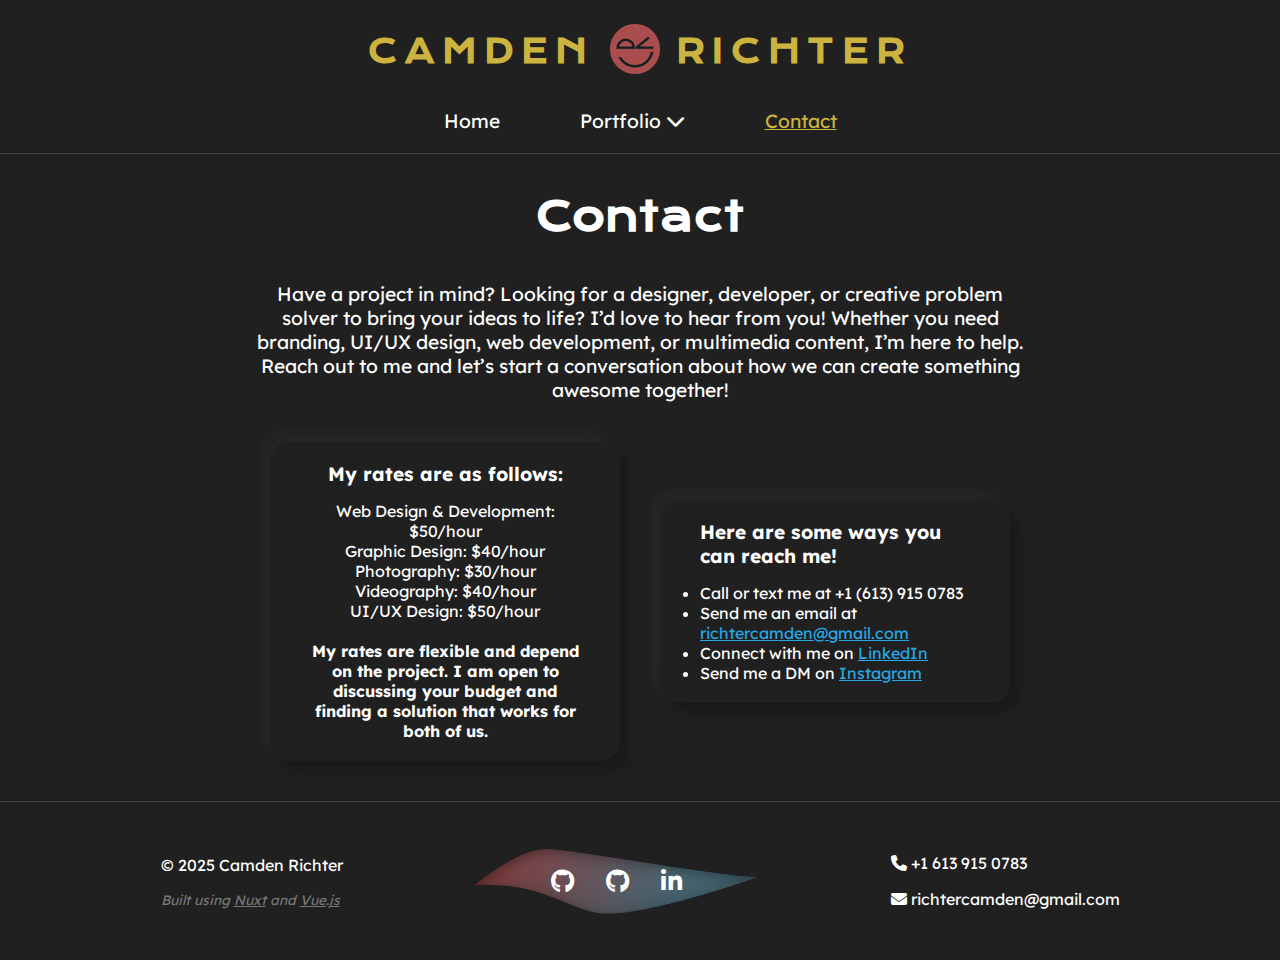
<file: contact/index.html>
<!DOCTYPE html><html  lang="en"><head><meta charset="utf-8">
<meta name="viewport" content="width=device-width, initial-scale=1">
<style id="nuxt-ui-colors">@layer base {
  :root {
  --ui-color-primary-50: var(--color-green-50, oklch(0.982 0.018 155.826));
  --ui-color-primary-100: var(--color-green-100, oklch(0.962 0.044 156.743));
  --ui-color-primary-200: var(--color-green-200, oklch(0.925 0.084 155.995));
  --ui-color-primary-300: var(--color-green-300, oklch(0.871 0.15 154.449));
  --ui-color-primary-400: var(--color-green-400, oklch(0.792 0.209 151.711));
  --ui-color-primary-500: var(--color-green-500, oklch(0.723 0.219 149.579));
  --ui-color-primary-600: var(--color-green-600, oklch(0.627 0.194 149.214));
  --ui-color-primary-700: var(--color-green-700, oklch(0.527 0.154 150.069));
  --ui-color-primary-800: var(--color-green-800, oklch(0.448 0.119 151.328));
  --ui-color-primary-900: var(--color-green-900, oklch(0.393 0.095 152.535));
  --ui-color-primary-950: var(--color-green-950, oklch(0.266 0.065 152.934));
  --ui-color-secondary-50: var(--color-blue-50, oklch(0.97 0.014 254.604));
  --ui-color-secondary-100: var(--color-blue-100, oklch(0.932 0.032 255.585));
  --ui-color-secondary-200: var(--color-blue-200, oklch(0.882 0.059 254.128));
  --ui-color-secondary-300: var(--color-blue-300, oklch(0.809 0.105 251.813));
  --ui-color-secondary-400: var(--color-blue-400, oklch(0.707 0.165 254.624));
  --ui-color-secondary-500: var(--color-blue-500, oklch(0.623 0.214 259.815));
  --ui-color-secondary-600: var(--color-blue-600, oklch(0.546 0.245 262.881));
  --ui-color-secondary-700: var(--color-blue-700, oklch(0.488 0.243 264.376));
  --ui-color-secondary-800: var(--color-blue-800, oklch(0.424 0.199 265.638));
  --ui-color-secondary-900: var(--color-blue-900, oklch(0.379 0.146 265.522));
  --ui-color-secondary-950: var(--color-blue-950, oklch(0.282 0.091 267.935));
  --ui-color-success-50: var(--color-green-50, oklch(0.982 0.018 155.826));
  --ui-color-success-100: var(--color-green-100, oklch(0.962 0.044 156.743));
  --ui-color-success-200: var(--color-green-200, oklch(0.925 0.084 155.995));
  --ui-color-success-300: var(--color-green-300, oklch(0.871 0.15 154.449));
  --ui-color-success-400: var(--color-green-400, oklch(0.792 0.209 151.711));
  --ui-color-success-500: var(--color-green-500, oklch(0.723 0.219 149.579));
  --ui-color-success-600: var(--color-green-600, oklch(0.627 0.194 149.214));
  --ui-color-success-700: var(--color-green-700, oklch(0.527 0.154 150.069));
  --ui-color-success-800: var(--color-green-800, oklch(0.448 0.119 151.328));
  --ui-color-success-900: var(--color-green-900, oklch(0.393 0.095 152.535));
  --ui-color-success-950: var(--color-green-950, oklch(0.266 0.065 152.934));
  --ui-color-info-50: var(--color-blue-50, oklch(0.97 0.014 254.604));
  --ui-color-info-100: var(--color-blue-100, oklch(0.932 0.032 255.585));
  --ui-color-info-200: var(--color-blue-200, oklch(0.882 0.059 254.128));
  --ui-color-info-300: var(--color-blue-300, oklch(0.809 0.105 251.813));
  --ui-color-info-400: var(--color-blue-400, oklch(0.707 0.165 254.624));
  --ui-color-info-500: var(--color-blue-500, oklch(0.623 0.214 259.815));
  --ui-color-info-600: var(--color-blue-600, oklch(0.546 0.245 262.881));
  --ui-color-info-700: var(--color-blue-700, oklch(0.488 0.243 264.376));
  --ui-color-info-800: var(--color-blue-800, oklch(0.424 0.199 265.638));
  --ui-color-info-900: var(--color-blue-900, oklch(0.379 0.146 265.522));
  --ui-color-info-950: var(--color-blue-950, oklch(0.282 0.091 267.935));
  --ui-color-warning-50: var(--color-yellow-50, oklch(0.987 0.026 102.212));
  --ui-color-warning-100: var(--color-yellow-100, oklch(0.973 0.071 103.193));
  --ui-color-warning-200: var(--color-yellow-200, oklch(0.945 0.129 101.54));
  --ui-color-warning-300: var(--color-yellow-300, oklch(0.905 0.182 98.111));
  --ui-color-warning-400: var(--color-yellow-400, oklch(0.852 0.199 91.936));
  --ui-color-warning-500: var(--color-yellow-500, oklch(0.795 0.184 86.047));
  --ui-color-warning-600: var(--color-yellow-600, oklch(0.681 0.162 75.834));
  --ui-color-warning-700: var(--color-yellow-700, oklch(0.554 0.135 66.442));
  --ui-color-warning-800: var(--color-yellow-800, oklch(0.476 0.114 61.907));
  --ui-color-warning-900: var(--color-yellow-900, oklch(0.421 0.095 57.708));
  --ui-color-warning-950: var(--color-yellow-950, oklch(0.286 0.066 53.813));
  --ui-color-error-50: var(--color-red-50, oklch(0.971 0.013 17.38));
  --ui-color-error-100: var(--color-red-100, oklch(0.936 0.032 17.717));
  --ui-color-error-200: var(--color-red-200, oklch(0.885 0.062 18.334));
  --ui-color-error-300: var(--color-red-300, oklch(0.808 0.114 19.571));
  --ui-color-error-400: var(--color-red-400, oklch(0.704 0.191 22.216));
  --ui-color-error-500: var(--color-red-500, oklch(0.637 0.237 25.331));
  --ui-color-error-600: var(--color-red-600, oklch(0.577 0.245 27.325));
  --ui-color-error-700: var(--color-red-700, oklch(0.505 0.213 27.518));
  --ui-color-error-800: var(--color-red-800, oklch(0.444 0.177 26.899));
  --ui-color-error-900: var(--color-red-900, oklch(0.396 0.141 25.723));
  --ui-color-error-950: var(--color-red-950, oklch(0.258 0.092 26.042));
  --ui-color-neutral-50: var(--color-slate-50, oklch(0.984 0.003 247.858));
  --ui-color-neutral-100: var(--color-slate-100, oklch(0.968 0.007 247.896));
  --ui-color-neutral-200: var(--color-slate-200, oklch(0.929 0.013 255.508));
  --ui-color-neutral-300: var(--color-slate-300, oklch(0.869 0.022 252.894));
  --ui-color-neutral-400: var(--color-slate-400, oklch(0.704 0.04 256.788));
  --ui-color-neutral-500: var(--color-slate-500, oklch(0.554 0.046 257.417));
  --ui-color-neutral-600: var(--color-slate-600, oklch(0.446 0.043 257.281));
  --ui-color-neutral-700: var(--color-slate-700, oklch(0.372 0.044 257.287));
  --ui-color-neutral-800: var(--color-slate-800, oklch(0.279 0.041 260.031));
  --ui-color-neutral-900: var(--color-slate-900, oklch(0.208 0.042 265.755));
  --ui-color-neutral-950: var(--color-slate-950, oklch(0.129 0.042 264.695));
  }
  :root, .light {
  --ui-primary: var(--ui-color-primary-500);
  --ui-secondary: var(--ui-color-secondary-500);
  --ui-success: var(--ui-color-success-500);
  --ui-info: var(--ui-color-info-500);
  --ui-warning: var(--ui-color-warning-500);
  --ui-error: var(--ui-color-error-500);
  }
  .dark {
  --ui-primary: var(--ui-color-primary-400);
  --ui-secondary: var(--ui-color-secondary-400);
  --ui-success: var(--ui-color-success-400);
  --ui-info: var(--ui-color-info-400);
  --ui-warning: var(--ui-color-warning-400);
  --ui-error: var(--ui-color-error-400);
  }
}</style>
<title>Camden Richter - Contact</title>
<link rel="stylesheet" href="https://cdnjs.cloudflare.com/ajax/libs/font-awesome/6.7.2/css/all.min.css">
<style>@font-face{font-family:Lexend Deca;src:local("Lexend Deca Variable"),url(/_fonts/K2F1fZFYk-dHSE0UPPuwQ5qoJy_YZ2ONtuQ-Sca8urTKUcfJ1VxnVzXxcrx3h1pV9FcgvU4VwcO5Iig.woff2) format(woff2);font-display:swap;unicode-range:U+0102-0103,U+0110-0111,U+0128-0129,U+0168-0169,U+01A0-01A1,U+01AF-01B0,U+0300-0301,U+0303-0304,U+0308-0309,U+0323,U+0329,U+1EA0-1EF9,U+20AB;font-weight:100 900;font-style:normal}@font-face{font-family:"Lexend Deca Fallback: Arial";src:local("Arial");size-adjust:109.9146%;ascent-override:90.9798%;descent-override:22.7449%;line-gap-override:0%}@font-face{font-family:Lexend Deca;src:local("Lexend Deca Variable"),url(/_fonts/K2F1fZFYk-dHSE0UPPuwQ5qpJy_YZ2ONtuQ-t9PwTYDpVpzAl16Cyi78MMOzFDD8niYTJZS4q0_kBBo.woff2) format(woff2);font-display:swap;unicode-range:U+0100-02BA,U+02BD-02C5,U+02C7-02CC,U+02CE-02D7,U+02DD-02FF,U+0304,U+0308,U+0329,U+1D00-1DBF,U+1E00-1E9F,U+1EF2-1EFF,U+2020,U+20A0-20AB,U+20AD-20C0,U+2113,U+2C60-2C7F,U+A720-A7FF;font-weight:100 900;font-style:normal}@font-face{font-family:Lexend Deca;src:local("Lexend Deca Variable"),url(/_fonts/K2F1fZFYk-dHSE0UPPuwQ5qnJy_YZ2ON-A5rIVigY4wxh_fRrNJ-whcWX6oP398w0TR4IaCZx0zA.woff2) format(woff2);font-display:swap;unicode-range:U+0000-00FF,U+0131,U+0152-0153,U+02BB-02BC,U+02C6,U+02DA,U+02DC,U+0304,U+0308,U+0329,U+2000-206F,U+20AC,U+2122,U+2191,U+2193,U+2212,U+2215,U+FEFF,U+FFFD;font-weight:100 900;font-style:normal}@font-face{font-family:Lexend Deca;src:local("Lexend Deca Thin"),url(/_fonts/K2FifZFYk-dHSE0UPPuwQ7CrD94i-NCKm-U48MxArw-8f3Lq64PoBlYJrTwQ7R89x6_h630FRcHejlRMDszPBk.woff) format(woff);font-display:swap;font-weight:100;font-style:normal}@font-face{font-family:Lexend Deca;src:local("Lexend Deca ExtraLight"),url(/_fonts/K2FifZFYk-dHSE0UPPuwQ7CrD94i-NCKm-U4cM1Arw-oZoUn5BwXxC8ZfX1RbC8VWR4QjVYsSo6tVS9p7_ZgEs.woff) format(woff);font-display:swap;font-weight:200;font-style:normal}@font-face{font-family:Lexend Deca;src:local("Lexend Deca Light"),url(/_fonts/K2FifZFYk-dHSE0UPPuwQ7CrD94i-NCKm-U4rs1Arw-h2R3vfEiuSx5456QkcdA4WeyrKy7Q0bOUcCz9f_tz30.woff) format(woff);font-display:swap;font-weight:300;font-style:normal}@font-face{font-family:Lexend Deca;src:local("Lexend Deca Regular"),local("Lexend Deca"),url(/_fonts/K2FifZFYk-dHSE0UPPuwQ7CrD94i-NCKm-U48M1Arw-e95l117CcuBWDi9Y58xABNef9YC48yCeRxiQ_F1_JVk.woff) format(woff);font-display:swap;font-weight:400;font-style:normal}@font-face{font-family:Lexend Deca;src:local("Lexend Deca Medium"),url(/_fonts/K2FifZFYk-dHSE0UPPuwQ7CrD94i-NCKm-U4ws1Arw-vmiGXE9vbBRLCjgH0S1YQ_HGEHWX3hKnretio3bFWlE.woff) format(woff);font-display:swap;font-weight:500;font-style:normal}@font-face{font-family:Lexend Deca;src:local("Lexend Deca SemiBold"),url(/_fonts/K2FifZFYk-dHSE0UPPuwQ7CrD94i-NCKm-U4LspArw-KHaeqct9_nau_EhhVelxJfqOzjOqdo3nV4ndhZjWNY0.woff) format(woff);font-display:swap;font-weight:600;font-style:normal}@font-face{font-family:Lexend Deca;src:local("Lexend Deca Bold"),url(/_fonts/K2FifZFYk-dHSE0UPPuwQ7CrD94i-NCKm-U4F8pArw-JnkvfIMWem7jEsMoGf_9fdspw0wp3m_Xh_Rp7tiPmws.woff) format(woff);font-display:swap;font-weight:700;font-style:normal}@font-face{font-family:Lexend Deca;src:local("Lexend Deca ExtraBold"),url(/_fonts/K2FifZFYk-dHSE0UPPuwQ7CrD94i-NCKm-U4cMpArw-FV9Zd4__fdbJyAxi8d4C0F_GQ_D7Keol9x2vkjOmwFk.woff) format(woff);font-display:swap;font-weight:800;font-style:normal}@font-face{font-family:Lexend Deca;src:local("Lexend Deca Black"),url(/_fonts/K2FifZFYk-dHSE0UPPuwQ7CrD94i-NCKm-U4WcpArw-PK_z5FRCupXcaBm4ZAQrsBg_LGB2JELGW5fc3wCHgTw.woff) format(woff);font-display:swap;font-weight:900;font-style:normal}@font-face{font-family:Krona One;src:local("Krona One Regular"),local("Krona One"),url(/_fonts/jAnEgHdjHcjgfIb1ZcUyOIWg_8a0Wy2V-MfGXScc0yD_HeQBRDeb3d0CY7yVk53MvbehUaJZREVo.woff2) format(woff2);font-display:swap;unicode-range:U+0100-02BA,U+02BD-02C5,U+02C7-02CC,U+02CE-02D7,U+02DD-02FF,U+0304,U+0308,U+0329,U+1D00-1DBF,U+1E00-1E9F,U+1EF2-1EFF,U+2020,U+20A0-20AB,U+20AD-20C0,U+2113,U+2C60-2C7F,U+A720-A7FF;font-weight:400;font-style:normal}@font-face{font-family:"Krona One Fallback: Arial";src:local("Arial");size-adjust:147.8642%;ascent-override:67.0352%;descent-override:17.5018%;line-gap-override:0%}@font-face{font-family:Krona One;src:local("Krona One Regular"),local("Krona One"),url(/_fonts/jAnEgHdjHcjgfIb1ZcUyNoWg_8a0Ww-nMuCzCb3110ZMVctuFvazDNd3k7wuooRmXvrds84x0Q.woff2) format(woff2);font-display:swap;unicode-range:U+0000-00FF,U+0131,U+0152-0153,U+02BB-02BC,U+02C6,U+02DA,U+02DC,U+0304,U+0308,U+0329,U+2000-206F,U+20AC,U+2122,U+2191,U+2193,U+2212,U+2215,U+FEFF,U+FFFD;font-weight:400;font-style:normal}@font-face{font-family:Krona One;src:local("Krona One Regular"),local("Krona One"),url(/_fonts/jAnEgHdjHcjgfIb1ZcUCMg-1VlMU6valvxmJXnG1IvDAZHB5TA_xNVpfzTiY5xWALs.woff) format(woff);font-display:swap;font-weight:400;font-style:normal}body{background-color:#202020;color:#fff;font-family:Lexend Deca,"Lexend Deca Fallback: Arial",sans-serif;margin:0;padding:0}h1{font-family:Krona One,"Krona One Fallback: Arial",sans-serif}main{align-items:center;display:flex;flex-direction:column;margin:10px 250px}main h1{font-size:2.5em;margin-bottom:40px}hr{background:#444;border:0;height:1px;margin:20px 0 0}a{color:#27a8e4}a:visited{color:#27e4d4}@media (max-width:1200px){main{margin:10px 150px}}@media (max-width:768px){main{margin:10px 50px}}</style>
<style>@font-face{font-family:Krona One;src:local("Krona One Regular"),local("Krona One"),url(/_fonts/jAnEgHdjHcjgfIb1ZcUyOIWg_8a0Wy2V-MfGXScc0yD_HeQBRDeb3d0CY7yVk53MvbehUaJZREVo.woff2) format(woff2);font-display:swap;unicode-range:U+0100-02BA,U+02BD-02C5,U+02C7-02CC,U+02CE-02D7,U+02DD-02FF,U+0304,U+0308,U+0329,U+1D00-1DBF,U+1E00-1E9F,U+1EF2-1EFF,U+2020,U+20A0-20AB,U+20AD-20C0,U+2113,U+2C60-2C7F,U+A720-A7FF;font-weight:400;font-style:normal}@font-face{font-family:"Krona One Fallback: Arial";src:local("Arial");size-adjust:147.8642%;ascent-override:67.0352%;descent-override:17.5018%;line-gap-override:0%}@font-face{font-family:Krona One;src:local("Krona One Regular"),local("Krona One"),url(/_fonts/jAnEgHdjHcjgfIb1ZcUyNoWg_8a0Ww-nMuCzCb3110ZMVctuFvazDNd3k7wuooRmXvrds84x0Q.woff2) format(woff2);font-display:swap;unicode-range:U+0000-00FF,U+0131,U+0152-0153,U+02BB-02BC,U+02C6,U+02DA,U+02DC,U+0304,U+0308,U+0329,U+2000-206F,U+20AC,U+2122,U+2191,U+2193,U+2212,U+2215,U+FEFF,U+FFFD;font-weight:400;font-style:normal}@font-face{font-family:Krona One;src:local("Krona One Regular"),local("Krona One"),url(/_fonts/jAnEgHdjHcjgfIb1ZcUCMg-1VlMU6valvxmJXnG1IvDAZHB5TA_xNVpfzTiY5xWALs.woff) format(woff);font-display:swap;font-weight:400;font-style:normal}nav[data-v-1360c641]{margin-top:10px}.branding[data-v-1360c641]{align-items:center;color:#ccb33f;display:flex;flex-direction:row;font-family:Krona One,"Krona One Fallback: Arial",sans-serif;gap:1rem;justify-content:center;letter-spacing:.5em;text-decoration:none;-webkit-user-select:none;-moz-user-select:none;user-select:none}#logo[data-v-1360c641],#logo[data-v-1360c641]:hover{transition:all .3s ease 0s}#logo[data-v-1360c641]:hover{scale:1.1}#main-menu[data-v-1360c641]{display:flex;flex-direction:row;gap:5rem;justify-content:center;list-style-type:none;margin:15px 0 0;padding:0}#main-menu li a[data-v-1360c641]{color:#fff;font-size:1.2rem;text-decoration:none;transition:all .3s ease 0s}#main-menu li a[data-v-1360c641]:active,#main-menu li a[data-v-1360c641]:focus,#main-menu li a[data-v-1360c641]:hover{color:#ccb33f;transition:all .3s ease 0s}#main-menu li a.router-link-active[data-v-1360c641],#pf-link.child-active[data-v-1360c641]{color:#ccb33f;text-decoration:underline}#sub-menu[data-v-1360c641]{background-color:#202020;border-radius:20px;box-shadow:10px 10px 10px #1a1a1a,-10px -10px 10px #262626;display:none;font-size:1rem;gap:3rem;list-style-type:none;margin:15px auto;max-width:-moz-fit-content;max-width:fit-content;padding:20px}#sub-menu li a[data-v-1360c641]{color:#fff;text-decoration:none;transition:all .3s ease 0s}#sub-menu li a[data-v-1360c641]:active,#sub-menu li a[data-v-1360c641]:focus,#sub-menu li a[data-v-1360c641]:hover{color:#ccb33f;transition:all .3s ease 0s}#sub-menu li a.router-link-active[data-v-1360c641]{color:#ccb33f;text-decoration:underline}@media (max-width:500px){.branding[data-v-1360c641]{display:grid;gap:0 .8rem;grid-template-areas:"logo logo first-name" "logo logo last-name";justify-content:left;padding-left:20px}#logo[data-v-1360c641]{grid-area:logo}#logo img[data-v-1360c641]{height:60px;width:60px}#first-name[data-v-1360c641]{grid-area:first-name}#first-name[data-v-1360c641],#last-name[data-v-1360c641]{line-height:.1em;margin:.1 0}#last-name[data-v-1360c641]{grid-area:last-name}#main-menu[data-v-1360c641]{align-items:center;display:flex;flex-direction:column;gap:1rem}.fa-chevron-down[data-v-1360c641],.fa-chevron-up[data-v-1360c641]{display:none}#sub-menu[data-v-1360c641]{align-items:center;display:flex!important;flex-direction:column;gap:1rem}}@media (max-width:400px){#logo img[data-v-1360c641]{height:45px;width:45px}#first-name[data-v-1360c641],#last-name[data-v-1360c641]{font-size:1rem}}</style>
<style>.info[data-v-9a133bc9]{color:#fff;font-size:1.2em;font-weight:medium;margin:0 0 20px;padding:0;text-align:center}.blocks[data-v-9a133bc9]{display:grid;grid-template-columns:repeat(2,1fr);grid-gap:40px;align-items:center;margin:20px auto;padding:0 20px}ul[data-v-9a133bc9]{background-color:#202020;border-radius:20px;box-shadow:10px 10px 10px #1a1a1a,-10px -10px 10px #262626;height:-moz-fit-content;height:fit-content;margin:0 auto;padding:20px 40px}ul p[data-v-9a133bc9]{color:#fff;font-size:1.2em;font-weight:700;margin:0 0 15px;padding:0}.rates[data-v-9a133bc9]{list-style-type:none;text-align:center}.rate-info[data-v-9a133bc9]{color:#fff;font-size:1em;font-weight:medium;margin:0;padding:0}@media (max-width:1150px){.blocks[data-v-9a133bc9]{grid-template-columns:1fr}.blocks ul[data-v-9a133bc9]{margin:0 auto;padding:20px}}</style>
<style>footer[data-v-390ce882]{align-items:center;display:flex;justify-content:space-evenly;padding:2rem}.attribution a[data-v-390ce882]{color:#777;transition:all .3s ease 0s}.attribution a[data-v-390ce882]:active,.attribution a[data-v-390ce882]:focus,.attribution a[data-v-390ce882]:hover,.social-media a[data-v-390ce882]:active,.social-media a[data-v-390ce882]:focus,.social-media a[data-v-390ce882]:hover{color:#ccb33f;transition:all .3s ease 0s}.subtext[data-v-390ce882]{color:#777;font-size:.85rem;font-style:italic}.social-media[data-v-390ce882]{background-image:url(/img/swoosh.svg);background-position:50%;background-repeat:no-repeat;background-size:contain;display:flex;gap:2rem;padding:2rem 5rem}.social-media a[data-v-390ce882]{font-size:1.5rem;transition:all .3s ease 0s}.contact-info a[data-v-390ce882],.social-media a[data-v-390ce882]{color:#fff;text-decoration:none}@media (max-width:750px){footer[data-v-390ce882]{flex-direction:column;gap:1rem}}</style>
<link rel="stylesheet" href="/_nuxt/entry.CRsMp4qs.css" crossorigin>
<link rel="preload" as="fetch" crossorigin="anonymous" href="/contact/_payload.json?015453a6-6c24-4459-b6af-c7da86a44914">
<link rel="modulepreload" as="script" crossorigin href="/_nuxt/DekIAo6A.js">
<link rel="modulepreload" as="script" crossorigin href="/_nuxt/Bk4kWhAQ.js">
<link rel="preload" as="fetch" fetchpriority="low" crossorigin="anonymous" href="/_nuxt/builds/meta/015453a6-6c24-4459-b6af-c7da86a44914.json">
<link rel="prefetch" as="script" crossorigin href="/_nuxt/CRCmbUy5.js">
<link rel="prefetch" as="script" crossorigin href="/_nuxt/vPopPJP5.js">
<link rel="icon" type="image/x-icon" href="/favicon.ico">
<meta name="lang" content="en">
<meta property="og:title" content="Camden Richter - Contact">
<meta name="twitter:title" content="Camden Richter - Contact">
<meta name="icon" content="/img/logo.png">
<meta name="image" content="/img/logo.png">
<meta property="og:image" content="/img/logo.png">
<meta name="twitter:image" content="/img/logo.png">
<meta name="description" content="Camden Richter is a web developer and multimedia designer based in Ottawa, Ontario.">
<meta property="og:description" content="Camden Richter is a web developer and multimedia designer based in Ottawa, Ontario.">
<meta name="twitter:description" content="Camden Richter is a web developer and multimedia designer based in Ottawa, Ontario.">
<meta name="url" content="https://camdenrichter.com/contact">
<meta property="og:url" content="https://camdenrichter.com/contact">
<meta name="keywords" content="web developer, multimedia designer, Ottawa, Canada, portfolio, media design, web design, web development, multimedia, design, Camden Richter, photography, videography">
<meta name="twitter:card" content="summary_small_image">
<script type="module" src="/_nuxt/DekIAo6A.js" crossorigin></script><script>"use strict";(()=>{const t=window,e=document.documentElement,c=["dark","light"],n=getStorageValue("localStorage","nuxt-color-mode")||"system";let i=n==="system"?u():n;const r=e.getAttribute("data-color-mode-forced");r&&(i=r),l(i),t["__NUXT_COLOR_MODE__"]={preference:n,value:i,getColorScheme:u,addColorScheme:l,removeColorScheme:d};function l(o){const s=""+o+"",a="";e.classList?e.classList.add(s):e.className+=" "+s,a&&e.setAttribute("data-"+a,o)}function d(o){const s=""+o+"",a="";e.classList?e.classList.remove(s):e.className=e.className.replace(new RegExp(s,"g"),""),a&&e.removeAttribute("data-"+a)}function f(o){return t.matchMedia("(prefers-color-scheme"+o+")")}function u(){if(t.matchMedia&&f("").media!=="not all"){for(const o of c)if(f(":"+o).matches)return o}return"light"}})();function getStorageValue(t,e){switch(t){case"localStorage":return window.localStorage.getItem(e);case"sessionStorage":return window.sessionStorage.getItem(e);case"cookie":return getCookie(e);default:return null}}function getCookie(t){const c=("; "+window.document.cookie).split("; "+t+"=");if(c.length===2)return c.pop()?.split(";").shift()}</script></head><body><div id="__nuxt" class="isolate"><!--[--><!--[--><nav data-v-1360c641><div class="branding" data-v-1360c641><h1 id="first-name" data-v-1360c641>CAMDEN</h1><a href="/" class="" id="logo" data-v-1360c641><img src="/_ipx/q_85&amp;s_50x50/img/logo.png" onerror="this.setAttribute(&#39;data-error&#39;, 1)" width="50" height="50" alt="Logo" data-nuxt-img srcset="/_ipx/q_85&amp;s_50x50/img/logo.png 1x, /_ipx/q_85&amp;s_100x100/img/logo.png 2x" data-v-1360c641></a><h1 id="last-name" data-v-1360c641>RICHTER</h1></div><ul id="main-menu" data-v-1360c641><li data-v-1360c641><a href="/" class="" data-v-1360c641>Home</a></li><li data-v-1360c641><a href="/portfolio" class="" id="pf-link" data-v-1360c641>Portfolio <i class="fa-solid fa-chevron-down" data-v-1360c641></i><!----></a></li><li data-v-1360c641><a aria-current="page" href="/contact" class="router-link-active router-link-exact-active" data-v-1360c641>Contact</a></li></ul><ul id="sub-menu" data-v-1360c641><li data-v-1360c641><a href="/web" class="" data-v-1360c641>Web Design &amp; Development</a></li><li data-v-1360c641><a href="/graphics" class="" data-v-1360c641>Graphic Design</a></li><li data-v-1360c641><a href="/photo" class="" data-v-1360c641>Photo</a></li><li data-v-1360c641><a href="/video" class="" data-v-1360c641>Video</a></li></ul></nav><hr data-v-1360c641><!--]--><main data-v-9a133bc9><h1 data-v-9a133bc9>Contact</h1><p class="info" data-v-9a133bc9>Have a project in mind? Looking for a designer, developer, or creative problem solver to bring your ideas to life? I’d love to hear from you! Whether you need branding, UI/UX design, web development, or multimedia content, I’m here to help. <br data-v-9a133bc9> Reach out to me and let’s start a conversation about how we can create something awesome together! </p><div class="blocks" data-v-9a133bc9><ul class="rates" data-v-9a133bc9><p data-v-9a133bc9>My rates are as follows:</p><li data-v-9a133bc9>Web Design &amp; Development: $50/hour</li><li data-v-9a133bc9>Graphic Design: $40/hour</li><li data-v-9a133bc9>Photography: $30/hour</li><li data-v-9a133bc9>Videography: $40/hour</li><li data-v-9a133bc9>UI/UX Design: $50/hour</li><br data-v-9a133bc9><p class="rate-info" data-v-9a133bc9>My rates are flexible and depend on the project. I am open to discussing your budget and finding a solution that works for both of us.</p></ul><ul data-v-9a133bc9><p data-v-9a133bc9>Here are some ways you can reach me!</p><li data-v-9a133bc9>Call or text me at +1 (613) 915 0783</li><li data-v-9a133bc9>Send me an email at <a href="mailto: richtercamden@gmail.com" target="_blank" rel="noopener noreferrer" data-v-9a133bc9>richtercamden@gmail.com</a></li><li data-v-9a133bc9>Connect with me on <a href="https://www.linkedin.com/in/camdenrichter/" target="_blank" rel="noopener noreferrer" data-v-9a133bc9>LinkedIn</a></li><li data-v-9a133bc9>Send me a DM on <a href="https://www.instagram.com/irlac_design/" data-v-9a133bc9>Instagram</a></li></ul></div></main><!--[--><hr data-v-390ce882><footer data-v-390ce882><div class="attribution" data-v-390ce882><p data-v-390ce882>© 2025 Camden Richter</p><p class="subtext" data-v-390ce882>Built using <a href="https://nuxt.com/" data-v-390ce882>Nuxt</a> and <a href="https://vuejs.org/" data-v-390ce882>Vue.js</a></p></div><div class="social-media" data-v-390ce882><a href="https://github.com/irlac" target="_blank" rel="noopener noreferrer" data-v-390ce882><i class="fa-brands fa-github" data-v-390ce882></i></a><a href="https://github.com/rich0896" target="_blank" rel="noopener noreferrer" data-v-390ce882><i class="fa-brands fa-github" data-v-390ce882></i></a><a href="https://www.linkedin.com/in/camdenrichter/" target="_blank" rel="noopener noreferrer" data-v-390ce882><i class="fa-brands fa-linkedin-in" data-v-390ce882></i></a></div><div class="contact-info" data-v-390ce882><p data-v-390ce882><i class="fa-solid fa-phone" data-v-390ce882></i> +1 613 915 0783</p><p data-v-390ce882><a href="mailto:richtercamden@gmail.com" target="_blank" rel="noopener noreferrer" data-v-390ce882><i class="fa-solid fa-envelope" data-v-390ce882></i> richtercamden@gmail.com</a></p></div></footer><!--]--><!--]--></div><div id="teleports"></div><script type="application/json" data-nuxt-data="nuxt-app" data-ssr="true" id="__NUXT_DATA__" data-src="/contact/_payload.json?015453a6-6c24-4459-b6af-c7da86a44914">[{"state":1,"once":7,"_errors":8,"serverRendered":5,"path":10,"prerenderedAt":11},["Reactive",2],{"$scolor-mode":3},{"preference":4,"value":4,"unknown":5,"forced":6},"system",true,false,["Set"],["ShallowReactive",9],{},"/contact",1744004112217]</script>
<script>window.__NUXT__={};window.__NUXT__.config={public:{},app:{baseURL:"/",buildId:"015453a6-6c24-4459-b6af-c7da86a44914",buildAssetsDir:"/_nuxt/",cdnURL:""}}</script></body></html>
</file>
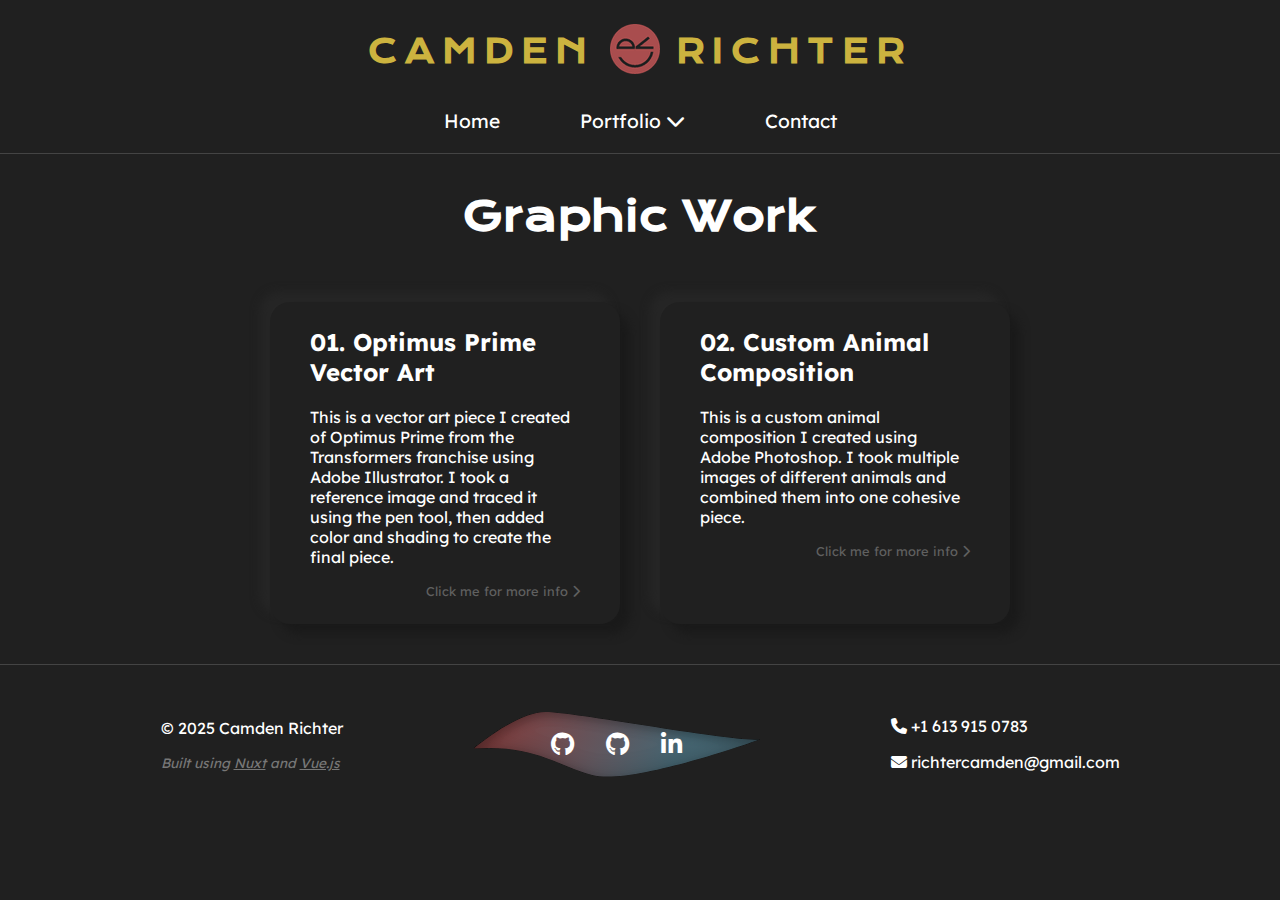
<file: graphics/index.html>
<!DOCTYPE html><html  lang="en"><head><meta charset="utf-8">
<meta name="viewport" content="width=device-width, initial-scale=1">
<style id="nuxt-ui-colors">@layer base {
  :root {
  --ui-color-primary-50: var(--color-green-50, oklch(0.982 0.018 155.826));
  --ui-color-primary-100: var(--color-green-100, oklch(0.962 0.044 156.743));
  --ui-color-primary-200: var(--color-green-200, oklch(0.925 0.084 155.995));
  --ui-color-primary-300: var(--color-green-300, oklch(0.871 0.15 154.449));
  --ui-color-primary-400: var(--color-green-400, oklch(0.792 0.209 151.711));
  --ui-color-primary-500: var(--color-green-500, oklch(0.723 0.219 149.579));
  --ui-color-primary-600: var(--color-green-600, oklch(0.627 0.194 149.214));
  --ui-color-primary-700: var(--color-green-700, oklch(0.527 0.154 150.069));
  --ui-color-primary-800: var(--color-green-800, oklch(0.448 0.119 151.328));
  --ui-color-primary-900: var(--color-green-900, oklch(0.393 0.095 152.535));
  --ui-color-primary-950: var(--color-green-950, oklch(0.266 0.065 152.934));
  --ui-color-secondary-50: var(--color-blue-50, oklch(0.97 0.014 254.604));
  --ui-color-secondary-100: var(--color-blue-100, oklch(0.932 0.032 255.585));
  --ui-color-secondary-200: var(--color-blue-200, oklch(0.882 0.059 254.128));
  --ui-color-secondary-300: var(--color-blue-300, oklch(0.809 0.105 251.813));
  --ui-color-secondary-400: var(--color-blue-400, oklch(0.707 0.165 254.624));
  --ui-color-secondary-500: var(--color-blue-500, oklch(0.623 0.214 259.815));
  --ui-color-secondary-600: var(--color-blue-600, oklch(0.546 0.245 262.881));
  --ui-color-secondary-700: var(--color-blue-700, oklch(0.488 0.243 264.376));
  --ui-color-secondary-800: var(--color-blue-800, oklch(0.424 0.199 265.638));
  --ui-color-secondary-900: var(--color-blue-900, oklch(0.379 0.146 265.522));
  --ui-color-secondary-950: var(--color-blue-950, oklch(0.282 0.091 267.935));
  --ui-color-success-50: var(--color-green-50, oklch(0.982 0.018 155.826));
  --ui-color-success-100: var(--color-green-100, oklch(0.962 0.044 156.743));
  --ui-color-success-200: var(--color-green-200, oklch(0.925 0.084 155.995));
  --ui-color-success-300: var(--color-green-300, oklch(0.871 0.15 154.449));
  --ui-color-success-400: var(--color-green-400, oklch(0.792 0.209 151.711));
  --ui-color-success-500: var(--color-green-500, oklch(0.723 0.219 149.579));
  --ui-color-success-600: var(--color-green-600, oklch(0.627 0.194 149.214));
  --ui-color-success-700: var(--color-green-700, oklch(0.527 0.154 150.069));
  --ui-color-success-800: var(--color-green-800, oklch(0.448 0.119 151.328));
  --ui-color-success-900: var(--color-green-900, oklch(0.393 0.095 152.535));
  --ui-color-success-950: var(--color-green-950, oklch(0.266 0.065 152.934));
  --ui-color-info-50: var(--color-blue-50, oklch(0.97 0.014 254.604));
  --ui-color-info-100: var(--color-blue-100, oklch(0.932 0.032 255.585));
  --ui-color-info-200: var(--color-blue-200, oklch(0.882 0.059 254.128));
  --ui-color-info-300: var(--color-blue-300, oklch(0.809 0.105 251.813));
  --ui-color-info-400: var(--color-blue-400, oklch(0.707 0.165 254.624));
  --ui-color-info-500: var(--color-blue-500, oklch(0.623 0.214 259.815));
  --ui-color-info-600: var(--color-blue-600, oklch(0.546 0.245 262.881));
  --ui-color-info-700: var(--color-blue-700, oklch(0.488 0.243 264.376));
  --ui-color-info-800: var(--color-blue-800, oklch(0.424 0.199 265.638));
  --ui-color-info-900: var(--color-blue-900, oklch(0.379 0.146 265.522));
  --ui-color-info-950: var(--color-blue-950, oklch(0.282 0.091 267.935));
  --ui-color-warning-50: var(--color-yellow-50, oklch(0.987 0.026 102.212));
  --ui-color-warning-100: var(--color-yellow-100, oklch(0.973 0.071 103.193));
  --ui-color-warning-200: var(--color-yellow-200, oklch(0.945 0.129 101.54));
  --ui-color-warning-300: var(--color-yellow-300, oklch(0.905 0.182 98.111));
  --ui-color-warning-400: var(--color-yellow-400, oklch(0.852 0.199 91.936));
  --ui-color-warning-500: var(--color-yellow-500, oklch(0.795 0.184 86.047));
  --ui-color-warning-600: var(--color-yellow-600, oklch(0.681 0.162 75.834));
  --ui-color-warning-700: var(--color-yellow-700, oklch(0.554 0.135 66.442));
  --ui-color-warning-800: var(--color-yellow-800, oklch(0.476 0.114 61.907));
  --ui-color-warning-900: var(--color-yellow-900, oklch(0.421 0.095 57.708));
  --ui-color-warning-950: var(--color-yellow-950, oklch(0.286 0.066 53.813));
  --ui-color-error-50: var(--color-red-50, oklch(0.971 0.013 17.38));
  --ui-color-error-100: var(--color-red-100, oklch(0.936 0.032 17.717));
  --ui-color-error-200: var(--color-red-200, oklch(0.885 0.062 18.334));
  --ui-color-error-300: var(--color-red-300, oklch(0.808 0.114 19.571));
  --ui-color-error-400: var(--color-red-400, oklch(0.704 0.191 22.216));
  --ui-color-error-500: var(--color-red-500, oklch(0.637 0.237 25.331));
  --ui-color-error-600: var(--color-red-600, oklch(0.577 0.245 27.325));
  --ui-color-error-700: var(--color-red-700, oklch(0.505 0.213 27.518));
  --ui-color-error-800: var(--color-red-800, oklch(0.444 0.177 26.899));
  --ui-color-error-900: var(--color-red-900, oklch(0.396 0.141 25.723));
  --ui-color-error-950: var(--color-red-950, oklch(0.258 0.092 26.042));
  --ui-color-neutral-50: var(--color-slate-50, oklch(0.984 0.003 247.858));
  --ui-color-neutral-100: var(--color-slate-100, oklch(0.968 0.007 247.896));
  --ui-color-neutral-200: var(--color-slate-200, oklch(0.929 0.013 255.508));
  --ui-color-neutral-300: var(--color-slate-300, oklch(0.869 0.022 252.894));
  --ui-color-neutral-400: var(--color-slate-400, oklch(0.704 0.04 256.788));
  --ui-color-neutral-500: var(--color-slate-500, oklch(0.554 0.046 257.417));
  --ui-color-neutral-600: var(--color-slate-600, oklch(0.446 0.043 257.281));
  --ui-color-neutral-700: var(--color-slate-700, oklch(0.372 0.044 257.287));
  --ui-color-neutral-800: var(--color-slate-800, oklch(0.279 0.041 260.031));
  --ui-color-neutral-900: var(--color-slate-900, oklch(0.208 0.042 265.755));
  --ui-color-neutral-950: var(--color-slate-950, oklch(0.129 0.042 264.695));
  }
  :root, .light {
  --ui-primary: var(--ui-color-primary-500);
  --ui-secondary: var(--ui-color-secondary-500);
  --ui-success: var(--ui-color-success-500);
  --ui-info: var(--ui-color-info-500);
  --ui-warning: var(--ui-color-warning-500);
  --ui-error: var(--ui-color-error-500);
  }
  .dark {
  --ui-primary: var(--ui-color-primary-400);
  --ui-secondary: var(--ui-color-secondary-400);
  --ui-success: var(--ui-color-success-400);
  --ui-info: var(--ui-color-info-400);
  --ui-warning: var(--ui-color-warning-400);
  --ui-error: var(--ui-color-error-400);
  }
}</style>
<title>Camden Richter - Graphics</title>
<link rel="stylesheet" href="https://cdnjs.cloudflare.com/ajax/libs/font-awesome/6.7.2/css/all.min.css">
<style>@font-face{font-family:Lexend Deca;src:local("Lexend Deca Variable"),url(/_fonts/K2F1fZFYk-dHSE0UPPuwQ5qoJy_YZ2ONtuQ-Sca8urTKUcfJ1VxnVzXxcrx3h1pV9FcgvU4VwcO5Iig.woff2) format(woff2);font-display:swap;unicode-range:U+0102-0103,U+0110-0111,U+0128-0129,U+0168-0169,U+01A0-01A1,U+01AF-01B0,U+0300-0301,U+0303-0304,U+0308-0309,U+0323,U+0329,U+1EA0-1EF9,U+20AB;font-weight:100 900;font-style:normal}@font-face{font-family:"Lexend Deca Fallback: Arial";src:local("Arial");size-adjust:109.9146%;ascent-override:90.9798%;descent-override:22.7449%;line-gap-override:0%}@font-face{font-family:Lexend Deca;src:local("Lexend Deca Variable"),url(/_fonts/K2F1fZFYk-dHSE0UPPuwQ5qpJy_YZ2ONtuQ-t9PwTYDpVpzAl16Cyi78MMOzFDD8niYTJZS4q0_kBBo.woff2) format(woff2);font-display:swap;unicode-range:U+0100-02BA,U+02BD-02C5,U+02C7-02CC,U+02CE-02D7,U+02DD-02FF,U+0304,U+0308,U+0329,U+1D00-1DBF,U+1E00-1E9F,U+1EF2-1EFF,U+2020,U+20A0-20AB,U+20AD-20C0,U+2113,U+2C60-2C7F,U+A720-A7FF;font-weight:100 900;font-style:normal}@font-face{font-family:Lexend Deca;src:local("Lexend Deca Variable"),url(/_fonts/K2F1fZFYk-dHSE0UPPuwQ5qnJy_YZ2ON-A5rIVigY4wxh_fRrNJ-whcWX6oP398w0TR4IaCZx0zA.woff2) format(woff2);font-display:swap;unicode-range:U+0000-00FF,U+0131,U+0152-0153,U+02BB-02BC,U+02C6,U+02DA,U+02DC,U+0304,U+0308,U+0329,U+2000-206F,U+20AC,U+2122,U+2191,U+2193,U+2212,U+2215,U+FEFF,U+FFFD;font-weight:100 900;font-style:normal}@font-face{font-family:Lexend Deca;src:local("Lexend Deca Thin"),url(/_fonts/K2FifZFYk-dHSE0UPPuwQ7CrD94i-NCKm-U48MxArw-8f3Lq64PoBlYJrTwQ7R89x6_h630FRcHejlRMDszPBk.woff) format(woff);font-display:swap;font-weight:100;font-style:normal}@font-face{font-family:Lexend Deca;src:local("Lexend Deca ExtraLight"),url(/_fonts/K2FifZFYk-dHSE0UPPuwQ7CrD94i-NCKm-U4cM1Arw-oZoUn5BwXxC8ZfX1RbC8VWR4QjVYsSo6tVS9p7_ZgEs.woff) format(woff);font-display:swap;font-weight:200;font-style:normal}@font-face{font-family:Lexend Deca;src:local("Lexend Deca Light"),url(/_fonts/K2FifZFYk-dHSE0UPPuwQ7CrD94i-NCKm-U4rs1Arw-h2R3vfEiuSx5456QkcdA4WeyrKy7Q0bOUcCz9f_tz30.woff) format(woff);font-display:swap;font-weight:300;font-style:normal}@font-face{font-family:Lexend Deca;src:local("Lexend Deca Regular"),local("Lexend Deca"),url(/_fonts/K2FifZFYk-dHSE0UPPuwQ7CrD94i-NCKm-U48M1Arw-e95l117CcuBWDi9Y58xABNef9YC48yCeRxiQ_F1_JVk.woff) format(woff);font-display:swap;font-weight:400;font-style:normal}@font-face{font-family:Lexend Deca;src:local("Lexend Deca Medium"),url(/_fonts/K2FifZFYk-dHSE0UPPuwQ7CrD94i-NCKm-U4ws1Arw-vmiGXE9vbBRLCjgH0S1YQ_HGEHWX3hKnretio3bFWlE.woff) format(woff);font-display:swap;font-weight:500;font-style:normal}@font-face{font-family:Lexend Deca;src:local("Lexend Deca SemiBold"),url(/_fonts/K2FifZFYk-dHSE0UPPuwQ7CrD94i-NCKm-U4LspArw-KHaeqct9_nau_EhhVelxJfqOzjOqdo3nV4ndhZjWNY0.woff) format(woff);font-display:swap;font-weight:600;font-style:normal}@font-face{font-family:Lexend Deca;src:local("Lexend Deca Bold"),url(/_fonts/K2FifZFYk-dHSE0UPPuwQ7CrD94i-NCKm-U4F8pArw-JnkvfIMWem7jEsMoGf_9fdspw0wp3m_Xh_Rp7tiPmws.woff) format(woff);font-display:swap;font-weight:700;font-style:normal}@font-face{font-family:Lexend Deca;src:local("Lexend Deca ExtraBold"),url(/_fonts/K2FifZFYk-dHSE0UPPuwQ7CrD94i-NCKm-U4cMpArw-FV9Zd4__fdbJyAxi8d4C0F_GQ_D7Keol9x2vkjOmwFk.woff) format(woff);font-display:swap;font-weight:800;font-style:normal}@font-face{font-family:Lexend Deca;src:local("Lexend Deca Black"),url(/_fonts/K2FifZFYk-dHSE0UPPuwQ7CrD94i-NCKm-U4WcpArw-PK_z5FRCupXcaBm4ZAQrsBg_LGB2JELGW5fc3wCHgTw.woff) format(woff);font-display:swap;font-weight:900;font-style:normal}@font-face{font-family:Krona One;src:local("Krona One Regular"),local("Krona One"),url(/_fonts/jAnEgHdjHcjgfIb1ZcUyOIWg_8a0Wy2V-MfGXScc0yD_HeQBRDeb3d0CY7yVk53MvbehUaJZREVo.woff2) format(woff2);font-display:swap;unicode-range:U+0100-02BA,U+02BD-02C5,U+02C7-02CC,U+02CE-02D7,U+02DD-02FF,U+0304,U+0308,U+0329,U+1D00-1DBF,U+1E00-1E9F,U+1EF2-1EFF,U+2020,U+20A0-20AB,U+20AD-20C0,U+2113,U+2C60-2C7F,U+A720-A7FF;font-weight:400;font-style:normal}@font-face{font-family:"Krona One Fallback: Arial";src:local("Arial");size-adjust:147.8642%;ascent-override:67.0352%;descent-override:17.5018%;line-gap-override:0%}@font-face{font-family:Krona One;src:local("Krona One Regular"),local("Krona One"),url(/_fonts/jAnEgHdjHcjgfIb1ZcUyNoWg_8a0Ww-nMuCzCb3110ZMVctuFvazDNd3k7wuooRmXvrds84x0Q.woff2) format(woff2);font-display:swap;unicode-range:U+0000-00FF,U+0131,U+0152-0153,U+02BB-02BC,U+02C6,U+02DA,U+02DC,U+0304,U+0308,U+0329,U+2000-206F,U+20AC,U+2122,U+2191,U+2193,U+2212,U+2215,U+FEFF,U+FFFD;font-weight:400;font-style:normal}@font-face{font-family:Krona One;src:local("Krona One Regular"),local("Krona One"),url(/_fonts/jAnEgHdjHcjgfIb1ZcUCMg-1VlMU6valvxmJXnG1IvDAZHB5TA_xNVpfzTiY5xWALs.woff) format(woff);font-display:swap;font-weight:400;font-style:normal}body{background-color:#202020;color:#fff;font-family:Lexend Deca,"Lexend Deca Fallback: Arial",sans-serif;margin:0;padding:0}h1{font-family:Krona One,"Krona One Fallback: Arial",sans-serif}main{align-items:center;display:flex;flex-direction:column;margin:10px 250px}main h1{font-size:2.5em;margin-bottom:40px}hr{background:#444;border:0;height:1px;margin:20px 0 0}a{color:#27a8e4}a:visited{color:#27e4d4}@media (max-width:1200px){main{margin:10px 150px}}@media (max-width:768px){main{margin:10px 50px}}</style>
<style>@font-face{font-family:Krona One;src:local("Krona One Regular"),local("Krona One"),url(/_fonts/jAnEgHdjHcjgfIb1ZcUyOIWg_8a0Wy2V-MfGXScc0yD_HeQBRDeb3d0CY7yVk53MvbehUaJZREVo.woff2) format(woff2);font-display:swap;unicode-range:U+0100-02BA,U+02BD-02C5,U+02C7-02CC,U+02CE-02D7,U+02DD-02FF,U+0304,U+0308,U+0329,U+1D00-1DBF,U+1E00-1E9F,U+1EF2-1EFF,U+2020,U+20A0-20AB,U+20AD-20C0,U+2113,U+2C60-2C7F,U+A720-A7FF;font-weight:400;font-style:normal}@font-face{font-family:"Krona One Fallback: Arial";src:local("Arial");size-adjust:147.8642%;ascent-override:67.0352%;descent-override:17.5018%;line-gap-override:0%}@font-face{font-family:Krona One;src:local("Krona One Regular"),local("Krona One"),url(/_fonts/jAnEgHdjHcjgfIb1ZcUyNoWg_8a0Ww-nMuCzCb3110ZMVctuFvazDNd3k7wuooRmXvrds84x0Q.woff2) format(woff2);font-display:swap;unicode-range:U+0000-00FF,U+0131,U+0152-0153,U+02BB-02BC,U+02C6,U+02DA,U+02DC,U+0304,U+0308,U+0329,U+2000-206F,U+20AC,U+2122,U+2191,U+2193,U+2212,U+2215,U+FEFF,U+FFFD;font-weight:400;font-style:normal}@font-face{font-family:Krona One;src:local("Krona One Regular"),local("Krona One"),url(/_fonts/jAnEgHdjHcjgfIb1ZcUCMg-1VlMU6valvxmJXnG1IvDAZHB5TA_xNVpfzTiY5xWALs.woff) format(woff);font-display:swap;font-weight:400;font-style:normal}nav[data-v-1360c641]{margin-top:10px}.branding[data-v-1360c641]{align-items:center;color:#ccb33f;display:flex;flex-direction:row;font-family:Krona One,"Krona One Fallback: Arial",sans-serif;gap:1rem;justify-content:center;letter-spacing:.5em;text-decoration:none;-webkit-user-select:none;-moz-user-select:none;user-select:none}#logo[data-v-1360c641],#logo[data-v-1360c641]:hover{transition:all .3s ease 0s}#logo[data-v-1360c641]:hover{scale:1.1}#main-menu[data-v-1360c641]{display:flex;flex-direction:row;gap:5rem;justify-content:center;list-style-type:none;margin:15px 0 0;padding:0}#main-menu li a[data-v-1360c641]{color:#fff;font-size:1.2rem;text-decoration:none;transition:all .3s ease 0s}#main-menu li a[data-v-1360c641]:active,#main-menu li a[data-v-1360c641]:focus,#main-menu li a[data-v-1360c641]:hover{color:#ccb33f;transition:all .3s ease 0s}#main-menu li a.router-link-active[data-v-1360c641],#pf-link.child-active[data-v-1360c641]{color:#ccb33f;text-decoration:underline}#sub-menu[data-v-1360c641]{background-color:#202020;border-radius:20px;box-shadow:10px 10px 10px #1a1a1a,-10px -10px 10px #262626;display:none;font-size:1rem;gap:3rem;list-style-type:none;margin:15px auto;max-width:-moz-fit-content;max-width:fit-content;padding:20px}#sub-menu li a[data-v-1360c641]{color:#fff;text-decoration:none;transition:all .3s ease 0s}#sub-menu li a[data-v-1360c641]:active,#sub-menu li a[data-v-1360c641]:focus,#sub-menu li a[data-v-1360c641]:hover{color:#ccb33f;transition:all .3s ease 0s}#sub-menu li a.router-link-active[data-v-1360c641]{color:#ccb33f;text-decoration:underline}@media (max-width:500px){.branding[data-v-1360c641]{display:grid;gap:0 .8rem;grid-template-areas:"logo logo first-name" "logo logo last-name";justify-content:left;padding-left:20px}#logo[data-v-1360c641]{grid-area:logo}#logo img[data-v-1360c641]{height:60px;width:60px}#first-name[data-v-1360c641]{grid-area:first-name}#first-name[data-v-1360c641],#last-name[data-v-1360c641]{line-height:.1em;margin:.1 0}#last-name[data-v-1360c641]{grid-area:last-name}#main-menu[data-v-1360c641]{align-items:center;display:flex;flex-direction:column;gap:1rem}.fa-chevron-down[data-v-1360c641],.fa-chevron-up[data-v-1360c641]{display:none}#sub-menu[data-v-1360c641]{align-items:center;display:flex!important;flex-direction:column;gap:1rem}}@media (max-width:400px){#logo img[data-v-1360c641]{height:45px;width:45px}#first-name[data-v-1360c641],#last-name[data-v-1360c641]{font-size:1rem}}</style>
<style>.cards[data-v-9b570dd1]{display:grid;grid-template-columns:repeat(2,1fr);grid-template-rows:repeat(auto,1fr);grid-gap:40px;margin:20px auto;padding:0 20px}.hidden[data-v-9b570dd1],.hidden-crawl[data-v-9b570dd1]{display:none}@media (max-width:1250px){.cards[data-v-9b570dd1]{grid-template-columns:repeat(1,1fr);grid-template-rows:repeat(auto,1fr)}}</style>
<style>@font-face{font-family:Krona One;src:local("Krona One Regular"),local("Krona One"),url(/_fonts/jAnEgHdjHcjgfIb1ZcUyOIWg_8a0Wy2V-MfGXScc0yD_HeQBRDeb3d0CY7yVk53MvbehUaJZREVo.woff2) format(woff2);font-display:swap;unicode-range:U+0100-02BA,U+02BD-02C5,U+02C7-02CC,U+02CE-02D7,U+02DD-02FF,U+0304,U+0308,U+0329,U+1D00-1DBF,U+1E00-1E9F,U+1EF2-1EFF,U+2020,U+20A0-20AB,U+20AD-20C0,U+2113,U+2C60-2C7F,U+A720-A7FF;font-weight:400;font-style:normal}@font-face{font-family:"Krona One Fallback: Arial";src:local("Arial");size-adjust:147.8642%;ascent-override:67.0352%;descent-override:17.5018%;line-gap-override:0%}@font-face{font-family:Krona One;src:local("Krona One Regular"),local("Krona One"),url(/_fonts/jAnEgHdjHcjgfIb1ZcUyNoWg_8a0Ww-nMuCzCb3110ZMVctuFvazDNd3k7wuooRmXvrds84x0Q.woff2) format(woff2);font-display:swap;unicode-range:U+0000-00FF,U+0131,U+0152-0153,U+02BB-02BC,U+02C6,U+02DA,U+02DC,U+0304,U+0308,U+0329,U+2000-206F,U+20AC,U+2122,U+2191,U+2193,U+2212,U+2215,U+FEFF,U+FFFD;font-weight:400;font-style:normal}@font-face{font-family:Krona One;src:local("Krona One Regular"),local("Krona One"),url(/_fonts/jAnEgHdjHcjgfIb1ZcUCMg-1VlMU6valvxmJXnG1IvDAZHB5TA_xNVpfzTiY5xWALs.woff) format(woff);font-display:swap;font-weight:400;font-style:normal}.card[data-v-1f528907]{background-color:#202020;border-radius:20px;box-shadow:10px 10px 10px #1a1a1a,-10px -10px 10px #262626;color:#fff;padding:25px 40px;transition:all .3s ease 0s}.card h2[data-v-1f528907]{margin-top:0}.card[data-v-1f528907]:hover{background-color:#252525;box-shadow:10px 10px 20px #1f1f1f,-10px -10px 20px #262626;opacity:.9;transform:scale(1.03);transition:all .3s ease 0s}.overlay[data-v-1f528907]{background-color:#303030;border-radius:40px;height:60%;justify-content:center;left:50%;position:fixed;top:50%;transform:translate(-50%,-50%);transition:all .3s ease 0s;width:80%;z-index:50}.overlay[data-v-1f528907],.overlay-content[data-v-1f528907]{align-items:center;display:flex}.overlay-content[data-v-1f528907]{gap:60px;justify-content:space-evenly;padding:0 120px}.close-button[data-v-1f528907]{background-color:#a94d4e;border:none;border-radius:100px;color:#fff;cursor:pointer;font-family:Krona One,"Krona One Fallback: Arial",sans-serif;padding:10px 20px;position:absolute;right:25px;top:25px;transition:all .2s ease 0s}.close-button[data-v-1f528907]:hover{background-color:#80393b;font-size:1em}.overlay-image[data-v-1f528907]{align-items:center}.overlay-image[data-v-1f528907],.overlay-info[data-v-1f528907]{display:flex;height:100%;justify-content:center;width:100%}.overlay-info[data-v-1f528907]{flex-direction:column}.overlay a[data-v-1f528907]{background-color:#27a8e4;border-radius:5px;color:#000;display:flex;justify-content:center;margin-top:10px;padding:10px 20px;text-decoration:none;transition:all .3s ease 0s}.overlay a[data-v-1f528907]:active,.overlay a[data-v-1f528907]:focus,.overlay a[data-v-1f528907]:hover{background-color:#27e4d4;transition:all .3s ease 0s}.overlay-image img[data-v-1f528907]{border-radius:20px;height:100%;width:100%}.card-footer p[data-v-1f528907]{color:#606060;font-size:.8em;margin:0;text-align:right;-webkit-user-select:none;-moz-user-select:none;user-select:none}@media (max-width:1000px){.card[data-v-1f528907]{padding:20px 30px}.overlay[data-v-1f528907]{height:80%;padding:20px;width:90%}.overlay-content[data-v-1f528907]{flex-direction:column;gap:20px;padding:0 20px}.overlay-image[data-v-1f528907]{height:auto;width:70%}.overlay-image img[data-v-1f528907]{height:auto;width:100%}}@media (max-width:600px){.card[data-v-1f528907]{padding:20px 30px}.overlay[data-v-1f528907]{height:85%;padding:20px;width:80%}.overlay-content[data-v-1f528907]{flex-direction:column;gap:20px;padding:0 20px}.overlay-image[data-v-1f528907],.overlay-image img[data-v-1f528907]{height:auto;width:100%}}</style>
<style>footer[data-v-390ce882]{align-items:center;display:flex;justify-content:space-evenly;padding:2rem}.attribution a[data-v-390ce882]{color:#777;transition:all .3s ease 0s}.attribution a[data-v-390ce882]:active,.attribution a[data-v-390ce882]:focus,.attribution a[data-v-390ce882]:hover,.social-media a[data-v-390ce882]:active,.social-media a[data-v-390ce882]:focus,.social-media a[data-v-390ce882]:hover{color:#ccb33f;transition:all .3s ease 0s}.subtext[data-v-390ce882]{color:#777;font-size:.85rem;font-style:italic}.social-media[data-v-390ce882]{background-image:url(/img/swoosh.svg);background-position:50%;background-repeat:no-repeat;background-size:contain;display:flex;gap:2rem;padding:2rem 5rem}.social-media a[data-v-390ce882]{font-size:1.5rem;transition:all .3s ease 0s}.contact-info a[data-v-390ce882],.social-media a[data-v-390ce882]{color:#fff;text-decoration:none}@media (max-width:750px){footer[data-v-390ce882]{flex-direction:column;gap:1rem}}</style>
<link rel="stylesheet" href="/_nuxt/entry.CRsMp4qs.css" crossorigin>
<link rel="stylesheet" href="/_nuxt/Card.BfVjFf2R.css" crossorigin>
<link rel="preload" as="fetch" crossorigin="anonymous" href="/graphics/_payload.json?015453a6-6c24-4459-b6af-c7da86a44914">
<link rel="modulepreload" as="script" crossorigin href="/_nuxt/DekIAo6A.js">
<link rel="modulepreload" as="script" crossorigin href="/_nuxt/DHsRgkBI.js">
<link rel="modulepreload" as="script" crossorigin href="/_nuxt/CknXhR6R.js">
<link rel="preload" as="fetch" fetchpriority="low" crossorigin="anonymous" href="/_nuxt/builds/meta/015453a6-6c24-4459-b6af-c7da86a44914.json">
<link rel="prefetch" as="script" crossorigin href="/_nuxt/CRCmbUy5.js">
<link rel="prefetch" as="script" crossorigin href="/_nuxt/vPopPJP5.js">
<link rel="icon" type="image/x-icon" href="/favicon.ico">
<meta name="lang" content="en">
<meta property="og:title" content="Camden Richter - Graphics">
<meta name="twitter:title" content="Camden Richter - Graphics">
<meta name="icon" content="/img/logo.png">
<meta name="image" content="/img/logo.png">
<meta property="og:image" content="/img/logo.png">
<meta name="twitter:image" content="/img/logo.png">
<meta name="description" content="Camden Richter is a web developer and multimedia designer based in Ottawa, Ontario.">
<meta property="og:description" content="Camden Richter is a web developer and multimedia designer based in Ottawa, Ontario.">
<meta name="twitter:description" content="Camden Richter is a web developer and multimedia designer based in Ottawa, Ontario.">
<meta name="url" content="https://camdenrichter.com/graphics">
<meta property="og:url" content="https://camdenrichter.com/graphics">
<meta name="keywords" content="web developer, multimedia designer, Ottawa, Canada, portfolio, media design, web design, web development, multimedia, design, Camden Richter, photography, videography">
<meta name="twitter:card" content="summary_small_image">
<script type="module" src="/_nuxt/DekIAo6A.js" crossorigin></script><script>"use strict";(()=>{const t=window,e=document.documentElement,c=["dark","light"],n=getStorageValue("localStorage","nuxt-color-mode")||"system";let i=n==="system"?u():n;const r=e.getAttribute("data-color-mode-forced");r&&(i=r),l(i),t["__NUXT_COLOR_MODE__"]={preference:n,value:i,getColorScheme:u,addColorScheme:l,removeColorScheme:d};function l(o){const s=""+o+"",a="";e.classList?e.classList.add(s):e.className+=" "+s,a&&e.setAttribute("data-"+a,o)}function d(o){const s=""+o+"",a="";e.classList?e.classList.remove(s):e.className=e.className.replace(new RegExp(s,"g"),""),a&&e.removeAttribute("data-"+a)}function f(o){return t.matchMedia("(prefers-color-scheme"+o+")")}function u(){if(t.matchMedia&&f("").media!=="not all"){for(const o of c)if(f(":"+o).matches)return o}return"light"}})();function getStorageValue(t,e){switch(t){case"localStorage":return window.localStorage.getItem(e);case"sessionStorage":return window.sessionStorage.getItem(e);case"cookie":return getCookie(e);default:return null}}function getCookie(t){const c=("; "+window.document.cookie).split("; "+t+"=");if(c.length===2)return c.pop()?.split(";").shift()}</script></head><body><div id="__nuxt" class="isolate"><!--[--><!--[--><nav data-v-1360c641><div class="branding" data-v-1360c641><h1 id="first-name" data-v-1360c641>CAMDEN</h1><a href="/" class="" id="logo" data-v-1360c641><img src="/_ipx/q_85&amp;s_50x50/img/logo.png" onerror="this.setAttribute(&#39;data-error&#39;, 1)" width="50" height="50" alt="Logo" data-nuxt-img srcset="/_ipx/q_85&amp;s_50x50/img/logo.png 1x, /_ipx/q_85&amp;s_100x100/img/logo.png 2x" data-v-1360c641></a><h1 id="last-name" data-v-1360c641>RICHTER</h1></div><ul id="main-menu" data-v-1360c641><li data-v-1360c641><a href="/" class="" data-v-1360c641>Home</a></li><li data-v-1360c641><a href="/portfolio" class="" id="pf-link" data-v-1360c641>Portfolio <i class="fa-solid fa-chevron-down" data-v-1360c641></i><!----></a></li><li data-v-1360c641><a href="/contact" class="" data-v-1360c641>Contact</a></li></ul><ul id="sub-menu" data-v-1360c641><li data-v-1360c641><a href="/web" class="" data-v-1360c641>Web Design &amp; Development</a></li><li data-v-1360c641><a aria-current="page" href="/graphics" class="router-link-active router-link-exact-active" data-v-1360c641>Graphic Design</a></li><li data-v-1360c641><a href="/photo" class="" data-v-1360c641>Photo</a></li><li data-v-1360c641><a href="/video" class="" data-v-1360c641>Video</a></li></ul></nav><hr data-v-1360c641><!--]--><!--[--><main data-v-9b570dd1><h1 data-v-9b570dd1>Graphic Work</h1><div class="cards" data-v-9b570dd1><!--[--><!----><div class="card" data-v-1f528907><div class="card-header" data-v-1f528907><h2 data-v-1f528907>01. Optimus Prime Vector Art</h2></div><div class="card-body" data-v-1f528907><p data-v-1f528907>This is a vector art piece I created of Optimus Prime from the Transformers franchise using Adobe Illustrator. I took a reference image and traced it using the pen tool, then added color and shading to create the final piece.</p></div><div class="card-footer" data-v-1f528907><p data-v-1f528907>Click me for more info <i class="fa-solid fa-chevron-right" data-v-1f528907></i></p></div></div><!--]--><!--[--><!----><div class="card" data-v-1f528907><div class="card-header" data-v-1f528907><h2 data-v-1f528907>02. Custom Animal Composition</h2></div><div class="card-body" data-v-1f528907><p data-v-1f528907>This is a custom animal composition I created using Adobe Photoshop. I took multiple images of different animals and combined them into one cohesive piece.</p></div><div class="card-footer" data-v-1f528907><p data-v-1f528907>Click me for more info <i class="fa-solid fa-chevron-right" data-v-1f528907></i></p></div></div><!--]--></div></main><div class="hidden-crawl" data-v-9b570dd1><img src="/_ipx/w_500&amp;q_85/img/graphics/optimus-vector.jpg" onerror="this.setAttribute(&#39;data-error&#39;, 1)" width="500" alt="Optimus Prime Vector Art" data-nuxt-img srcset="/_ipx/w_500&amp;q_85/img/graphics/optimus-vector.jpg 1x, /_ipx/w_1000&amp;q_85/img/graphics/optimus-vector.jpg 2x" class="hidden" data-v-9b570dd1><img src="/_ipx/w_500&amp;q_85/img/graphics/scorbamantigoose.jpg" onerror="this.setAttribute(&#39;data-error&#39;, 1)" width="500" alt="Custom Animal Composition" data-nuxt-img srcset="/_ipx/w_500&amp;q_85/img/graphics/scorbamantigoose.jpg 1x, /_ipx/w_1000&amp;q_85/img/graphics/scorbamantigoose.jpg 2x" class="hidden" data-v-9b570dd1></div><!--]--><!--[--><hr data-v-390ce882><footer data-v-390ce882><div class="attribution" data-v-390ce882><p data-v-390ce882>© 2025 Camden Richter</p><p class="subtext" data-v-390ce882>Built using <a href="https://nuxt.com/" data-v-390ce882>Nuxt</a> and <a href="https://vuejs.org/" data-v-390ce882>Vue.js</a></p></div><div class="social-media" data-v-390ce882><a href="https://github.com/irlac" target="_blank" rel="noopener noreferrer" data-v-390ce882><i class="fa-brands fa-github" data-v-390ce882></i></a><a href="https://github.com/rich0896" target="_blank" rel="noopener noreferrer" data-v-390ce882><i class="fa-brands fa-github" data-v-390ce882></i></a><a href="https://www.linkedin.com/in/camdenrichter/" target="_blank" rel="noopener noreferrer" data-v-390ce882><i class="fa-brands fa-linkedin-in" data-v-390ce882></i></a></div><div class="contact-info" data-v-390ce882><p data-v-390ce882><i class="fa-solid fa-phone" data-v-390ce882></i> +1 613 915 0783</p><p data-v-390ce882><a href="mailto:richtercamden@gmail.com" target="_blank" rel="noopener noreferrer" data-v-390ce882><i class="fa-solid fa-envelope" data-v-390ce882></i> richtercamden@gmail.com</a></p></div></footer><!--]--><!--]--></div><div id="teleports"></div><script type="application/json" data-nuxt-data="nuxt-app" data-ssr="true" id="__NUXT_DATA__" data-src="/graphics/_payload.json?015453a6-6c24-4459-b6af-c7da86a44914">[{"state":1,"once":7,"_errors":8,"serverRendered":5,"path":10,"prerenderedAt":11},["Reactive",2],{"$scolor-mode":3},{"preference":4,"value":4,"unknown":5,"forced":6},"system",true,false,["Set"],["ShallowReactive",9],{},"/graphics",1744004112217]</script>
<script>window.__NUXT__={};window.__NUXT__.config={public:{},app:{baseURL:"/",buildId:"015453a6-6c24-4459-b6af-c7da86a44914",buildAssetsDir:"/_nuxt/",cdnURL:""}}</script></body></html>
</file>
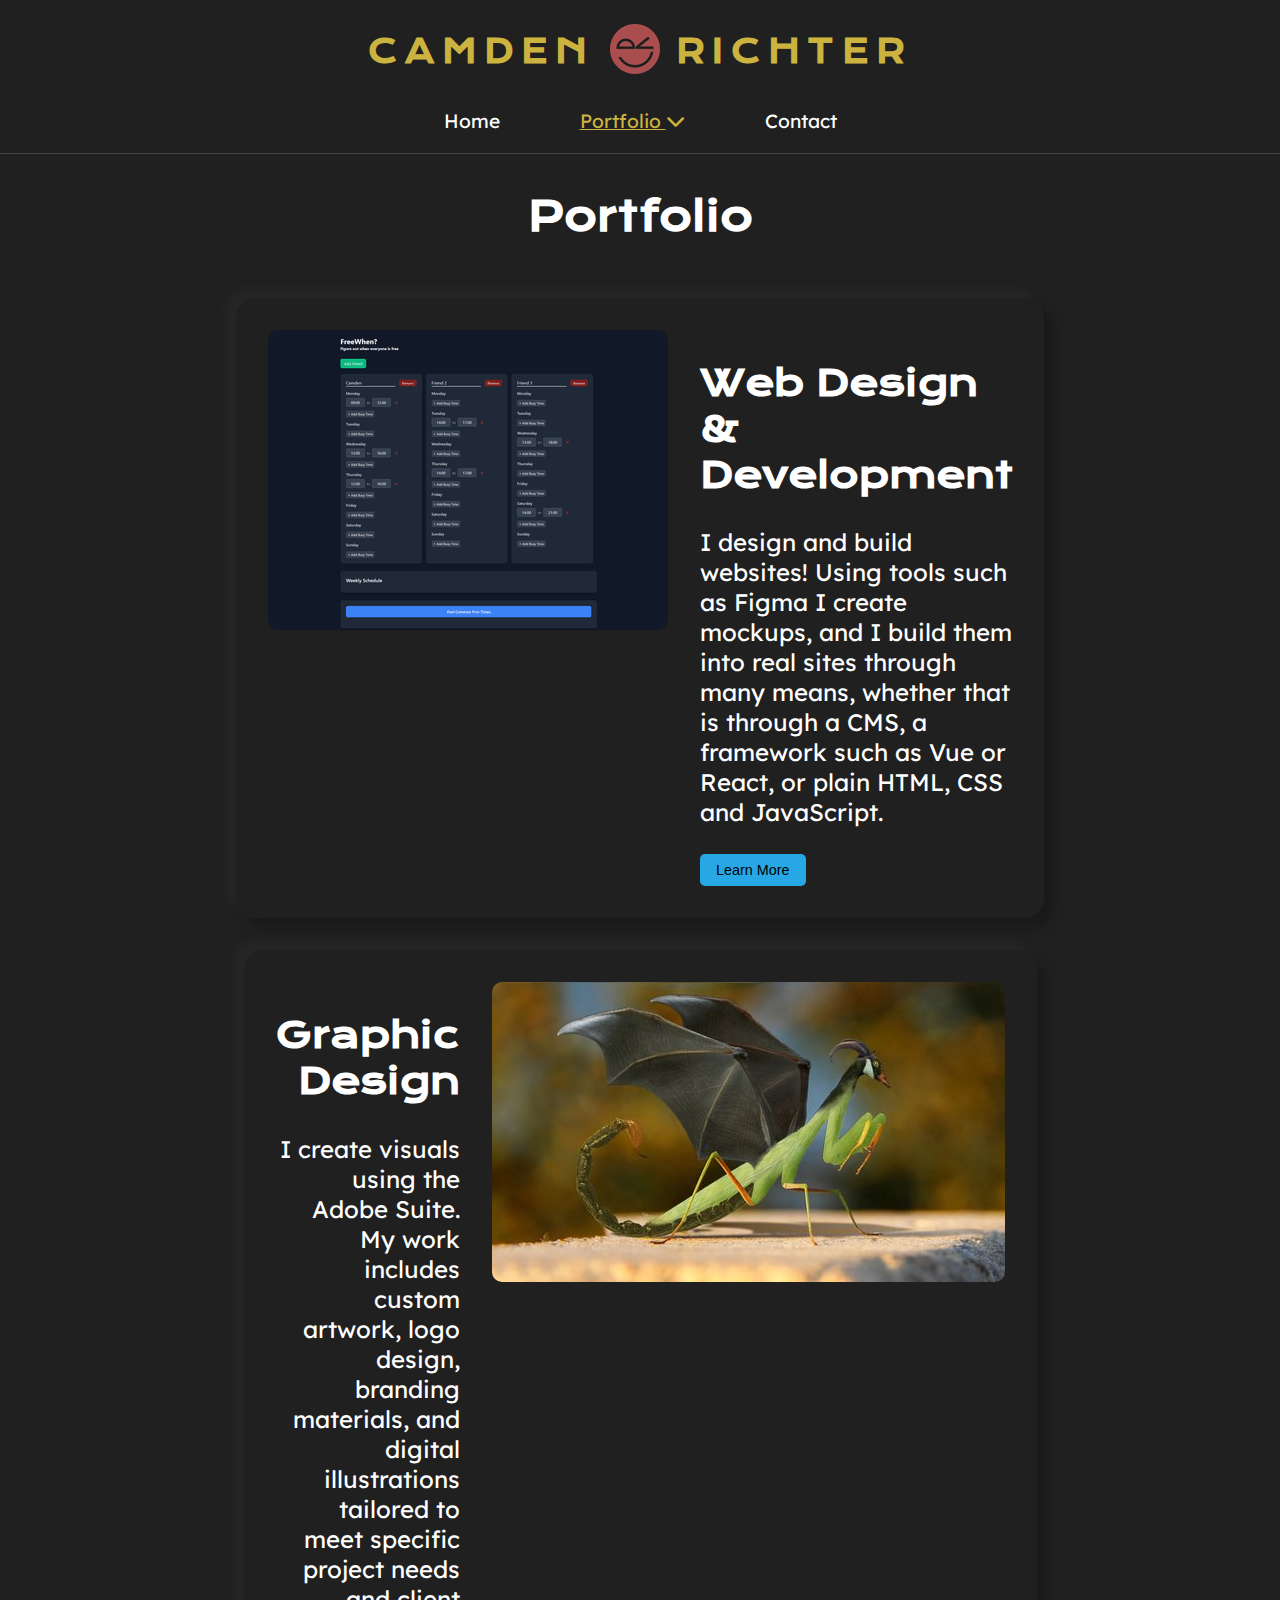
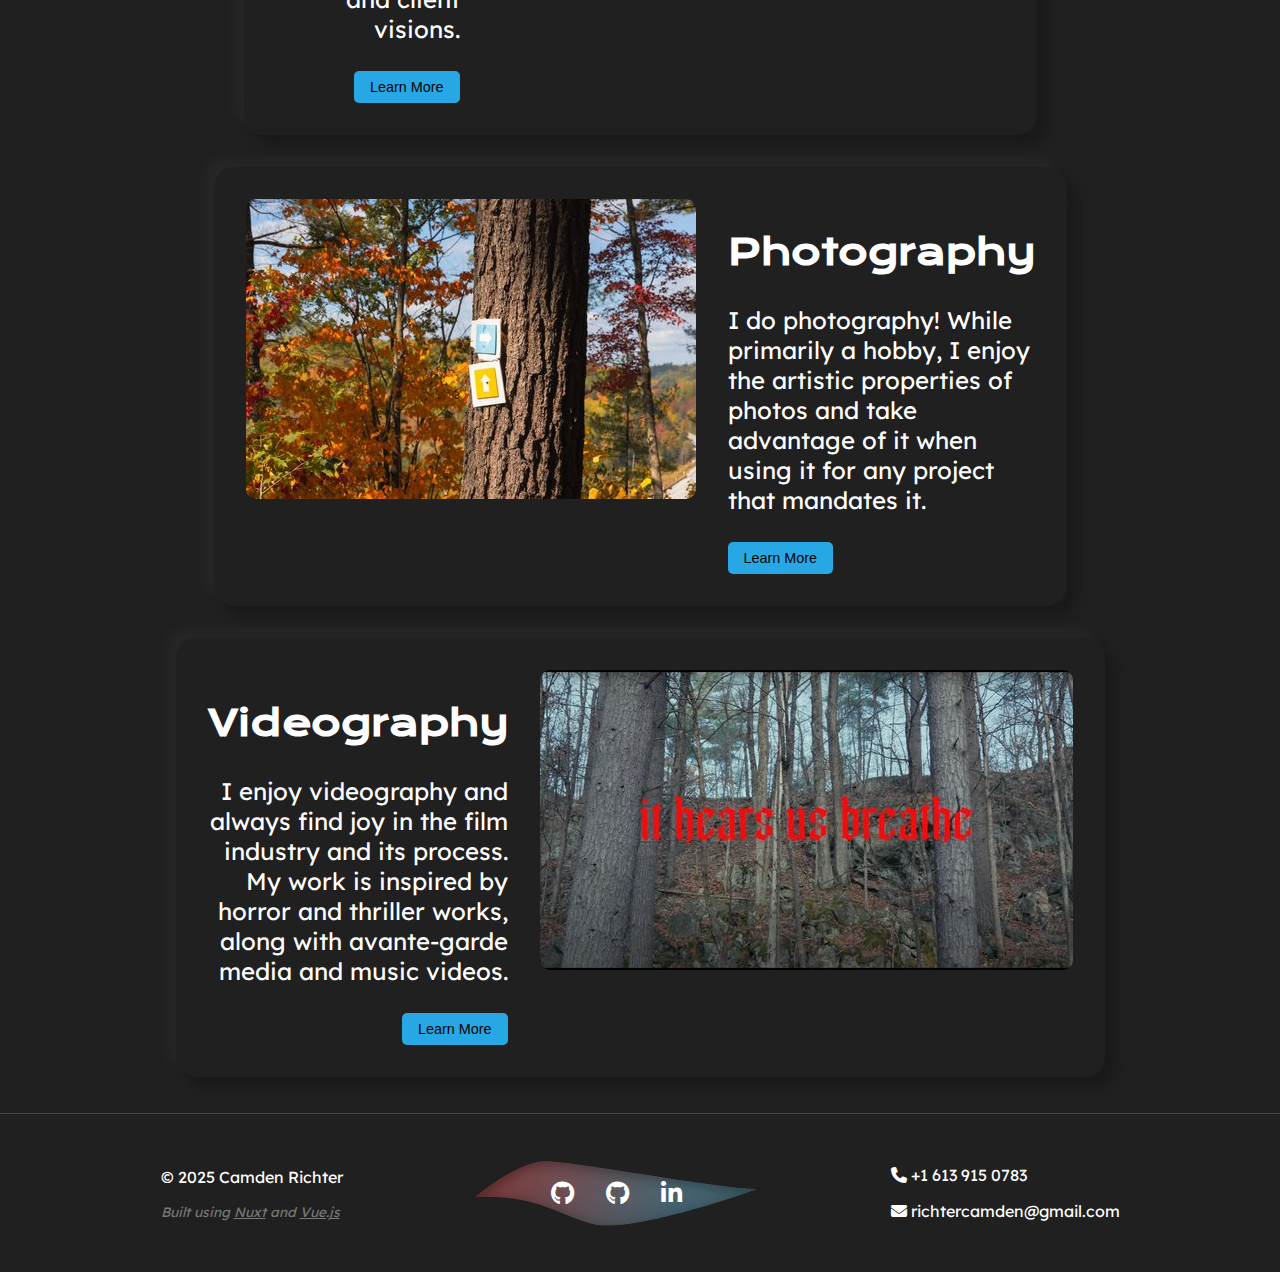
<file: portfolio/index.html>
<!DOCTYPE html><html  lang="en"><head><meta charset="utf-8">
<meta name="viewport" content="width=device-width, initial-scale=1">
<style id="nuxt-ui-colors">@layer base {
  :root {
  --ui-color-primary-50: var(--color-green-50, oklch(0.982 0.018 155.826));
  --ui-color-primary-100: var(--color-green-100, oklch(0.962 0.044 156.743));
  --ui-color-primary-200: var(--color-green-200, oklch(0.925 0.084 155.995));
  --ui-color-primary-300: var(--color-green-300, oklch(0.871 0.15 154.449));
  --ui-color-primary-400: var(--color-green-400, oklch(0.792 0.209 151.711));
  --ui-color-primary-500: var(--color-green-500, oklch(0.723 0.219 149.579));
  --ui-color-primary-600: var(--color-green-600, oklch(0.627 0.194 149.214));
  --ui-color-primary-700: var(--color-green-700, oklch(0.527 0.154 150.069));
  --ui-color-primary-800: var(--color-green-800, oklch(0.448 0.119 151.328));
  --ui-color-primary-900: var(--color-green-900, oklch(0.393 0.095 152.535));
  --ui-color-primary-950: var(--color-green-950, oklch(0.266 0.065 152.934));
  --ui-color-secondary-50: var(--color-blue-50, oklch(0.97 0.014 254.604));
  --ui-color-secondary-100: var(--color-blue-100, oklch(0.932 0.032 255.585));
  --ui-color-secondary-200: var(--color-blue-200, oklch(0.882 0.059 254.128));
  --ui-color-secondary-300: var(--color-blue-300, oklch(0.809 0.105 251.813));
  --ui-color-secondary-400: var(--color-blue-400, oklch(0.707 0.165 254.624));
  --ui-color-secondary-500: var(--color-blue-500, oklch(0.623 0.214 259.815));
  --ui-color-secondary-600: var(--color-blue-600, oklch(0.546 0.245 262.881));
  --ui-color-secondary-700: var(--color-blue-700, oklch(0.488 0.243 264.376));
  --ui-color-secondary-800: var(--color-blue-800, oklch(0.424 0.199 265.638));
  --ui-color-secondary-900: var(--color-blue-900, oklch(0.379 0.146 265.522));
  --ui-color-secondary-950: var(--color-blue-950, oklch(0.282 0.091 267.935));
  --ui-color-success-50: var(--color-green-50, oklch(0.982 0.018 155.826));
  --ui-color-success-100: var(--color-green-100, oklch(0.962 0.044 156.743));
  --ui-color-success-200: var(--color-green-200, oklch(0.925 0.084 155.995));
  --ui-color-success-300: var(--color-green-300, oklch(0.871 0.15 154.449));
  --ui-color-success-400: var(--color-green-400, oklch(0.792 0.209 151.711));
  --ui-color-success-500: var(--color-green-500, oklch(0.723 0.219 149.579));
  --ui-color-success-600: var(--color-green-600, oklch(0.627 0.194 149.214));
  --ui-color-success-700: var(--color-green-700, oklch(0.527 0.154 150.069));
  --ui-color-success-800: var(--color-green-800, oklch(0.448 0.119 151.328));
  --ui-color-success-900: var(--color-green-900, oklch(0.393 0.095 152.535));
  --ui-color-success-950: var(--color-green-950, oklch(0.266 0.065 152.934));
  --ui-color-info-50: var(--color-blue-50, oklch(0.97 0.014 254.604));
  --ui-color-info-100: var(--color-blue-100, oklch(0.932 0.032 255.585));
  --ui-color-info-200: var(--color-blue-200, oklch(0.882 0.059 254.128));
  --ui-color-info-300: var(--color-blue-300, oklch(0.809 0.105 251.813));
  --ui-color-info-400: var(--color-blue-400, oklch(0.707 0.165 254.624));
  --ui-color-info-500: var(--color-blue-500, oklch(0.623 0.214 259.815));
  --ui-color-info-600: var(--color-blue-600, oklch(0.546 0.245 262.881));
  --ui-color-info-700: var(--color-blue-700, oklch(0.488 0.243 264.376));
  --ui-color-info-800: var(--color-blue-800, oklch(0.424 0.199 265.638));
  --ui-color-info-900: var(--color-blue-900, oklch(0.379 0.146 265.522));
  --ui-color-info-950: var(--color-blue-950, oklch(0.282 0.091 267.935));
  --ui-color-warning-50: var(--color-yellow-50, oklch(0.987 0.026 102.212));
  --ui-color-warning-100: var(--color-yellow-100, oklch(0.973 0.071 103.193));
  --ui-color-warning-200: var(--color-yellow-200, oklch(0.945 0.129 101.54));
  --ui-color-warning-300: var(--color-yellow-300, oklch(0.905 0.182 98.111));
  --ui-color-warning-400: var(--color-yellow-400, oklch(0.852 0.199 91.936));
  --ui-color-warning-500: var(--color-yellow-500, oklch(0.795 0.184 86.047));
  --ui-color-warning-600: var(--color-yellow-600, oklch(0.681 0.162 75.834));
  --ui-color-warning-700: var(--color-yellow-700, oklch(0.554 0.135 66.442));
  --ui-color-warning-800: var(--color-yellow-800, oklch(0.476 0.114 61.907));
  --ui-color-warning-900: var(--color-yellow-900, oklch(0.421 0.095 57.708));
  --ui-color-warning-950: var(--color-yellow-950, oklch(0.286 0.066 53.813));
  --ui-color-error-50: var(--color-red-50, oklch(0.971 0.013 17.38));
  --ui-color-error-100: var(--color-red-100, oklch(0.936 0.032 17.717));
  --ui-color-error-200: var(--color-red-200, oklch(0.885 0.062 18.334));
  --ui-color-error-300: var(--color-red-300, oklch(0.808 0.114 19.571));
  --ui-color-error-400: var(--color-red-400, oklch(0.704 0.191 22.216));
  --ui-color-error-500: var(--color-red-500, oklch(0.637 0.237 25.331));
  --ui-color-error-600: var(--color-red-600, oklch(0.577 0.245 27.325));
  --ui-color-error-700: var(--color-red-700, oklch(0.505 0.213 27.518));
  --ui-color-error-800: var(--color-red-800, oklch(0.444 0.177 26.899));
  --ui-color-error-900: var(--color-red-900, oklch(0.396 0.141 25.723));
  --ui-color-error-950: var(--color-red-950, oklch(0.258 0.092 26.042));
  --ui-color-neutral-50: var(--color-slate-50, oklch(0.984 0.003 247.858));
  --ui-color-neutral-100: var(--color-slate-100, oklch(0.968 0.007 247.896));
  --ui-color-neutral-200: var(--color-slate-200, oklch(0.929 0.013 255.508));
  --ui-color-neutral-300: var(--color-slate-300, oklch(0.869 0.022 252.894));
  --ui-color-neutral-400: var(--color-slate-400, oklch(0.704 0.04 256.788));
  --ui-color-neutral-500: var(--color-slate-500, oklch(0.554 0.046 257.417));
  --ui-color-neutral-600: var(--color-slate-600, oklch(0.446 0.043 257.281));
  --ui-color-neutral-700: var(--color-slate-700, oklch(0.372 0.044 257.287));
  --ui-color-neutral-800: var(--color-slate-800, oklch(0.279 0.041 260.031));
  --ui-color-neutral-900: var(--color-slate-900, oklch(0.208 0.042 265.755));
  --ui-color-neutral-950: var(--color-slate-950, oklch(0.129 0.042 264.695));
  }
  :root, .light {
  --ui-primary: var(--ui-color-primary-500);
  --ui-secondary: var(--ui-color-secondary-500);
  --ui-success: var(--ui-color-success-500);
  --ui-info: var(--ui-color-info-500);
  --ui-warning: var(--ui-color-warning-500);
  --ui-error: var(--ui-color-error-500);
  }
  .dark {
  --ui-primary: var(--ui-color-primary-400);
  --ui-secondary: var(--ui-color-secondary-400);
  --ui-success: var(--ui-color-success-400);
  --ui-info: var(--ui-color-info-400);
  --ui-warning: var(--ui-color-warning-400);
  --ui-error: var(--ui-color-error-400);
  }
}</style>
<title>Camden Richter - Portfolio</title>
<link rel="stylesheet" href="https://cdnjs.cloudflare.com/ajax/libs/font-awesome/6.7.2/css/all.min.css">
<style>@font-face{font-family:Lexend Deca;src:local("Lexend Deca Variable"),url(/_fonts/K2F1fZFYk-dHSE0UPPuwQ5qoJy_YZ2ONtuQ-Sca8urTKUcfJ1VxnVzXxcrx3h1pV9FcgvU4VwcO5Iig.woff2) format(woff2);font-display:swap;unicode-range:U+0102-0103,U+0110-0111,U+0128-0129,U+0168-0169,U+01A0-01A1,U+01AF-01B0,U+0300-0301,U+0303-0304,U+0308-0309,U+0323,U+0329,U+1EA0-1EF9,U+20AB;font-weight:100 900;font-style:normal}@font-face{font-family:"Lexend Deca Fallback: Arial";src:local("Arial");size-adjust:109.9146%;ascent-override:90.9798%;descent-override:22.7449%;line-gap-override:0%}@font-face{font-family:Lexend Deca;src:local("Lexend Deca Variable"),url(/_fonts/K2F1fZFYk-dHSE0UPPuwQ5qpJy_YZ2ONtuQ-t9PwTYDpVpzAl16Cyi78MMOzFDD8niYTJZS4q0_kBBo.woff2) format(woff2);font-display:swap;unicode-range:U+0100-02BA,U+02BD-02C5,U+02C7-02CC,U+02CE-02D7,U+02DD-02FF,U+0304,U+0308,U+0329,U+1D00-1DBF,U+1E00-1E9F,U+1EF2-1EFF,U+2020,U+20A0-20AB,U+20AD-20C0,U+2113,U+2C60-2C7F,U+A720-A7FF;font-weight:100 900;font-style:normal}@font-face{font-family:Lexend Deca;src:local("Lexend Deca Variable"),url(/_fonts/K2F1fZFYk-dHSE0UPPuwQ5qnJy_YZ2ON-A5rIVigY4wxh_fRrNJ-whcWX6oP398w0TR4IaCZx0zA.woff2) format(woff2);font-display:swap;unicode-range:U+0000-00FF,U+0131,U+0152-0153,U+02BB-02BC,U+02C6,U+02DA,U+02DC,U+0304,U+0308,U+0329,U+2000-206F,U+20AC,U+2122,U+2191,U+2193,U+2212,U+2215,U+FEFF,U+FFFD;font-weight:100 900;font-style:normal}@font-face{font-family:Lexend Deca;src:local("Lexend Deca Thin"),url(/_fonts/K2FifZFYk-dHSE0UPPuwQ7CrD94i-NCKm-U48MxArw-8f3Lq64PoBlYJrTwQ7R89x6_h630FRcHejlRMDszPBk.woff) format(woff);font-display:swap;font-weight:100;font-style:normal}@font-face{font-family:Lexend Deca;src:local("Lexend Deca ExtraLight"),url(/_fonts/K2FifZFYk-dHSE0UPPuwQ7CrD94i-NCKm-U4cM1Arw-oZoUn5BwXxC8ZfX1RbC8VWR4QjVYsSo6tVS9p7_ZgEs.woff) format(woff);font-display:swap;font-weight:200;font-style:normal}@font-face{font-family:Lexend Deca;src:local("Lexend Deca Light"),url(/_fonts/K2FifZFYk-dHSE0UPPuwQ7CrD94i-NCKm-U4rs1Arw-h2R3vfEiuSx5456QkcdA4WeyrKy7Q0bOUcCz9f_tz30.woff) format(woff);font-display:swap;font-weight:300;font-style:normal}@font-face{font-family:Lexend Deca;src:local("Lexend Deca Regular"),local("Lexend Deca"),url(/_fonts/K2FifZFYk-dHSE0UPPuwQ7CrD94i-NCKm-U48M1Arw-e95l117CcuBWDi9Y58xABNef9YC48yCeRxiQ_F1_JVk.woff) format(woff);font-display:swap;font-weight:400;font-style:normal}@font-face{font-family:Lexend Deca;src:local("Lexend Deca Medium"),url(/_fonts/K2FifZFYk-dHSE0UPPuwQ7CrD94i-NCKm-U4ws1Arw-vmiGXE9vbBRLCjgH0S1YQ_HGEHWX3hKnretio3bFWlE.woff) format(woff);font-display:swap;font-weight:500;font-style:normal}@font-face{font-family:Lexend Deca;src:local("Lexend Deca SemiBold"),url(/_fonts/K2FifZFYk-dHSE0UPPuwQ7CrD94i-NCKm-U4LspArw-KHaeqct9_nau_EhhVelxJfqOzjOqdo3nV4ndhZjWNY0.woff) format(woff);font-display:swap;font-weight:600;font-style:normal}@font-face{font-family:Lexend Deca;src:local("Lexend Deca Bold"),url(/_fonts/K2FifZFYk-dHSE0UPPuwQ7CrD94i-NCKm-U4F8pArw-JnkvfIMWem7jEsMoGf_9fdspw0wp3m_Xh_Rp7tiPmws.woff) format(woff);font-display:swap;font-weight:700;font-style:normal}@font-face{font-family:Lexend Deca;src:local("Lexend Deca ExtraBold"),url(/_fonts/K2FifZFYk-dHSE0UPPuwQ7CrD94i-NCKm-U4cMpArw-FV9Zd4__fdbJyAxi8d4C0F_GQ_D7Keol9x2vkjOmwFk.woff) format(woff);font-display:swap;font-weight:800;font-style:normal}@font-face{font-family:Lexend Deca;src:local("Lexend Deca Black"),url(/_fonts/K2FifZFYk-dHSE0UPPuwQ7CrD94i-NCKm-U4WcpArw-PK_z5FRCupXcaBm4ZAQrsBg_LGB2JELGW5fc3wCHgTw.woff) format(woff);font-display:swap;font-weight:900;font-style:normal}@font-face{font-family:Krona One;src:local("Krona One Regular"),local("Krona One"),url(/_fonts/jAnEgHdjHcjgfIb1ZcUyOIWg_8a0Wy2V-MfGXScc0yD_HeQBRDeb3d0CY7yVk53MvbehUaJZREVo.woff2) format(woff2);font-display:swap;unicode-range:U+0100-02BA,U+02BD-02C5,U+02C7-02CC,U+02CE-02D7,U+02DD-02FF,U+0304,U+0308,U+0329,U+1D00-1DBF,U+1E00-1E9F,U+1EF2-1EFF,U+2020,U+20A0-20AB,U+20AD-20C0,U+2113,U+2C60-2C7F,U+A720-A7FF;font-weight:400;font-style:normal}@font-face{font-family:"Krona One Fallback: Arial";src:local("Arial");size-adjust:147.8642%;ascent-override:67.0352%;descent-override:17.5018%;line-gap-override:0%}@font-face{font-family:Krona One;src:local("Krona One Regular"),local("Krona One"),url(/_fonts/jAnEgHdjHcjgfIb1ZcUyNoWg_8a0Ww-nMuCzCb3110ZMVctuFvazDNd3k7wuooRmXvrds84x0Q.woff2) format(woff2);font-display:swap;unicode-range:U+0000-00FF,U+0131,U+0152-0153,U+02BB-02BC,U+02C6,U+02DA,U+02DC,U+0304,U+0308,U+0329,U+2000-206F,U+20AC,U+2122,U+2191,U+2193,U+2212,U+2215,U+FEFF,U+FFFD;font-weight:400;font-style:normal}@font-face{font-family:Krona One;src:local("Krona One Regular"),local("Krona One"),url(/_fonts/jAnEgHdjHcjgfIb1ZcUCMg-1VlMU6valvxmJXnG1IvDAZHB5TA_xNVpfzTiY5xWALs.woff) format(woff);font-display:swap;font-weight:400;font-style:normal}body{background-color:#202020;color:#fff;font-family:Lexend Deca,"Lexend Deca Fallback: Arial",sans-serif;margin:0;padding:0}h1{font-family:Krona One,"Krona One Fallback: Arial",sans-serif}main{align-items:center;display:flex;flex-direction:column;margin:10px 250px}main h1{font-size:2.5em;margin-bottom:40px}hr{background:#444;border:0;height:1px;margin:20px 0 0}a{color:#27a8e4}a:visited{color:#27e4d4}@media (max-width:1200px){main{margin:10px 150px}}@media (max-width:768px){main{margin:10px 50px}}</style>
<style>@font-face{font-family:Krona One;src:local("Krona One Regular"),local("Krona One"),url(/_fonts/jAnEgHdjHcjgfIb1ZcUyOIWg_8a0Wy2V-MfGXScc0yD_HeQBRDeb3d0CY7yVk53MvbehUaJZREVo.woff2) format(woff2);font-display:swap;unicode-range:U+0100-02BA,U+02BD-02C5,U+02C7-02CC,U+02CE-02D7,U+02DD-02FF,U+0304,U+0308,U+0329,U+1D00-1DBF,U+1E00-1E9F,U+1EF2-1EFF,U+2020,U+20A0-20AB,U+20AD-20C0,U+2113,U+2C60-2C7F,U+A720-A7FF;font-weight:400;font-style:normal}@font-face{font-family:"Krona One Fallback: Arial";src:local("Arial");size-adjust:147.8642%;ascent-override:67.0352%;descent-override:17.5018%;line-gap-override:0%}@font-face{font-family:Krona One;src:local("Krona One Regular"),local("Krona One"),url(/_fonts/jAnEgHdjHcjgfIb1ZcUyNoWg_8a0Ww-nMuCzCb3110ZMVctuFvazDNd3k7wuooRmXvrds84x0Q.woff2) format(woff2);font-display:swap;unicode-range:U+0000-00FF,U+0131,U+0152-0153,U+02BB-02BC,U+02C6,U+02DA,U+02DC,U+0304,U+0308,U+0329,U+2000-206F,U+20AC,U+2122,U+2191,U+2193,U+2212,U+2215,U+FEFF,U+FFFD;font-weight:400;font-style:normal}@font-face{font-family:Krona One;src:local("Krona One Regular"),local("Krona One"),url(/_fonts/jAnEgHdjHcjgfIb1ZcUCMg-1VlMU6valvxmJXnG1IvDAZHB5TA_xNVpfzTiY5xWALs.woff) format(woff);font-display:swap;font-weight:400;font-style:normal}nav[data-v-1360c641]{margin-top:10px}.branding[data-v-1360c641]{align-items:center;color:#ccb33f;display:flex;flex-direction:row;font-family:Krona One,"Krona One Fallback: Arial",sans-serif;gap:1rem;justify-content:center;letter-spacing:.5em;text-decoration:none;-webkit-user-select:none;-moz-user-select:none;user-select:none}#logo[data-v-1360c641],#logo[data-v-1360c641]:hover{transition:all .3s ease 0s}#logo[data-v-1360c641]:hover{scale:1.1}#main-menu[data-v-1360c641]{display:flex;flex-direction:row;gap:5rem;justify-content:center;list-style-type:none;margin:15px 0 0;padding:0}#main-menu li a[data-v-1360c641]{color:#fff;font-size:1.2rem;text-decoration:none;transition:all .3s ease 0s}#main-menu li a[data-v-1360c641]:active,#main-menu li a[data-v-1360c641]:focus,#main-menu li a[data-v-1360c641]:hover{color:#ccb33f;transition:all .3s ease 0s}#main-menu li a.router-link-active[data-v-1360c641],#pf-link.child-active[data-v-1360c641]{color:#ccb33f;text-decoration:underline}#sub-menu[data-v-1360c641]{background-color:#202020;border-radius:20px;box-shadow:10px 10px 10px #1a1a1a,-10px -10px 10px #262626;display:none;font-size:1rem;gap:3rem;list-style-type:none;margin:15px auto;max-width:-moz-fit-content;max-width:fit-content;padding:20px}#sub-menu li a[data-v-1360c641]{color:#fff;text-decoration:none;transition:all .3s ease 0s}#sub-menu li a[data-v-1360c641]:active,#sub-menu li a[data-v-1360c641]:focus,#sub-menu li a[data-v-1360c641]:hover{color:#ccb33f;transition:all .3s ease 0s}#sub-menu li a.router-link-active[data-v-1360c641]{color:#ccb33f;text-decoration:underline}@media (max-width:500px){.branding[data-v-1360c641]{display:grid;gap:0 .8rem;grid-template-areas:"logo logo first-name" "logo logo last-name";justify-content:left;padding-left:20px}#logo[data-v-1360c641]{grid-area:logo}#logo img[data-v-1360c641]{height:60px;width:60px}#first-name[data-v-1360c641]{grid-area:first-name}#first-name[data-v-1360c641],#last-name[data-v-1360c641]{line-height:.1em;margin:.1 0}#last-name[data-v-1360c641]{grid-area:last-name}#main-menu[data-v-1360c641]{align-items:center;display:flex;flex-direction:column;gap:1rem}.fa-chevron-down[data-v-1360c641],.fa-chevron-up[data-v-1360c641]{display:none}#sub-menu[data-v-1360c641]{align-items:center;display:flex!important;flex-direction:column;gap:1rem}}@media (max-width:400px){#logo img[data-v-1360c641]{height:45px;width:45px}#first-name[data-v-1360c641],#last-name[data-v-1360c641]{font-size:1rem}}</style>
<style>@font-face{font-family:Krona One;src:local("Krona One Regular"),local("Krona One"),url(/_fonts/jAnEgHdjHcjgfIb1ZcUyOIWg_8a0Wy2V-MfGXScc0yD_HeQBRDeb3d0CY7yVk53MvbehUaJZREVo.woff2) format(woff2);font-display:swap;unicode-range:U+0100-02BA,U+02BD-02C5,U+02C7-02CC,U+02CE-02D7,U+02DD-02FF,U+0304,U+0308,U+0329,U+1D00-1DBF,U+1E00-1E9F,U+1EF2-1EFF,U+2020,U+20A0-20AB,U+20AD-20C0,U+2113,U+2C60-2C7F,U+A720-A7FF;font-weight:400;font-style:normal}@font-face{font-family:"Krona One Fallback: Arial";src:local("Arial");size-adjust:147.8642%;ascent-override:67.0352%;descent-override:17.5018%;line-gap-override:0%}@font-face{font-family:Krona One;src:local("Krona One Regular"),local("Krona One"),url(/_fonts/jAnEgHdjHcjgfIb1ZcUyNoWg_8a0Ww-nMuCzCb3110ZMVctuFvazDNd3k7wuooRmXvrds84x0Q.woff2) format(woff2);font-display:swap;unicode-range:U+0000-00FF,U+0131,U+0152-0153,U+02BB-02BC,U+02C6,U+02DA,U+02DC,U+0304,U+0308,U+0329,U+2000-206F,U+20AC,U+2122,U+2191,U+2193,U+2212,U+2215,U+FEFF,U+FFFD;font-weight:400;font-style:normal}@font-face{font-family:Krona One;src:local("Krona One Regular"),local("Krona One"),url(/_fonts/jAnEgHdjHcjgfIb1ZcUCMg-1VlMU6valvxmJXnG1IvDAZHB5TA_xNVpfzTiY5xWALs.woff) format(woff);font-display:swap;font-weight:400;font-style:normal}.banner-left[data-v-046decff]{align-items:top;background-color:#202020;border-radius:20px;box-shadow:10px 10px 10px #1a1a1a,-10px -10px 10px #262626;display:flex;gap:2rem;justify-content:space-between;margin:1rem 0;padding:2rem}img[data-v-046decff]{border-radius:10px}.banner-info[data-v-046decff]{font-size:x-large;max-width:auto}.banner-info h2[data-v-046decff]{font-family:Krona One,"Krona One Fallback: Arial",sans-serif}button[data-v-046decff]{background-color:#27a8e4;border:none;border-radius:5px;color:#000;cursor:pointer;font-size:.6em;padding:.5rem 1rem}button[data-v-046decff]:focus,button[data-v-046decff]:hover{background-color:#27e4d4}button[data-v-046decff]:active,button[data-v-046decff]:focus-visible{background-color:#0f5b8c}@media (max-width:850px){.banner-left[data-v-046decff]{flex-direction:column}.banner-info[data-v-046decff]{text-align:center}}@media (max-width:600px){.banner-left[data-v-046decff]{align-items:center;gap:0;padding:1rem}.banner-info[data-v-046decff]{font-size:medium}img[data-v-046decff]{flex:content;width:250px}button[data-v-046decff]{font-size:1em;margin-bottom:.5rem;padding:.5rem 1rem;width:100%}}</style>
<style>@font-face{font-family:Krona One;src:local("Krona One Regular"),local("Krona One"),url(/_fonts/jAnEgHdjHcjgfIb1ZcUyOIWg_8a0Wy2V-MfGXScc0yD_HeQBRDeb3d0CY7yVk53MvbehUaJZREVo.woff2) format(woff2);font-display:swap;unicode-range:U+0100-02BA,U+02BD-02C5,U+02C7-02CC,U+02CE-02D7,U+02DD-02FF,U+0304,U+0308,U+0329,U+1D00-1DBF,U+1E00-1E9F,U+1EF2-1EFF,U+2020,U+20A0-20AB,U+20AD-20C0,U+2113,U+2C60-2C7F,U+A720-A7FF;font-weight:400;font-style:normal}@font-face{font-family:"Krona One Fallback: Arial";src:local("Arial");size-adjust:147.8642%;ascent-override:67.0352%;descent-override:17.5018%;line-gap-override:0%}@font-face{font-family:Krona One;src:local("Krona One Regular"),local("Krona One"),url(/_fonts/jAnEgHdjHcjgfIb1ZcUyNoWg_8a0Ww-nMuCzCb3110ZMVctuFvazDNd3k7wuooRmXvrds84x0Q.woff2) format(woff2);font-display:swap;unicode-range:U+0000-00FF,U+0131,U+0152-0153,U+02BB-02BC,U+02C6,U+02DA,U+02DC,U+0304,U+0308,U+0329,U+2000-206F,U+20AC,U+2122,U+2191,U+2193,U+2212,U+2215,U+FEFF,U+FFFD;font-weight:400;font-style:normal}@font-face{font-family:Krona One;src:local("Krona One Regular"),local("Krona One"),url(/_fonts/jAnEgHdjHcjgfIb1ZcUCMg-1VlMU6valvxmJXnG1IvDAZHB5TA_xNVpfzTiY5xWALs.woff) format(woff);font-display:swap;font-weight:400;font-style:normal}.banner-right[data-v-0e34be9b]{align-items:top;background-color:#202020;border-radius:20px;box-shadow:10px 10px 10px #1a1a1a,-10px -10px 10px #262626;display:flex;gap:2rem;justify-content:space-between;margin:1rem 0;padding:2rem}img[data-v-0e34be9b]{border-radius:10px}.banner-info[data-v-0e34be9b]{font-size:x-large;max-width:auto;text-align:right}.banner-info h2[data-v-0e34be9b]{font-family:Krona One,"Krona One Fallback: Arial",sans-serif}button[data-v-0e34be9b]{background-color:#27a8e4;border:none;border-radius:5px;color:#000;cursor:pointer;font-size:.6em;padding:.5rem 1rem}button[data-v-0e34be9b]:focus,button[data-v-0e34be9b]:hover{background-color:#27e4d4}button[data-v-0e34be9b]:active,button[data-v-0e34be9b]:focus-visible{background-color:#0f5b8c}@media (max-width:850px){.banner-right[data-v-0e34be9b]{flex-direction:column-reverse}.banner-info[data-v-0e34be9b]{text-align:center}}@media (max-width:600px){.banner-right[data-v-0e34be9b]{align-items:center;gap:0;padding:1rem}.banner-info[data-v-0e34be9b]{font-size:medium}img[data-v-0e34be9b]{flex:content;width:250px}button[data-v-0e34be9b]{font-size:1em;margin-bottom:.5rem;padding:.5rem 1rem;width:100%}}</style>
<style>footer[data-v-390ce882]{align-items:center;display:flex;justify-content:space-evenly;padding:2rem}.attribution a[data-v-390ce882]{color:#777;transition:all .3s ease 0s}.attribution a[data-v-390ce882]:active,.attribution a[data-v-390ce882]:focus,.attribution a[data-v-390ce882]:hover,.social-media a[data-v-390ce882]:active,.social-media a[data-v-390ce882]:focus,.social-media a[data-v-390ce882]:hover{color:#ccb33f;transition:all .3s ease 0s}.subtext[data-v-390ce882]{color:#777;font-size:.85rem;font-style:italic}.social-media[data-v-390ce882]{background-image:url(/img/swoosh.svg);background-position:50%;background-repeat:no-repeat;background-size:contain;display:flex;gap:2rem;padding:2rem 5rem}.social-media a[data-v-390ce882]{font-size:1.5rem;transition:all .3s ease 0s}.contact-info a[data-v-390ce882],.social-media a[data-v-390ce882]{color:#fff;text-decoration:none}@media (max-width:750px){footer[data-v-390ce882]{flex-direction:column;gap:1rem}}</style>
<link rel="stylesheet" href="/_nuxt/entry.CRsMp4qs.css" crossorigin>
<link rel="stylesheet" href="/_nuxt/portfolio.D8CwohqN.css" crossorigin>
<link rel="preload" as="fetch" crossorigin="anonymous" href="/portfolio/_payload.json?015453a6-6c24-4459-b6af-c7da86a44914">
<link rel="modulepreload" as="script" crossorigin href="/_nuxt/DekIAo6A.js">
<link rel="modulepreload" as="script" crossorigin href="/_nuxt/D0ZR-A3O.js">
<link rel="preload" as="fetch" fetchpriority="low" crossorigin="anonymous" href="/_nuxt/builds/meta/015453a6-6c24-4459-b6af-c7da86a44914.json">
<link rel="prefetch" as="script" crossorigin href="/_nuxt/CRCmbUy5.js">
<link rel="prefetch" as="script" crossorigin href="/_nuxt/vPopPJP5.js">
<link rel="icon" type="image/x-icon" href="/favicon.ico">
<meta name="lang" content="en">
<meta property="og:title" content="Camden Richter - Portfolio">
<meta name="twitter:title" content="Camden Richter - Portfolio">
<meta name="icon" content="/img/logo.png">
<meta name="image" content="/img/logo.png">
<meta property="og:image" content="/img/logo.png">
<meta name="twitter:image" content="/img/logo.png">
<meta name="description" content="Camden Richter is a web developer and multimedia designer based in Ottawa, Ontario.">
<meta property="og:description" content="Camden Richter is a web developer and multimedia designer based in Ottawa, Ontario.">
<meta name="twitter:description" content="Camden Richter is a web developer and multimedia designer based in Ottawa, Ontario.">
<meta name="url" content="https://camdenrichter.com/portfolio">
<meta property="og:url" content="https://camdenrichter.com/portfolio">
<meta name="keywords" content="web developer, multimedia designer, Ottawa, Canada, portfolio, media design, web design, web development, multimedia, design, Camden Richter, photography, videography">
<meta name="twitter:card" content="summary_small_image">
<script type="module" src="/_nuxt/DekIAo6A.js" crossorigin></script><script>"use strict";(()=>{const t=window,e=document.documentElement,c=["dark","light"],n=getStorageValue("localStorage","nuxt-color-mode")||"system";let i=n==="system"?u():n;const r=e.getAttribute("data-color-mode-forced");r&&(i=r),l(i),t["__NUXT_COLOR_MODE__"]={preference:n,value:i,getColorScheme:u,addColorScheme:l,removeColorScheme:d};function l(o){const s=""+o+"",a="";e.classList?e.classList.add(s):e.className+=" "+s,a&&e.setAttribute("data-"+a,o)}function d(o){const s=""+o+"",a="";e.classList?e.classList.remove(s):e.className=e.className.replace(new RegExp(s,"g"),""),a&&e.removeAttribute("data-"+a)}function f(o){return t.matchMedia("(prefers-color-scheme"+o+")")}function u(){if(t.matchMedia&&f("").media!=="not all"){for(const o of c)if(f(":"+o).matches)return o}return"light"}})();function getStorageValue(t,e){switch(t){case"localStorage":return window.localStorage.getItem(e);case"sessionStorage":return window.sessionStorage.getItem(e);case"cookie":return getCookie(e);default:return null}}function getCookie(t){const c=("; "+window.document.cookie).split("; "+t+"=");if(c.length===2)return c.pop()?.split(";").shift()}</script></head><body><div id="__nuxt" class="isolate"><!--[--><!--[--><nav data-v-1360c641><div class="branding" data-v-1360c641><h1 id="first-name" data-v-1360c641>CAMDEN</h1><a href="/" class="" id="logo" data-v-1360c641><img src="/_ipx/q_85&amp;s_50x50/img/logo.png" onerror="this.setAttribute(&#39;data-error&#39;, 1)" width="50" height="50" alt="Logo" data-nuxt-img srcset="/_ipx/q_85&amp;s_50x50/img/logo.png 1x, /_ipx/q_85&amp;s_100x100/img/logo.png 2x" data-v-1360c641></a><h1 id="last-name" data-v-1360c641>RICHTER</h1></div><ul id="main-menu" data-v-1360c641><li data-v-1360c641><a href="/" class="" data-v-1360c641>Home</a></li><li data-v-1360c641><a aria-current="page" href="/portfolio" class="router-link-active router-link-exact-active" id="pf-link" data-v-1360c641>Portfolio <i class="fa-solid fa-chevron-down" data-v-1360c641></i><!----></a></li><li data-v-1360c641><a href="/contact" class="" data-v-1360c641>Contact</a></li></ul><ul id="sub-menu" data-v-1360c641><li data-v-1360c641><a href="/web" class="" data-v-1360c641>Web Design &amp; Development</a></li><li data-v-1360c641><a href="/graphics" class="" data-v-1360c641>Graphic Design</a></li><li data-v-1360c641><a href="/photo" class="" data-v-1360c641>Photo</a></li><li data-v-1360c641><a href="/video" class="" data-v-1360c641>Video</a></li></ul></nav><hr data-v-1360c641><!--]--><main><h1>Portfolio</h1><div class="banner-left" data-v-046decff><img src="/_ipx/h_300&amp;q_85/img/web/freewhen.png" onerror="this.setAttribute(&#39;data-error&#39;, 1)" height="300" alt="#" data-nuxt-img srcset="/_ipx/h_300&amp;q_85/img/web/freewhen.png 1x, /_ipx/h_600&amp;q_85/img/web/freewhen.png 2x" data-v-046decff><div class="banner-info" data-v-046decff><h2 data-v-046decff>Web Design &amp; Development</h2><p data-v-046decff>I design and build websites! Using tools such as Figma I create mockups, and I build them into real sites through many means, whether that is through a CMS, a framework such as Vue or React, or plain HTML, CSS and JavaScript.</p><a href="/web" class="" data-v-046decff><button data-v-046decff>Learn More</button></a></div></div><div class="banner-right" data-v-0e34be9b><div class="banner-info" data-v-0e34be9b><h2 data-v-0e34be9b>Graphic Design</h2><p data-v-0e34be9b>I create visuals using the Adobe Suite. My work includes custom artwork, logo design, branding materials, and digital illustrations tailored to meet specific project needs and client visions.</p><a href="/graphics" class="" data-v-0e34be9b><button data-v-0e34be9b>Learn More</button></a></div><img src="/_ipx/h_300&amp;q_85/img/graphics/scorbamantigoose.jpg" onerror="this.setAttribute(&#39;data-error&#39;, 1)" height="300" alt="#" data-nuxt-img srcset="/_ipx/h_300&amp;q_85/img/graphics/scorbamantigoose.jpg 1x, /_ipx/h_600&amp;q_85/img/graphics/scorbamantigoose.jpg 2x" data-v-0e34be9b></div><div class="banner-left" data-v-046decff><img src="/_ipx/h_300&amp;q_85/img/photography/img-1.jpeg" onerror="this.setAttribute(&#39;data-error&#39;, 1)" height="300" alt="#" data-nuxt-img srcset="/_ipx/h_300&amp;q_85/img/photography/img-1.jpeg 1x, /_ipx/h_600&amp;q_85/img/photography/img-1.jpeg 2x" data-v-046decff><div class="banner-info" data-v-046decff><h2 data-v-046decff>Photography</h2><p data-v-046decff>I do photography! While primarily a hobby, I enjoy the artistic properties of photos and take advantage of it when using it for any project that mandates it.</p><a href="/photo" class="" data-v-046decff><button data-v-046decff>Learn More</button></a></div></div><div class="banner-right" data-v-0e34be9b><div class="banner-info" data-v-0e34be9b><h2 data-v-0e34be9b>Videography</h2><p data-v-0e34be9b>I enjoy videography and always find joy in the film industry and its process. My work is inspired by horror and thriller works, along with avante-garde media and music videos.</p><a href="/video" class="" data-v-0e34be9b><button data-v-0e34be9b>Learn More</button></a></div><img src="/_ipx/h_300&amp;q_85/img/video.jpg" onerror="this.setAttribute(&#39;data-error&#39;, 1)" height="300" alt="#" data-nuxt-img srcset="/_ipx/h_300&amp;q_85/img/video.jpg 1x, /_ipx/h_600&amp;q_85/img/video.jpg 2x" data-v-0e34be9b></div></main><!--[--><hr data-v-390ce882><footer data-v-390ce882><div class="attribution" data-v-390ce882><p data-v-390ce882>© 2025 Camden Richter</p><p class="subtext" data-v-390ce882>Built using <a href="https://nuxt.com/" data-v-390ce882>Nuxt</a> and <a href="https://vuejs.org/" data-v-390ce882>Vue.js</a></p></div><div class="social-media" data-v-390ce882><a href="https://github.com/irlac" target="_blank" rel="noopener noreferrer" data-v-390ce882><i class="fa-brands fa-github" data-v-390ce882></i></a><a href="https://github.com/rich0896" target="_blank" rel="noopener noreferrer" data-v-390ce882><i class="fa-brands fa-github" data-v-390ce882></i></a><a href="https://www.linkedin.com/in/camdenrichter/" target="_blank" rel="noopener noreferrer" data-v-390ce882><i class="fa-brands fa-linkedin-in" data-v-390ce882></i></a></div><div class="contact-info" data-v-390ce882><p data-v-390ce882><i class="fa-solid fa-phone" data-v-390ce882></i> +1 613 915 0783</p><p data-v-390ce882><a href="mailto:richtercamden@gmail.com" target="_blank" rel="noopener noreferrer" data-v-390ce882><i class="fa-solid fa-envelope" data-v-390ce882></i> richtercamden@gmail.com</a></p></div></footer><!--]--><!--]--></div><div id="teleports"></div><script type="application/json" data-nuxt-data="nuxt-app" data-ssr="true" id="__NUXT_DATA__" data-src="/portfolio/_payload.json?015453a6-6c24-4459-b6af-c7da86a44914">[{"state":1,"once":7,"_errors":8,"serverRendered":5,"path":10,"prerenderedAt":11},["Reactive",2],{"$scolor-mode":3},{"preference":4,"value":4,"unknown":5,"forced":6},"system",true,false,["Set"],["ShallowReactive",9],{},"/portfolio",1744004112217]</script>
<script>window.__NUXT__={};window.__NUXT__.config={public:{},app:{baseURL:"/",buildId:"015453a6-6c24-4459-b6af-c7da86a44914",buildAssetsDir:"/_nuxt/",cdnURL:""}}</script></body></html>
</file>
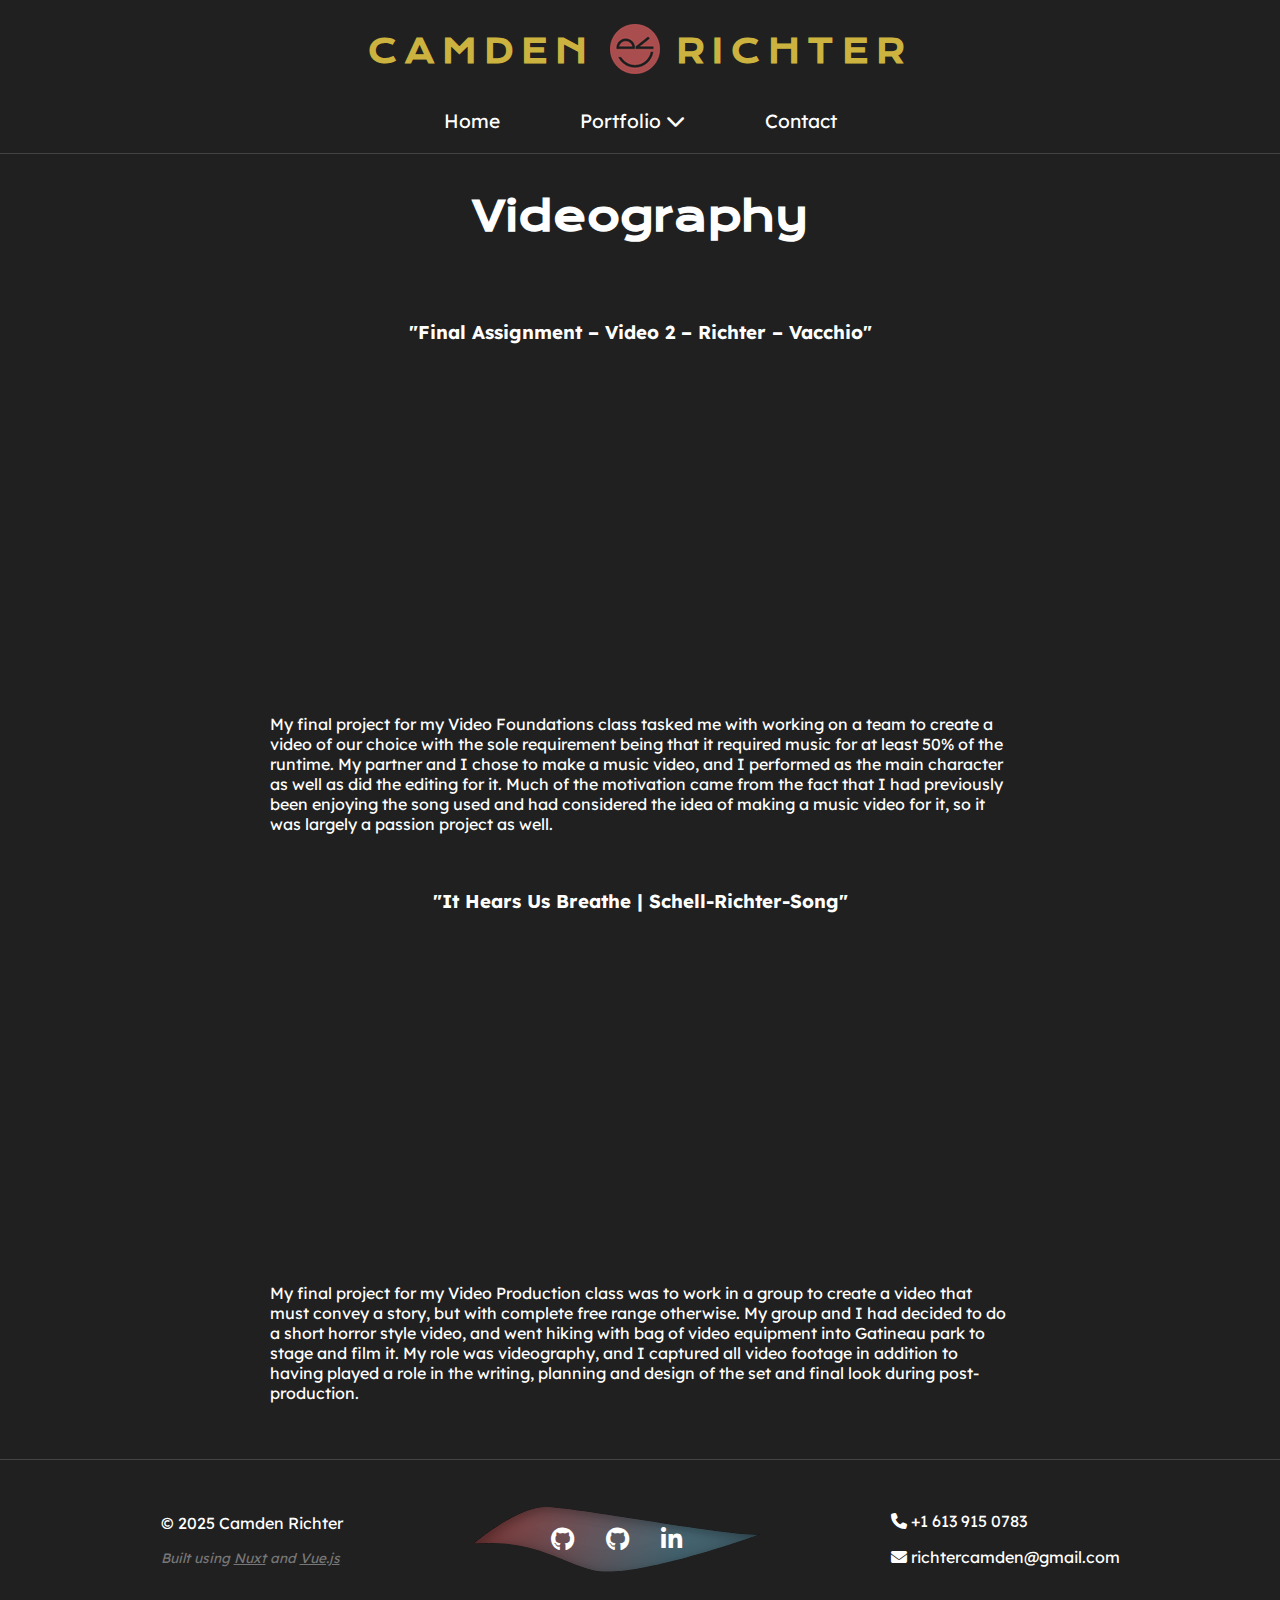
<file: video/index.html>
<!DOCTYPE html><html  lang="en"><head><meta charset="utf-8">
<meta name="viewport" content="width=device-width, initial-scale=1">
<style id="nuxt-ui-colors">@layer base {
  :root {
  --ui-color-primary-50: var(--color-green-50, oklch(0.982 0.018 155.826));
  --ui-color-primary-100: var(--color-green-100, oklch(0.962 0.044 156.743));
  --ui-color-primary-200: var(--color-green-200, oklch(0.925 0.084 155.995));
  --ui-color-primary-300: var(--color-green-300, oklch(0.871 0.15 154.449));
  --ui-color-primary-400: var(--color-green-400, oklch(0.792 0.209 151.711));
  --ui-color-primary-500: var(--color-green-500, oklch(0.723 0.219 149.579));
  --ui-color-primary-600: var(--color-green-600, oklch(0.627 0.194 149.214));
  --ui-color-primary-700: var(--color-green-700, oklch(0.527 0.154 150.069));
  --ui-color-primary-800: var(--color-green-800, oklch(0.448 0.119 151.328));
  --ui-color-primary-900: var(--color-green-900, oklch(0.393 0.095 152.535));
  --ui-color-primary-950: var(--color-green-950, oklch(0.266 0.065 152.934));
  --ui-color-secondary-50: var(--color-blue-50, oklch(0.97 0.014 254.604));
  --ui-color-secondary-100: var(--color-blue-100, oklch(0.932 0.032 255.585));
  --ui-color-secondary-200: var(--color-blue-200, oklch(0.882 0.059 254.128));
  --ui-color-secondary-300: var(--color-blue-300, oklch(0.809 0.105 251.813));
  --ui-color-secondary-400: var(--color-blue-400, oklch(0.707 0.165 254.624));
  --ui-color-secondary-500: var(--color-blue-500, oklch(0.623 0.214 259.815));
  --ui-color-secondary-600: var(--color-blue-600, oklch(0.546 0.245 262.881));
  --ui-color-secondary-700: var(--color-blue-700, oklch(0.488 0.243 264.376));
  --ui-color-secondary-800: var(--color-blue-800, oklch(0.424 0.199 265.638));
  --ui-color-secondary-900: var(--color-blue-900, oklch(0.379 0.146 265.522));
  --ui-color-secondary-950: var(--color-blue-950, oklch(0.282 0.091 267.935));
  --ui-color-success-50: var(--color-green-50, oklch(0.982 0.018 155.826));
  --ui-color-success-100: var(--color-green-100, oklch(0.962 0.044 156.743));
  --ui-color-success-200: var(--color-green-200, oklch(0.925 0.084 155.995));
  --ui-color-success-300: var(--color-green-300, oklch(0.871 0.15 154.449));
  --ui-color-success-400: var(--color-green-400, oklch(0.792 0.209 151.711));
  --ui-color-success-500: var(--color-green-500, oklch(0.723 0.219 149.579));
  --ui-color-success-600: var(--color-green-600, oklch(0.627 0.194 149.214));
  --ui-color-success-700: var(--color-green-700, oklch(0.527 0.154 150.069));
  --ui-color-success-800: var(--color-green-800, oklch(0.448 0.119 151.328));
  --ui-color-success-900: var(--color-green-900, oklch(0.393 0.095 152.535));
  --ui-color-success-950: var(--color-green-950, oklch(0.266 0.065 152.934));
  --ui-color-info-50: var(--color-blue-50, oklch(0.97 0.014 254.604));
  --ui-color-info-100: var(--color-blue-100, oklch(0.932 0.032 255.585));
  --ui-color-info-200: var(--color-blue-200, oklch(0.882 0.059 254.128));
  --ui-color-info-300: var(--color-blue-300, oklch(0.809 0.105 251.813));
  --ui-color-info-400: var(--color-blue-400, oklch(0.707 0.165 254.624));
  --ui-color-info-500: var(--color-blue-500, oklch(0.623 0.214 259.815));
  --ui-color-info-600: var(--color-blue-600, oklch(0.546 0.245 262.881));
  --ui-color-info-700: var(--color-blue-700, oklch(0.488 0.243 264.376));
  --ui-color-info-800: var(--color-blue-800, oklch(0.424 0.199 265.638));
  --ui-color-info-900: var(--color-blue-900, oklch(0.379 0.146 265.522));
  --ui-color-info-950: var(--color-blue-950, oklch(0.282 0.091 267.935));
  --ui-color-warning-50: var(--color-yellow-50, oklch(0.987 0.026 102.212));
  --ui-color-warning-100: var(--color-yellow-100, oklch(0.973 0.071 103.193));
  --ui-color-warning-200: var(--color-yellow-200, oklch(0.945 0.129 101.54));
  --ui-color-warning-300: var(--color-yellow-300, oklch(0.905 0.182 98.111));
  --ui-color-warning-400: var(--color-yellow-400, oklch(0.852 0.199 91.936));
  --ui-color-warning-500: var(--color-yellow-500, oklch(0.795 0.184 86.047));
  --ui-color-warning-600: var(--color-yellow-600, oklch(0.681 0.162 75.834));
  --ui-color-warning-700: var(--color-yellow-700, oklch(0.554 0.135 66.442));
  --ui-color-warning-800: var(--color-yellow-800, oklch(0.476 0.114 61.907));
  --ui-color-warning-900: var(--color-yellow-900, oklch(0.421 0.095 57.708));
  --ui-color-warning-950: var(--color-yellow-950, oklch(0.286 0.066 53.813));
  --ui-color-error-50: var(--color-red-50, oklch(0.971 0.013 17.38));
  --ui-color-error-100: var(--color-red-100, oklch(0.936 0.032 17.717));
  --ui-color-error-200: var(--color-red-200, oklch(0.885 0.062 18.334));
  --ui-color-error-300: var(--color-red-300, oklch(0.808 0.114 19.571));
  --ui-color-error-400: var(--color-red-400, oklch(0.704 0.191 22.216));
  --ui-color-error-500: var(--color-red-500, oklch(0.637 0.237 25.331));
  --ui-color-error-600: var(--color-red-600, oklch(0.577 0.245 27.325));
  --ui-color-error-700: var(--color-red-700, oklch(0.505 0.213 27.518));
  --ui-color-error-800: var(--color-red-800, oklch(0.444 0.177 26.899));
  --ui-color-error-900: var(--color-red-900, oklch(0.396 0.141 25.723));
  --ui-color-error-950: var(--color-red-950, oklch(0.258 0.092 26.042));
  --ui-color-neutral-50: var(--color-slate-50, oklch(0.984 0.003 247.858));
  --ui-color-neutral-100: var(--color-slate-100, oklch(0.968 0.007 247.896));
  --ui-color-neutral-200: var(--color-slate-200, oklch(0.929 0.013 255.508));
  --ui-color-neutral-300: var(--color-slate-300, oklch(0.869 0.022 252.894));
  --ui-color-neutral-400: var(--color-slate-400, oklch(0.704 0.04 256.788));
  --ui-color-neutral-500: var(--color-slate-500, oklch(0.554 0.046 257.417));
  --ui-color-neutral-600: var(--color-slate-600, oklch(0.446 0.043 257.281));
  --ui-color-neutral-700: var(--color-slate-700, oklch(0.372 0.044 257.287));
  --ui-color-neutral-800: var(--color-slate-800, oklch(0.279 0.041 260.031));
  --ui-color-neutral-900: var(--color-slate-900, oklch(0.208 0.042 265.755));
  --ui-color-neutral-950: var(--color-slate-950, oklch(0.129 0.042 264.695));
  }
  :root, .light {
  --ui-primary: var(--ui-color-primary-500);
  --ui-secondary: var(--ui-color-secondary-500);
  --ui-success: var(--ui-color-success-500);
  --ui-info: var(--ui-color-info-500);
  --ui-warning: var(--ui-color-warning-500);
  --ui-error: var(--ui-color-error-500);
  }
  .dark {
  --ui-primary: var(--ui-color-primary-400);
  --ui-secondary: var(--ui-color-secondary-400);
  --ui-success: var(--ui-color-success-400);
  --ui-info: var(--ui-color-info-400);
  --ui-warning: var(--ui-color-warning-400);
  --ui-error: var(--ui-color-error-400);
  }
}</style>
<title>Camden Richter - Videography</title>
<link rel="stylesheet" href="https://cdnjs.cloudflare.com/ajax/libs/font-awesome/6.7.2/css/all.min.css">
<style>@font-face{font-family:Lexend Deca;src:local("Lexend Deca Variable"),url(/_fonts/K2F1fZFYk-dHSE0UPPuwQ5qoJy_YZ2ONtuQ-Sca8urTKUcfJ1VxnVzXxcrx3h1pV9FcgvU4VwcO5Iig.woff2) format(woff2);font-display:swap;unicode-range:U+0102-0103,U+0110-0111,U+0128-0129,U+0168-0169,U+01A0-01A1,U+01AF-01B0,U+0300-0301,U+0303-0304,U+0308-0309,U+0323,U+0329,U+1EA0-1EF9,U+20AB;font-weight:100 900;font-style:normal}@font-face{font-family:"Lexend Deca Fallback: Arial";src:local("Arial");size-adjust:109.9146%;ascent-override:90.9798%;descent-override:22.7449%;line-gap-override:0%}@font-face{font-family:Lexend Deca;src:local("Lexend Deca Variable"),url(/_fonts/K2F1fZFYk-dHSE0UPPuwQ5qpJy_YZ2ONtuQ-t9PwTYDpVpzAl16Cyi78MMOzFDD8niYTJZS4q0_kBBo.woff2) format(woff2);font-display:swap;unicode-range:U+0100-02BA,U+02BD-02C5,U+02C7-02CC,U+02CE-02D7,U+02DD-02FF,U+0304,U+0308,U+0329,U+1D00-1DBF,U+1E00-1E9F,U+1EF2-1EFF,U+2020,U+20A0-20AB,U+20AD-20C0,U+2113,U+2C60-2C7F,U+A720-A7FF;font-weight:100 900;font-style:normal}@font-face{font-family:Lexend Deca;src:local("Lexend Deca Variable"),url(/_fonts/K2F1fZFYk-dHSE0UPPuwQ5qnJy_YZ2ON-A5rIVigY4wxh_fRrNJ-whcWX6oP398w0TR4IaCZx0zA.woff2) format(woff2);font-display:swap;unicode-range:U+0000-00FF,U+0131,U+0152-0153,U+02BB-02BC,U+02C6,U+02DA,U+02DC,U+0304,U+0308,U+0329,U+2000-206F,U+20AC,U+2122,U+2191,U+2193,U+2212,U+2215,U+FEFF,U+FFFD;font-weight:100 900;font-style:normal}@font-face{font-family:Lexend Deca;src:local("Lexend Deca Thin"),url(/_fonts/K2FifZFYk-dHSE0UPPuwQ7CrD94i-NCKm-U48MxArw-8f3Lq64PoBlYJrTwQ7R89x6_h630FRcHejlRMDszPBk.woff) format(woff);font-display:swap;font-weight:100;font-style:normal}@font-face{font-family:Lexend Deca;src:local("Lexend Deca ExtraLight"),url(/_fonts/K2FifZFYk-dHSE0UPPuwQ7CrD94i-NCKm-U4cM1Arw-oZoUn5BwXxC8ZfX1RbC8VWR4QjVYsSo6tVS9p7_ZgEs.woff) format(woff);font-display:swap;font-weight:200;font-style:normal}@font-face{font-family:Lexend Deca;src:local("Lexend Deca Light"),url(/_fonts/K2FifZFYk-dHSE0UPPuwQ7CrD94i-NCKm-U4rs1Arw-h2R3vfEiuSx5456QkcdA4WeyrKy7Q0bOUcCz9f_tz30.woff) format(woff);font-display:swap;font-weight:300;font-style:normal}@font-face{font-family:Lexend Deca;src:local("Lexend Deca Regular"),local("Lexend Deca"),url(/_fonts/K2FifZFYk-dHSE0UPPuwQ7CrD94i-NCKm-U48M1Arw-e95l117CcuBWDi9Y58xABNef9YC48yCeRxiQ_F1_JVk.woff) format(woff);font-display:swap;font-weight:400;font-style:normal}@font-face{font-family:Lexend Deca;src:local("Lexend Deca Medium"),url(/_fonts/K2FifZFYk-dHSE0UPPuwQ7CrD94i-NCKm-U4ws1Arw-vmiGXE9vbBRLCjgH0S1YQ_HGEHWX3hKnretio3bFWlE.woff) format(woff);font-display:swap;font-weight:500;font-style:normal}@font-face{font-family:Lexend Deca;src:local("Lexend Deca SemiBold"),url(/_fonts/K2FifZFYk-dHSE0UPPuwQ7CrD94i-NCKm-U4LspArw-KHaeqct9_nau_EhhVelxJfqOzjOqdo3nV4ndhZjWNY0.woff) format(woff);font-display:swap;font-weight:600;font-style:normal}@font-face{font-family:Lexend Deca;src:local("Lexend Deca Bold"),url(/_fonts/K2FifZFYk-dHSE0UPPuwQ7CrD94i-NCKm-U4F8pArw-JnkvfIMWem7jEsMoGf_9fdspw0wp3m_Xh_Rp7tiPmws.woff) format(woff);font-display:swap;font-weight:700;font-style:normal}@font-face{font-family:Lexend Deca;src:local("Lexend Deca ExtraBold"),url(/_fonts/K2FifZFYk-dHSE0UPPuwQ7CrD94i-NCKm-U4cMpArw-FV9Zd4__fdbJyAxi8d4C0F_GQ_D7Keol9x2vkjOmwFk.woff) format(woff);font-display:swap;font-weight:800;font-style:normal}@font-face{font-family:Lexend Deca;src:local("Lexend Deca Black"),url(/_fonts/K2FifZFYk-dHSE0UPPuwQ7CrD94i-NCKm-U4WcpArw-PK_z5FRCupXcaBm4ZAQrsBg_LGB2JELGW5fc3wCHgTw.woff) format(woff);font-display:swap;font-weight:900;font-style:normal}@font-face{font-family:Krona One;src:local("Krona One Regular"),local("Krona One"),url(/_fonts/jAnEgHdjHcjgfIb1ZcUyOIWg_8a0Wy2V-MfGXScc0yD_HeQBRDeb3d0CY7yVk53MvbehUaJZREVo.woff2) format(woff2);font-display:swap;unicode-range:U+0100-02BA,U+02BD-02C5,U+02C7-02CC,U+02CE-02D7,U+02DD-02FF,U+0304,U+0308,U+0329,U+1D00-1DBF,U+1E00-1E9F,U+1EF2-1EFF,U+2020,U+20A0-20AB,U+20AD-20C0,U+2113,U+2C60-2C7F,U+A720-A7FF;font-weight:400;font-style:normal}@font-face{font-family:"Krona One Fallback: Arial";src:local("Arial");size-adjust:147.8642%;ascent-override:67.0352%;descent-override:17.5018%;line-gap-override:0%}@font-face{font-family:Krona One;src:local("Krona One Regular"),local("Krona One"),url(/_fonts/jAnEgHdjHcjgfIb1ZcUyNoWg_8a0Ww-nMuCzCb3110ZMVctuFvazDNd3k7wuooRmXvrds84x0Q.woff2) format(woff2);font-display:swap;unicode-range:U+0000-00FF,U+0131,U+0152-0153,U+02BB-02BC,U+02C6,U+02DA,U+02DC,U+0304,U+0308,U+0329,U+2000-206F,U+20AC,U+2122,U+2191,U+2193,U+2212,U+2215,U+FEFF,U+FFFD;font-weight:400;font-style:normal}@font-face{font-family:Krona One;src:local("Krona One Regular"),local("Krona One"),url(/_fonts/jAnEgHdjHcjgfIb1ZcUCMg-1VlMU6valvxmJXnG1IvDAZHB5TA_xNVpfzTiY5xWALs.woff) format(woff);font-display:swap;font-weight:400;font-style:normal}body{background-color:#202020;color:#fff;font-family:Lexend Deca,"Lexend Deca Fallback: Arial",sans-serif;margin:0;padding:0}h1{font-family:Krona One,"Krona One Fallback: Arial",sans-serif}main{align-items:center;display:flex;flex-direction:column;margin:10px 250px}main h1{font-size:2.5em;margin-bottom:40px}hr{background:#444;border:0;height:1px;margin:20px 0 0}a{color:#27a8e4}a:visited{color:#27e4d4}@media (max-width:1200px){main{margin:10px 150px}}@media (max-width:768px){main{margin:10px 50px}}</style>
<style>@font-face{font-family:Krona One;src:local("Krona One Regular"),local("Krona One"),url(/_fonts/jAnEgHdjHcjgfIb1ZcUyOIWg_8a0Wy2V-MfGXScc0yD_HeQBRDeb3d0CY7yVk53MvbehUaJZREVo.woff2) format(woff2);font-display:swap;unicode-range:U+0100-02BA,U+02BD-02C5,U+02C7-02CC,U+02CE-02D7,U+02DD-02FF,U+0304,U+0308,U+0329,U+1D00-1DBF,U+1E00-1E9F,U+1EF2-1EFF,U+2020,U+20A0-20AB,U+20AD-20C0,U+2113,U+2C60-2C7F,U+A720-A7FF;font-weight:400;font-style:normal}@font-face{font-family:"Krona One Fallback: Arial";src:local("Arial");size-adjust:147.8642%;ascent-override:67.0352%;descent-override:17.5018%;line-gap-override:0%}@font-face{font-family:Krona One;src:local("Krona One Regular"),local("Krona One"),url(/_fonts/jAnEgHdjHcjgfIb1ZcUyNoWg_8a0Ww-nMuCzCb3110ZMVctuFvazDNd3k7wuooRmXvrds84x0Q.woff2) format(woff2);font-display:swap;unicode-range:U+0000-00FF,U+0131,U+0152-0153,U+02BB-02BC,U+02C6,U+02DA,U+02DC,U+0304,U+0308,U+0329,U+2000-206F,U+20AC,U+2122,U+2191,U+2193,U+2212,U+2215,U+FEFF,U+FFFD;font-weight:400;font-style:normal}@font-face{font-family:Krona One;src:local("Krona One Regular"),local("Krona One"),url(/_fonts/jAnEgHdjHcjgfIb1ZcUCMg-1VlMU6valvxmJXnG1IvDAZHB5TA_xNVpfzTiY5xWALs.woff) format(woff);font-display:swap;font-weight:400;font-style:normal}nav[data-v-1360c641]{margin-top:10px}.branding[data-v-1360c641]{align-items:center;color:#ccb33f;display:flex;flex-direction:row;font-family:Krona One,"Krona One Fallback: Arial",sans-serif;gap:1rem;justify-content:center;letter-spacing:.5em;text-decoration:none;-webkit-user-select:none;-moz-user-select:none;user-select:none}#logo[data-v-1360c641],#logo[data-v-1360c641]:hover{transition:all .3s ease 0s}#logo[data-v-1360c641]:hover{scale:1.1}#main-menu[data-v-1360c641]{display:flex;flex-direction:row;gap:5rem;justify-content:center;list-style-type:none;margin:15px 0 0;padding:0}#main-menu li a[data-v-1360c641]{color:#fff;font-size:1.2rem;text-decoration:none;transition:all .3s ease 0s}#main-menu li a[data-v-1360c641]:active,#main-menu li a[data-v-1360c641]:focus,#main-menu li a[data-v-1360c641]:hover{color:#ccb33f;transition:all .3s ease 0s}#main-menu li a.router-link-active[data-v-1360c641],#pf-link.child-active[data-v-1360c641]{color:#ccb33f;text-decoration:underline}#sub-menu[data-v-1360c641]{background-color:#202020;border-radius:20px;box-shadow:10px 10px 10px #1a1a1a,-10px -10px 10px #262626;display:none;font-size:1rem;gap:3rem;list-style-type:none;margin:15px auto;max-width:-moz-fit-content;max-width:fit-content;padding:20px}#sub-menu li a[data-v-1360c641]{color:#fff;text-decoration:none;transition:all .3s ease 0s}#sub-menu li a[data-v-1360c641]:active,#sub-menu li a[data-v-1360c641]:focus,#sub-menu li a[data-v-1360c641]:hover{color:#ccb33f;transition:all .3s ease 0s}#sub-menu li a.router-link-active[data-v-1360c641]{color:#ccb33f;text-decoration:underline}@media (max-width:500px){.branding[data-v-1360c641]{display:grid;gap:0 .8rem;grid-template-areas:"logo logo first-name" "logo logo last-name";justify-content:left;padding-left:20px}#logo[data-v-1360c641]{grid-area:logo}#logo img[data-v-1360c641]{height:60px;width:60px}#first-name[data-v-1360c641]{grid-area:first-name}#first-name[data-v-1360c641],#last-name[data-v-1360c641]{line-height:.1em;margin:.1 0}#last-name[data-v-1360c641]{grid-area:last-name}#main-menu[data-v-1360c641]{align-items:center;display:flex;flex-direction:column;gap:1rem}.fa-chevron-down[data-v-1360c641],.fa-chevron-up[data-v-1360c641]{display:none}#sub-menu[data-v-1360c641]{align-items:center;display:flex!important;flex-direction:column;gap:1rem}}@media (max-width:400px){#logo img[data-v-1360c641]{height:45px;width:45px}#first-name[data-v-1360c641],#last-name[data-v-1360c641]{font-size:1rem}}</style>
<style>.blocks[data-v-f5c3f32c]{display:flex;flex-direction:column;gap:20px;margin:20px auto;padding:0 20px}.blocks p[data-v-f5c3f32c]{max-width:800px}.video-1[data-v-f5c3f32c],.video-2[data-v-f5c3f32c]{align-items:center;display:flex;flex-direction:column}.lower-block[data-v-f5c3f32c]{display:grid;grid-template-columns:1fr 1fr;grid-gap:20px}@media (max-width:1420px){.blocks[data-v-f5c3f32c]{flex-direction:column}.lower-block[data-v-f5c3f32c]{grid-template-columns:1fr}}@media (max-width:800px){.blocks p[data-v-f5c3f32c]{max-width:400px}iframe[data-v-f5c3f32c]{height:100%;width:100%}.lower-block[data-v-f5c3f32c]{grid-template-columns:1fr}}</style>
<style>footer[data-v-390ce882]{align-items:center;display:flex;justify-content:space-evenly;padding:2rem}.attribution a[data-v-390ce882]{color:#777;transition:all .3s ease 0s}.attribution a[data-v-390ce882]:active,.attribution a[data-v-390ce882]:focus,.attribution a[data-v-390ce882]:hover,.social-media a[data-v-390ce882]:active,.social-media a[data-v-390ce882]:focus,.social-media a[data-v-390ce882]:hover{color:#ccb33f;transition:all .3s ease 0s}.subtext[data-v-390ce882]{color:#777;font-size:.85rem;font-style:italic}.social-media[data-v-390ce882]{background-image:url(/img/swoosh.svg);background-position:50%;background-repeat:no-repeat;background-size:contain;display:flex;gap:2rem;padding:2rem 5rem}.social-media a[data-v-390ce882]{font-size:1.5rem;transition:all .3s ease 0s}.contact-info a[data-v-390ce882],.social-media a[data-v-390ce882]{color:#fff;text-decoration:none}@media (max-width:750px){footer[data-v-390ce882]{flex-direction:column;gap:1rem}}</style>
<link rel="stylesheet" href="/_nuxt/entry.CRsMp4qs.css" crossorigin>
<link rel="preload" as="fetch" crossorigin="anonymous" href="/video/_payload.json?015453a6-6c24-4459-b6af-c7da86a44914">
<link rel="modulepreload" as="script" crossorigin href="/_nuxt/DekIAo6A.js">
<link rel="modulepreload" as="script" crossorigin href="/_nuxt/_S9EsTRk.js">
<link rel="preload" as="fetch" fetchpriority="low" crossorigin="anonymous" href="/_nuxt/builds/meta/015453a6-6c24-4459-b6af-c7da86a44914.json">
<link rel="prefetch" as="script" crossorigin href="/_nuxt/CRCmbUy5.js">
<link rel="prefetch" as="script" crossorigin href="/_nuxt/vPopPJP5.js">
<link rel="icon" type="image/x-icon" href="/favicon.ico">
<meta name="lang" content="en">
<meta property="og:title" content="Camden Richter - Videography">
<meta name="twitter:title" content="Camden Richter - Videography">
<meta name="icon" content="/img/logo.png">
<meta name="image" content="/img/logo.png">
<meta property="og:image" content="/img/logo.png">
<meta name="twitter:image" content="/img/logo.png">
<meta name="description" content="Camden Richter is a web developer and multimedia designer based in Ottawa, Ontario.">
<meta property="og:description" content="Camden Richter is a web developer and multimedia designer based in Ottawa, Ontario.">
<meta name="twitter:description" content="Camden Richter is a web developer and multimedia designer based in Ottawa, Ontario.">
<meta name="url" content="https://camdenrichter.com/video">
<meta property="og:url" content="https://camdenrichter.com/video">
<meta name="keywords" content="web developer, multimedia designer, Ottawa, Canada, portfolio, media design, web design, web development, multimedia, design, Camden Richter, photography, videography">
<meta name="twitter:card" content="summary_small_image">
<script type="module" src="/_nuxt/DekIAo6A.js" crossorigin></script><script>"use strict";(()=>{const t=window,e=document.documentElement,c=["dark","light"],n=getStorageValue("localStorage","nuxt-color-mode")||"system";let i=n==="system"?u():n;const r=e.getAttribute("data-color-mode-forced");r&&(i=r),l(i),t["__NUXT_COLOR_MODE__"]={preference:n,value:i,getColorScheme:u,addColorScheme:l,removeColorScheme:d};function l(o){const s=""+o+"",a="";e.classList?e.classList.add(s):e.className+=" "+s,a&&e.setAttribute("data-"+a,o)}function d(o){const s=""+o+"",a="";e.classList?e.classList.remove(s):e.className=e.className.replace(new RegExp(s,"g"),""),a&&e.removeAttribute("data-"+a)}function f(o){return t.matchMedia("(prefers-color-scheme"+o+")")}function u(){if(t.matchMedia&&f("").media!=="not all"){for(const o of c)if(f(":"+o).matches)return o}return"light"}})();function getStorageValue(t,e){switch(t){case"localStorage":return window.localStorage.getItem(e);case"sessionStorage":return window.sessionStorage.getItem(e);case"cookie":return getCookie(e);default:return null}}function getCookie(t){const c=("; "+window.document.cookie).split("; "+t+"=");if(c.length===2)return c.pop()?.split(";").shift()}</script></head><body><div id="__nuxt" class="isolate"><!--[--><!--[--><nav data-v-1360c641><div class="branding" data-v-1360c641><h1 id="first-name" data-v-1360c641>CAMDEN</h1><a href="/" class="" id="logo" data-v-1360c641><img src="/_ipx/q_85&amp;s_50x50/img/logo.png" onerror="this.setAttribute(&#39;data-error&#39;, 1)" width="50" height="50" alt="Logo" data-nuxt-img srcset="/_ipx/q_85&amp;s_50x50/img/logo.png 1x, /_ipx/q_85&amp;s_100x100/img/logo.png 2x" data-v-1360c641></a><h1 id="last-name" data-v-1360c641>RICHTER</h1></div><ul id="main-menu" data-v-1360c641><li data-v-1360c641><a href="/" class="" data-v-1360c641>Home</a></li><li data-v-1360c641><a href="/portfolio" class="" id="pf-link" data-v-1360c641>Portfolio <i class="fa-solid fa-chevron-down" data-v-1360c641></i><!----></a></li><li data-v-1360c641><a href="/contact" class="" data-v-1360c641>Contact</a></li></ul><ul id="sub-menu" data-v-1360c641><li data-v-1360c641><a href="/web" class="" data-v-1360c641>Web Design &amp; Development</a></li><li data-v-1360c641><a href="/graphics" class="" data-v-1360c641>Graphic Design</a></li><li data-v-1360c641><a href="/photo" class="" data-v-1360c641>Photo</a></li><li data-v-1360c641><a aria-current="page" href="/video" class="router-link-active router-link-exact-active" data-v-1360c641>Video</a></li></ul></nav><hr data-v-1360c641><!--]--><main data-v-f5c3f32c><h1 data-v-f5c3f32c>Videography</h1><div class="blocks" data-v-f5c3f32c><div class="video-1" data-v-f5c3f32c><h3 data-v-f5c3f32c>&quot;Final Assignment – Video 2 – Richter – Vacchio&quot;</h3><div class="lower-block" data-v-f5c3f32c><iframe width="560" height="315" src="https://www.youtube.com/embed/CVwEswbXNlA?si=xRcqCSp87NDxPs7o" title="YouTube video player" frameborder="0" allow="accelerometer; autoplay; clipboard-write; encrypted-media; gyroscope; picture-in-picture; web-share" referrerpolicy="strict-origin-when-cross-origin" allowfullscreen data-v-f5c3f32c></iframe><p data-v-f5c3f32c>My final project for my Video Foundations class tasked me with working on a team to create a video of our choice with the sole requirement being that it required music for at least 50% of the runtime. My partner and I chose to make a music video, and I performed as the main character as well as did the editing for it. Much of the motivation came from the fact that I had previously been enjoying the song used and had considered the idea of making a music video for it, so it was largely a passion project as well.</p></div></div><div class="video-2" data-v-f5c3f32c><h3 data-v-f5c3f32c>&quot;It Hears Us Breathe | Schell-Richter-Song&quot;</h3><div class="lower-block" data-v-f5c3f32c><iframe width="560" height="315" src="https://www.youtube.com/embed/WepWAop8w4A?si=2zu3xeNI9kVT4-2r" title="YouTube video player" frameborder="0" allow="accelerometer; autoplay; clipboard-write; encrypted-media; gyroscope; picture-in-picture; web-share" referrerpolicy="strict-origin-when-cross-origin" allowfullscreen data-v-f5c3f32c></iframe><p data-v-f5c3f32c>My final project for my Video Production class was to work in a group to create a video that must convey a story, but with complete free range otherwise. My group and I had decided to do a short horror style video, and went hiking with bag of video equipment into Gatineau park to stage and film it. My role was videography, and I captured all video footage in addition to having played a role in the writing, planning and design of the set and final look during post-production.</p></div></div></div></main><!--[--><hr data-v-390ce882><footer data-v-390ce882><div class="attribution" data-v-390ce882><p data-v-390ce882>© 2025 Camden Richter</p><p class="subtext" data-v-390ce882>Built using <a href="https://nuxt.com/" data-v-390ce882>Nuxt</a> and <a href="https://vuejs.org/" data-v-390ce882>Vue.js</a></p></div><div class="social-media" data-v-390ce882><a href="https://github.com/irlac" target="_blank" rel="noopener noreferrer" data-v-390ce882><i class="fa-brands fa-github" data-v-390ce882></i></a><a href="https://github.com/rich0896" target="_blank" rel="noopener noreferrer" data-v-390ce882><i class="fa-brands fa-github" data-v-390ce882></i></a><a href="https://www.linkedin.com/in/camdenrichter/" target="_blank" rel="noopener noreferrer" data-v-390ce882><i class="fa-brands fa-linkedin-in" data-v-390ce882></i></a></div><div class="contact-info" data-v-390ce882><p data-v-390ce882><i class="fa-solid fa-phone" data-v-390ce882></i> +1 613 915 0783</p><p data-v-390ce882><a href="mailto:richtercamden@gmail.com" target="_blank" rel="noopener noreferrer" data-v-390ce882><i class="fa-solid fa-envelope" data-v-390ce882></i> richtercamden@gmail.com</a></p></div></footer><!--]--><!--]--></div><div id="teleports"></div><script type="application/json" data-nuxt-data="nuxt-app" data-ssr="true" id="__NUXT_DATA__" data-src="/video/_payload.json?015453a6-6c24-4459-b6af-c7da86a44914">[{"state":1,"once":7,"_errors":8,"serverRendered":5,"path":10,"prerenderedAt":11},["Reactive",2],{"$scolor-mode":3},{"preference":4,"value":4,"unknown":5,"forced":6},"system",true,false,["Set"],["ShallowReactive",9],{},"/video",1744004112218]</script>
<script>window.__NUXT__={};window.__NUXT__.config={public:{},app:{baseURL:"/",buildId:"015453a6-6c24-4459-b6af-c7da86a44914",buildAssetsDir:"/_nuxt/",cdnURL:""}}</script></body></html>
</file>
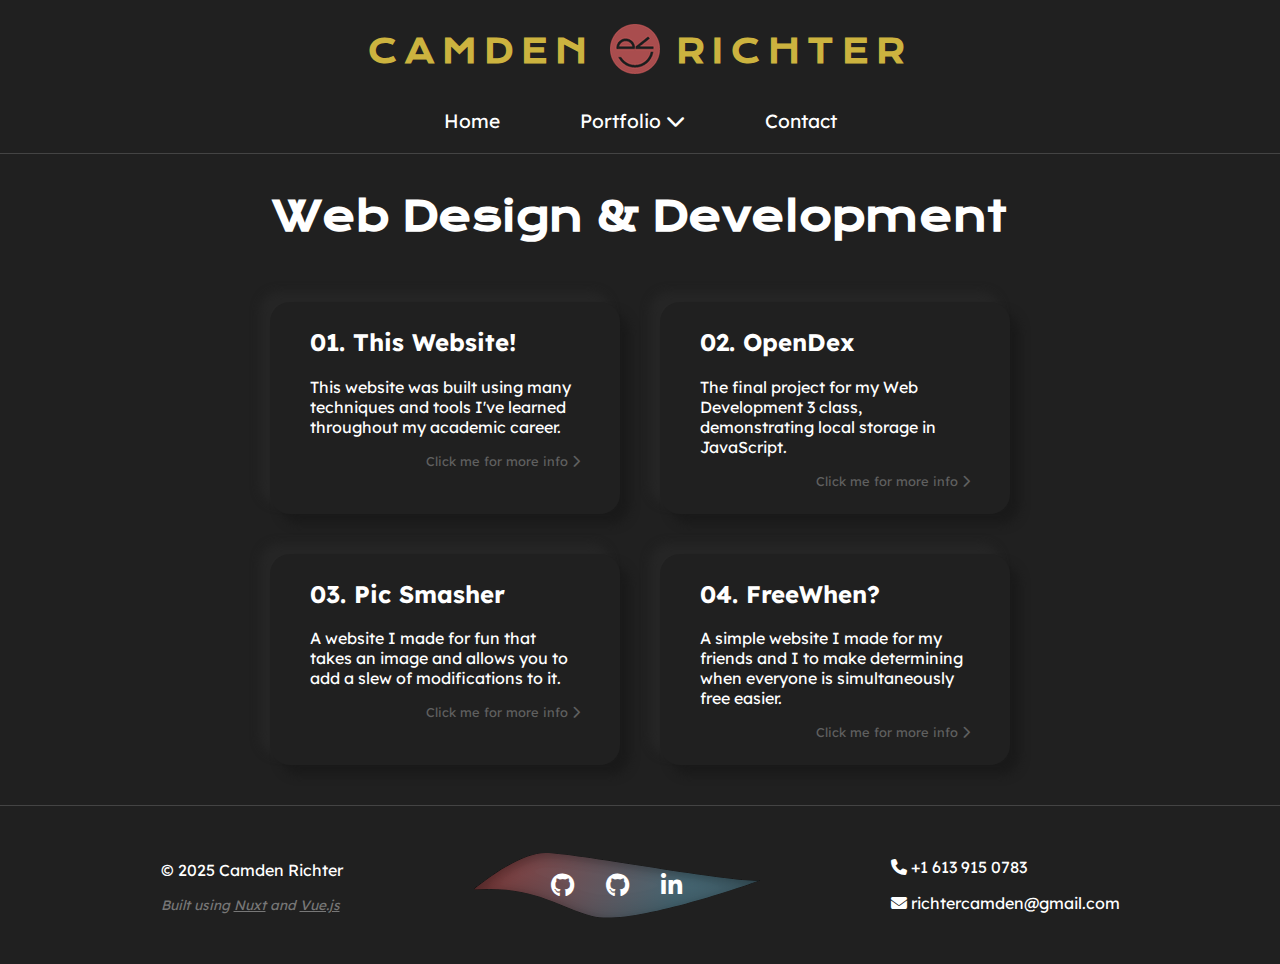
<file: web/index.html>
<!DOCTYPE html><html  lang="en"><head><meta charset="utf-8">
<meta name="viewport" content="width=device-width, initial-scale=1">
<style id="nuxt-ui-colors">@layer base {
  :root {
  --ui-color-primary-50: var(--color-green-50, oklch(0.982 0.018 155.826));
  --ui-color-primary-100: var(--color-green-100, oklch(0.962 0.044 156.743));
  --ui-color-primary-200: var(--color-green-200, oklch(0.925 0.084 155.995));
  --ui-color-primary-300: var(--color-green-300, oklch(0.871 0.15 154.449));
  --ui-color-primary-400: var(--color-green-400, oklch(0.792 0.209 151.711));
  --ui-color-primary-500: var(--color-green-500, oklch(0.723 0.219 149.579));
  --ui-color-primary-600: var(--color-green-600, oklch(0.627 0.194 149.214));
  --ui-color-primary-700: var(--color-green-700, oklch(0.527 0.154 150.069));
  --ui-color-primary-800: var(--color-green-800, oklch(0.448 0.119 151.328));
  --ui-color-primary-900: var(--color-green-900, oklch(0.393 0.095 152.535));
  --ui-color-primary-950: var(--color-green-950, oklch(0.266 0.065 152.934));
  --ui-color-secondary-50: var(--color-blue-50, oklch(0.97 0.014 254.604));
  --ui-color-secondary-100: var(--color-blue-100, oklch(0.932 0.032 255.585));
  --ui-color-secondary-200: var(--color-blue-200, oklch(0.882 0.059 254.128));
  --ui-color-secondary-300: var(--color-blue-300, oklch(0.809 0.105 251.813));
  --ui-color-secondary-400: var(--color-blue-400, oklch(0.707 0.165 254.624));
  --ui-color-secondary-500: var(--color-blue-500, oklch(0.623 0.214 259.815));
  --ui-color-secondary-600: var(--color-blue-600, oklch(0.546 0.245 262.881));
  --ui-color-secondary-700: var(--color-blue-700, oklch(0.488 0.243 264.376));
  --ui-color-secondary-800: var(--color-blue-800, oklch(0.424 0.199 265.638));
  --ui-color-secondary-900: var(--color-blue-900, oklch(0.379 0.146 265.522));
  --ui-color-secondary-950: var(--color-blue-950, oklch(0.282 0.091 267.935));
  --ui-color-success-50: var(--color-green-50, oklch(0.982 0.018 155.826));
  --ui-color-success-100: var(--color-green-100, oklch(0.962 0.044 156.743));
  --ui-color-success-200: var(--color-green-200, oklch(0.925 0.084 155.995));
  --ui-color-success-300: var(--color-green-300, oklch(0.871 0.15 154.449));
  --ui-color-success-400: var(--color-green-400, oklch(0.792 0.209 151.711));
  --ui-color-success-500: var(--color-green-500, oklch(0.723 0.219 149.579));
  --ui-color-success-600: var(--color-green-600, oklch(0.627 0.194 149.214));
  --ui-color-success-700: var(--color-green-700, oklch(0.527 0.154 150.069));
  --ui-color-success-800: var(--color-green-800, oklch(0.448 0.119 151.328));
  --ui-color-success-900: var(--color-green-900, oklch(0.393 0.095 152.535));
  --ui-color-success-950: var(--color-green-950, oklch(0.266 0.065 152.934));
  --ui-color-info-50: var(--color-blue-50, oklch(0.97 0.014 254.604));
  --ui-color-info-100: var(--color-blue-100, oklch(0.932 0.032 255.585));
  --ui-color-info-200: var(--color-blue-200, oklch(0.882 0.059 254.128));
  --ui-color-info-300: var(--color-blue-300, oklch(0.809 0.105 251.813));
  --ui-color-info-400: var(--color-blue-400, oklch(0.707 0.165 254.624));
  --ui-color-info-500: var(--color-blue-500, oklch(0.623 0.214 259.815));
  --ui-color-info-600: var(--color-blue-600, oklch(0.546 0.245 262.881));
  --ui-color-info-700: var(--color-blue-700, oklch(0.488 0.243 264.376));
  --ui-color-info-800: var(--color-blue-800, oklch(0.424 0.199 265.638));
  --ui-color-info-900: var(--color-blue-900, oklch(0.379 0.146 265.522));
  --ui-color-info-950: var(--color-blue-950, oklch(0.282 0.091 267.935));
  --ui-color-warning-50: var(--color-yellow-50, oklch(0.987 0.026 102.212));
  --ui-color-warning-100: var(--color-yellow-100, oklch(0.973 0.071 103.193));
  --ui-color-warning-200: var(--color-yellow-200, oklch(0.945 0.129 101.54));
  --ui-color-warning-300: var(--color-yellow-300, oklch(0.905 0.182 98.111));
  --ui-color-warning-400: var(--color-yellow-400, oklch(0.852 0.199 91.936));
  --ui-color-warning-500: var(--color-yellow-500, oklch(0.795 0.184 86.047));
  --ui-color-warning-600: var(--color-yellow-600, oklch(0.681 0.162 75.834));
  --ui-color-warning-700: var(--color-yellow-700, oklch(0.554 0.135 66.442));
  --ui-color-warning-800: var(--color-yellow-800, oklch(0.476 0.114 61.907));
  --ui-color-warning-900: var(--color-yellow-900, oklch(0.421 0.095 57.708));
  --ui-color-warning-950: var(--color-yellow-950, oklch(0.286 0.066 53.813));
  --ui-color-error-50: var(--color-red-50, oklch(0.971 0.013 17.38));
  --ui-color-error-100: var(--color-red-100, oklch(0.936 0.032 17.717));
  --ui-color-error-200: var(--color-red-200, oklch(0.885 0.062 18.334));
  --ui-color-error-300: var(--color-red-300, oklch(0.808 0.114 19.571));
  --ui-color-error-400: var(--color-red-400, oklch(0.704 0.191 22.216));
  --ui-color-error-500: var(--color-red-500, oklch(0.637 0.237 25.331));
  --ui-color-error-600: var(--color-red-600, oklch(0.577 0.245 27.325));
  --ui-color-error-700: var(--color-red-700, oklch(0.505 0.213 27.518));
  --ui-color-error-800: var(--color-red-800, oklch(0.444 0.177 26.899));
  --ui-color-error-900: var(--color-red-900, oklch(0.396 0.141 25.723));
  --ui-color-error-950: var(--color-red-950, oklch(0.258 0.092 26.042));
  --ui-color-neutral-50: var(--color-slate-50, oklch(0.984 0.003 247.858));
  --ui-color-neutral-100: var(--color-slate-100, oklch(0.968 0.007 247.896));
  --ui-color-neutral-200: var(--color-slate-200, oklch(0.929 0.013 255.508));
  --ui-color-neutral-300: var(--color-slate-300, oklch(0.869 0.022 252.894));
  --ui-color-neutral-400: var(--color-slate-400, oklch(0.704 0.04 256.788));
  --ui-color-neutral-500: var(--color-slate-500, oklch(0.554 0.046 257.417));
  --ui-color-neutral-600: var(--color-slate-600, oklch(0.446 0.043 257.281));
  --ui-color-neutral-700: var(--color-slate-700, oklch(0.372 0.044 257.287));
  --ui-color-neutral-800: var(--color-slate-800, oklch(0.279 0.041 260.031));
  --ui-color-neutral-900: var(--color-slate-900, oklch(0.208 0.042 265.755));
  --ui-color-neutral-950: var(--color-slate-950, oklch(0.129 0.042 264.695));
  }
  :root, .light {
  --ui-primary: var(--ui-color-primary-500);
  --ui-secondary: var(--ui-color-secondary-500);
  --ui-success: var(--ui-color-success-500);
  --ui-info: var(--ui-color-info-500);
  --ui-warning: var(--ui-color-warning-500);
  --ui-error: var(--ui-color-error-500);
  }
  .dark {
  --ui-primary: var(--ui-color-primary-400);
  --ui-secondary: var(--ui-color-secondary-400);
  --ui-success: var(--ui-color-success-400);
  --ui-info: var(--ui-color-info-400);
  --ui-warning: var(--ui-color-warning-400);
  --ui-error: var(--ui-color-error-400);
  }
}</style>
<title>Camden Richter - Web Design &amp; Development</title>
<link rel="stylesheet" href="https://cdnjs.cloudflare.com/ajax/libs/font-awesome/6.7.2/css/all.min.css">
<style>@font-face{font-family:Lexend Deca;src:local("Lexend Deca Variable"),url(/_fonts/K2F1fZFYk-dHSE0UPPuwQ5qoJy_YZ2ONtuQ-Sca8urTKUcfJ1VxnVzXxcrx3h1pV9FcgvU4VwcO5Iig.woff2) format(woff2);font-display:swap;unicode-range:U+0102-0103,U+0110-0111,U+0128-0129,U+0168-0169,U+01A0-01A1,U+01AF-01B0,U+0300-0301,U+0303-0304,U+0308-0309,U+0323,U+0329,U+1EA0-1EF9,U+20AB;font-weight:100 900;font-style:normal}@font-face{font-family:"Lexend Deca Fallback: Arial";src:local("Arial");size-adjust:109.9146%;ascent-override:90.9798%;descent-override:22.7449%;line-gap-override:0%}@font-face{font-family:Lexend Deca;src:local("Lexend Deca Variable"),url(/_fonts/K2F1fZFYk-dHSE0UPPuwQ5qpJy_YZ2ONtuQ-t9PwTYDpVpzAl16Cyi78MMOzFDD8niYTJZS4q0_kBBo.woff2) format(woff2);font-display:swap;unicode-range:U+0100-02BA,U+02BD-02C5,U+02C7-02CC,U+02CE-02D7,U+02DD-02FF,U+0304,U+0308,U+0329,U+1D00-1DBF,U+1E00-1E9F,U+1EF2-1EFF,U+2020,U+20A0-20AB,U+20AD-20C0,U+2113,U+2C60-2C7F,U+A720-A7FF;font-weight:100 900;font-style:normal}@font-face{font-family:Lexend Deca;src:local("Lexend Deca Variable"),url(/_fonts/K2F1fZFYk-dHSE0UPPuwQ5qnJy_YZ2ON-A5rIVigY4wxh_fRrNJ-whcWX6oP398w0TR4IaCZx0zA.woff2) format(woff2);font-display:swap;unicode-range:U+0000-00FF,U+0131,U+0152-0153,U+02BB-02BC,U+02C6,U+02DA,U+02DC,U+0304,U+0308,U+0329,U+2000-206F,U+20AC,U+2122,U+2191,U+2193,U+2212,U+2215,U+FEFF,U+FFFD;font-weight:100 900;font-style:normal}@font-face{font-family:Lexend Deca;src:local("Lexend Deca Thin"),url(/_fonts/K2FifZFYk-dHSE0UPPuwQ7CrD94i-NCKm-U48MxArw-8f3Lq64PoBlYJrTwQ7R89x6_h630FRcHejlRMDszPBk.woff) format(woff);font-display:swap;font-weight:100;font-style:normal}@font-face{font-family:Lexend Deca;src:local("Lexend Deca ExtraLight"),url(/_fonts/K2FifZFYk-dHSE0UPPuwQ7CrD94i-NCKm-U4cM1Arw-oZoUn5BwXxC8ZfX1RbC8VWR4QjVYsSo6tVS9p7_ZgEs.woff) format(woff);font-display:swap;font-weight:200;font-style:normal}@font-face{font-family:Lexend Deca;src:local("Lexend Deca Light"),url(/_fonts/K2FifZFYk-dHSE0UPPuwQ7CrD94i-NCKm-U4rs1Arw-h2R3vfEiuSx5456QkcdA4WeyrKy7Q0bOUcCz9f_tz30.woff) format(woff);font-display:swap;font-weight:300;font-style:normal}@font-face{font-family:Lexend Deca;src:local("Lexend Deca Regular"),local("Lexend Deca"),url(/_fonts/K2FifZFYk-dHSE0UPPuwQ7CrD94i-NCKm-U48M1Arw-e95l117CcuBWDi9Y58xABNef9YC48yCeRxiQ_F1_JVk.woff) format(woff);font-display:swap;font-weight:400;font-style:normal}@font-face{font-family:Lexend Deca;src:local("Lexend Deca Medium"),url(/_fonts/K2FifZFYk-dHSE0UPPuwQ7CrD94i-NCKm-U4ws1Arw-vmiGXE9vbBRLCjgH0S1YQ_HGEHWX3hKnretio3bFWlE.woff) format(woff);font-display:swap;font-weight:500;font-style:normal}@font-face{font-family:Lexend Deca;src:local("Lexend Deca SemiBold"),url(/_fonts/K2FifZFYk-dHSE0UPPuwQ7CrD94i-NCKm-U4LspArw-KHaeqct9_nau_EhhVelxJfqOzjOqdo3nV4ndhZjWNY0.woff) format(woff);font-display:swap;font-weight:600;font-style:normal}@font-face{font-family:Lexend Deca;src:local("Lexend Deca Bold"),url(/_fonts/K2FifZFYk-dHSE0UPPuwQ7CrD94i-NCKm-U4F8pArw-JnkvfIMWem7jEsMoGf_9fdspw0wp3m_Xh_Rp7tiPmws.woff) format(woff);font-display:swap;font-weight:700;font-style:normal}@font-face{font-family:Lexend Deca;src:local("Lexend Deca ExtraBold"),url(/_fonts/K2FifZFYk-dHSE0UPPuwQ7CrD94i-NCKm-U4cMpArw-FV9Zd4__fdbJyAxi8d4C0F_GQ_D7Keol9x2vkjOmwFk.woff) format(woff);font-display:swap;font-weight:800;font-style:normal}@font-face{font-family:Lexend Deca;src:local("Lexend Deca Black"),url(/_fonts/K2FifZFYk-dHSE0UPPuwQ7CrD94i-NCKm-U4WcpArw-PK_z5FRCupXcaBm4ZAQrsBg_LGB2JELGW5fc3wCHgTw.woff) format(woff);font-display:swap;font-weight:900;font-style:normal}@font-face{font-family:Krona One;src:local("Krona One Regular"),local("Krona One"),url(/_fonts/jAnEgHdjHcjgfIb1ZcUyOIWg_8a0Wy2V-MfGXScc0yD_HeQBRDeb3d0CY7yVk53MvbehUaJZREVo.woff2) format(woff2);font-display:swap;unicode-range:U+0100-02BA,U+02BD-02C5,U+02C7-02CC,U+02CE-02D7,U+02DD-02FF,U+0304,U+0308,U+0329,U+1D00-1DBF,U+1E00-1E9F,U+1EF2-1EFF,U+2020,U+20A0-20AB,U+20AD-20C0,U+2113,U+2C60-2C7F,U+A720-A7FF;font-weight:400;font-style:normal}@font-face{font-family:"Krona One Fallback: Arial";src:local("Arial");size-adjust:147.8642%;ascent-override:67.0352%;descent-override:17.5018%;line-gap-override:0%}@font-face{font-family:Krona One;src:local("Krona One Regular"),local("Krona One"),url(/_fonts/jAnEgHdjHcjgfIb1ZcUyNoWg_8a0Ww-nMuCzCb3110ZMVctuFvazDNd3k7wuooRmXvrds84x0Q.woff2) format(woff2);font-display:swap;unicode-range:U+0000-00FF,U+0131,U+0152-0153,U+02BB-02BC,U+02C6,U+02DA,U+02DC,U+0304,U+0308,U+0329,U+2000-206F,U+20AC,U+2122,U+2191,U+2193,U+2212,U+2215,U+FEFF,U+FFFD;font-weight:400;font-style:normal}@font-face{font-family:Krona One;src:local("Krona One Regular"),local("Krona One"),url(/_fonts/jAnEgHdjHcjgfIb1ZcUCMg-1VlMU6valvxmJXnG1IvDAZHB5TA_xNVpfzTiY5xWALs.woff) format(woff);font-display:swap;font-weight:400;font-style:normal}body{background-color:#202020;color:#fff;font-family:Lexend Deca,"Lexend Deca Fallback: Arial",sans-serif;margin:0;padding:0}h1{font-family:Krona One,"Krona One Fallback: Arial",sans-serif}main{align-items:center;display:flex;flex-direction:column;margin:10px 250px}main h1{font-size:2.5em;margin-bottom:40px}hr{background:#444;border:0;height:1px;margin:20px 0 0}a{color:#27a8e4}a:visited{color:#27e4d4}@media (max-width:1200px){main{margin:10px 150px}}@media (max-width:768px){main{margin:10px 50px}}</style>
<style>@font-face{font-family:Krona One;src:local("Krona One Regular"),local("Krona One"),url(/_fonts/jAnEgHdjHcjgfIb1ZcUyOIWg_8a0Wy2V-MfGXScc0yD_HeQBRDeb3d0CY7yVk53MvbehUaJZREVo.woff2) format(woff2);font-display:swap;unicode-range:U+0100-02BA,U+02BD-02C5,U+02C7-02CC,U+02CE-02D7,U+02DD-02FF,U+0304,U+0308,U+0329,U+1D00-1DBF,U+1E00-1E9F,U+1EF2-1EFF,U+2020,U+20A0-20AB,U+20AD-20C0,U+2113,U+2C60-2C7F,U+A720-A7FF;font-weight:400;font-style:normal}@font-face{font-family:"Krona One Fallback: Arial";src:local("Arial");size-adjust:147.8642%;ascent-override:67.0352%;descent-override:17.5018%;line-gap-override:0%}@font-face{font-family:Krona One;src:local("Krona One Regular"),local("Krona One"),url(/_fonts/jAnEgHdjHcjgfIb1ZcUyNoWg_8a0Ww-nMuCzCb3110ZMVctuFvazDNd3k7wuooRmXvrds84x0Q.woff2) format(woff2);font-display:swap;unicode-range:U+0000-00FF,U+0131,U+0152-0153,U+02BB-02BC,U+02C6,U+02DA,U+02DC,U+0304,U+0308,U+0329,U+2000-206F,U+20AC,U+2122,U+2191,U+2193,U+2212,U+2215,U+FEFF,U+FFFD;font-weight:400;font-style:normal}@font-face{font-family:Krona One;src:local("Krona One Regular"),local("Krona One"),url(/_fonts/jAnEgHdjHcjgfIb1ZcUCMg-1VlMU6valvxmJXnG1IvDAZHB5TA_xNVpfzTiY5xWALs.woff) format(woff);font-display:swap;font-weight:400;font-style:normal}nav[data-v-1360c641]{margin-top:10px}.branding[data-v-1360c641]{align-items:center;color:#ccb33f;display:flex;flex-direction:row;font-family:Krona One,"Krona One Fallback: Arial",sans-serif;gap:1rem;justify-content:center;letter-spacing:.5em;text-decoration:none;-webkit-user-select:none;-moz-user-select:none;user-select:none}#logo[data-v-1360c641],#logo[data-v-1360c641]:hover{transition:all .3s ease 0s}#logo[data-v-1360c641]:hover{scale:1.1}#main-menu[data-v-1360c641]{display:flex;flex-direction:row;gap:5rem;justify-content:center;list-style-type:none;margin:15px 0 0;padding:0}#main-menu li a[data-v-1360c641]{color:#fff;font-size:1.2rem;text-decoration:none;transition:all .3s ease 0s}#main-menu li a[data-v-1360c641]:active,#main-menu li a[data-v-1360c641]:focus,#main-menu li a[data-v-1360c641]:hover{color:#ccb33f;transition:all .3s ease 0s}#main-menu li a.router-link-active[data-v-1360c641],#pf-link.child-active[data-v-1360c641]{color:#ccb33f;text-decoration:underline}#sub-menu[data-v-1360c641]{background-color:#202020;border-radius:20px;box-shadow:10px 10px 10px #1a1a1a,-10px -10px 10px #262626;display:none;font-size:1rem;gap:3rem;list-style-type:none;margin:15px auto;max-width:-moz-fit-content;max-width:fit-content;padding:20px}#sub-menu li a[data-v-1360c641]{color:#fff;text-decoration:none;transition:all .3s ease 0s}#sub-menu li a[data-v-1360c641]:active,#sub-menu li a[data-v-1360c641]:focus,#sub-menu li a[data-v-1360c641]:hover{color:#ccb33f;transition:all .3s ease 0s}#sub-menu li a.router-link-active[data-v-1360c641]{color:#ccb33f;text-decoration:underline}@media (max-width:500px){.branding[data-v-1360c641]{display:grid;gap:0 .8rem;grid-template-areas:"logo logo first-name" "logo logo last-name";justify-content:left;padding-left:20px}#logo[data-v-1360c641]{grid-area:logo}#logo img[data-v-1360c641]{height:60px;width:60px}#first-name[data-v-1360c641]{grid-area:first-name}#first-name[data-v-1360c641],#last-name[data-v-1360c641]{line-height:.1em;margin:.1 0}#last-name[data-v-1360c641]{grid-area:last-name}#main-menu[data-v-1360c641]{align-items:center;display:flex;flex-direction:column;gap:1rem}.fa-chevron-down[data-v-1360c641],.fa-chevron-up[data-v-1360c641]{display:none}#sub-menu[data-v-1360c641]{align-items:center;display:flex!important;flex-direction:column;gap:1rem}}@media (max-width:400px){#logo img[data-v-1360c641]{height:45px;width:45px}#first-name[data-v-1360c641],#last-name[data-v-1360c641]{font-size:1rem}}</style>
<style>.cards[data-v-55db41de]{display:grid;grid-template-columns:repeat(2,1fr);grid-template-rows:repeat(2,1fr);grid-gap:40px;margin:20px auto;padding:0 20px}.hidden[data-v-55db41de],.hidden-crawl[data-v-55db41de]{display:none}@media (max-width:1250px){.cards[data-v-55db41de]{grid-template-columns:repeat(1,1fr);grid-template-rows:repeat(4,1fr)}}</style>
<style>@font-face{font-family:Krona One;src:local("Krona One Regular"),local("Krona One"),url(/_fonts/jAnEgHdjHcjgfIb1ZcUyOIWg_8a0Wy2V-MfGXScc0yD_HeQBRDeb3d0CY7yVk53MvbehUaJZREVo.woff2) format(woff2);font-display:swap;unicode-range:U+0100-02BA,U+02BD-02C5,U+02C7-02CC,U+02CE-02D7,U+02DD-02FF,U+0304,U+0308,U+0329,U+1D00-1DBF,U+1E00-1E9F,U+1EF2-1EFF,U+2020,U+20A0-20AB,U+20AD-20C0,U+2113,U+2C60-2C7F,U+A720-A7FF;font-weight:400;font-style:normal}@font-face{font-family:"Krona One Fallback: Arial";src:local("Arial");size-adjust:147.8642%;ascent-override:67.0352%;descent-override:17.5018%;line-gap-override:0%}@font-face{font-family:Krona One;src:local("Krona One Regular"),local("Krona One"),url(/_fonts/jAnEgHdjHcjgfIb1ZcUyNoWg_8a0Ww-nMuCzCb3110ZMVctuFvazDNd3k7wuooRmXvrds84x0Q.woff2) format(woff2);font-display:swap;unicode-range:U+0000-00FF,U+0131,U+0152-0153,U+02BB-02BC,U+02C6,U+02DA,U+02DC,U+0304,U+0308,U+0329,U+2000-206F,U+20AC,U+2122,U+2191,U+2193,U+2212,U+2215,U+FEFF,U+FFFD;font-weight:400;font-style:normal}@font-face{font-family:Krona One;src:local("Krona One Regular"),local("Krona One"),url(/_fonts/jAnEgHdjHcjgfIb1ZcUCMg-1VlMU6valvxmJXnG1IvDAZHB5TA_xNVpfzTiY5xWALs.woff) format(woff);font-display:swap;font-weight:400;font-style:normal}.card[data-v-1f528907]{background-color:#202020;border-radius:20px;box-shadow:10px 10px 10px #1a1a1a,-10px -10px 10px #262626;color:#fff;padding:25px 40px;transition:all .3s ease 0s}.card h2[data-v-1f528907]{margin-top:0}.card[data-v-1f528907]:hover{background-color:#252525;box-shadow:10px 10px 20px #1f1f1f,-10px -10px 20px #262626;opacity:.9;transform:scale(1.03);transition:all .3s ease 0s}.overlay[data-v-1f528907]{background-color:#303030;border-radius:40px;height:60%;justify-content:center;left:50%;position:fixed;top:50%;transform:translate(-50%,-50%);transition:all .3s ease 0s;width:80%;z-index:50}.overlay[data-v-1f528907],.overlay-content[data-v-1f528907]{align-items:center;display:flex}.overlay-content[data-v-1f528907]{gap:60px;justify-content:space-evenly;padding:0 120px}.close-button[data-v-1f528907]{background-color:#a94d4e;border:none;border-radius:100px;color:#fff;cursor:pointer;font-family:Krona One,"Krona One Fallback: Arial",sans-serif;padding:10px 20px;position:absolute;right:25px;top:25px;transition:all .2s ease 0s}.close-button[data-v-1f528907]:hover{background-color:#80393b;font-size:1em}.overlay-image[data-v-1f528907]{align-items:center}.overlay-image[data-v-1f528907],.overlay-info[data-v-1f528907]{display:flex;height:100%;justify-content:center;width:100%}.overlay-info[data-v-1f528907]{flex-direction:column}.overlay a[data-v-1f528907]{background-color:#27a8e4;border-radius:5px;color:#000;display:flex;justify-content:center;margin-top:10px;padding:10px 20px;text-decoration:none;transition:all .3s ease 0s}.overlay a[data-v-1f528907]:active,.overlay a[data-v-1f528907]:focus,.overlay a[data-v-1f528907]:hover{background-color:#27e4d4;transition:all .3s ease 0s}.overlay-image img[data-v-1f528907]{border-radius:20px;height:100%;width:100%}.card-footer p[data-v-1f528907]{color:#606060;font-size:.8em;margin:0;text-align:right;-webkit-user-select:none;-moz-user-select:none;user-select:none}@media (max-width:1000px){.card[data-v-1f528907]{padding:20px 30px}.overlay[data-v-1f528907]{height:80%;padding:20px;width:90%}.overlay-content[data-v-1f528907]{flex-direction:column;gap:20px;padding:0 20px}.overlay-image[data-v-1f528907]{height:auto;width:70%}.overlay-image img[data-v-1f528907]{height:auto;width:100%}}@media (max-width:600px){.card[data-v-1f528907]{padding:20px 30px}.overlay[data-v-1f528907]{height:85%;padding:20px;width:80%}.overlay-content[data-v-1f528907]{flex-direction:column;gap:20px;padding:0 20px}.overlay-image[data-v-1f528907],.overlay-image img[data-v-1f528907]{height:auto;width:100%}}</style>
<style>footer[data-v-390ce882]{align-items:center;display:flex;justify-content:space-evenly;padding:2rem}.attribution a[data-v-390ce882]{color:#777;transition:all .3s ease 0s}.attribution a[data-v-390ce882]:active,.attribution a[data-v-390ce882]:focus,.attribution a[data-v-390ce882]:hover,.social-media a[data-v-390ce882]:active,.social-media a[data-v-390ce882]:focus,.social-media a[data-v-390ce882]:hover{color:#ccb33f;transition:all .3s ease 0s}.subtext[data-v-390ce882]{color:#777;font-size:.85rem;font-style:italic}.social-media[data-v-390ce882]{background-image:url(/img/swoosh.svg);background-position:50%;background-repeat:no-repeat;background-size:contain;display:flex;gap:2rem;padding:2rem 5rem}.social-media a[data-v-390ce882]{font-size:1.5rem;transition:all .3s ease 0s}.contact-info a[data-v-390ce882],.social-media a[data-v-390ce882]{color:#fff;text-decoration:none}@media (max-width:750px){footer[data-v-390ce882]{flex-direction:column;gap:1rem}}</style>
<link rel="stylesheet" href="/_nuxt/entry.CRsMp4qs.css" crossorigin>
<link rel="stylesheet" href="/_nuxt/Card.BfVjFf2R.css" crossorigin>
<link rel="preload" as="fetch" crossorigin="anonymous" href="/web/_payload.json?015453a6-6c24-4459-b6af-c7da86a44914">
<link rel="modulepreload" as="script" crossorigin href="/_nuxt/DekIAo6A.js">
<link rel="modulepreload" as="script" crossorigin href="/_nuxt/BT6tL1Gk.js">
<link rel="modulepreload" as="script" crossorigin href="/_nuxt/CknXhR6R.js">
<link rel="preload" as="fetch" fetchpriority="low" crossorigin="anonymous" href="/_nuxt/builds/meta/015453a6-6c24-4459-b6af-c7da86a44914.json">
<link rel="prefetch" as="script" crossorigin href="/_nuxt/CRCmbUy5.js">
<link rel="prefetch" as="script" crossorigin href="/_nuxt/vPopPJP5.js">
<link rel="icon" type="image/x-icon" href="/favicon.ico">
<meta name="lang" content="en">
<meta property="og:title" content="Camden Richter - Web Design & Development">
<meta name="twitter:title" content="Camden Richter - Web Design & Development">
<meta name="icon" content="/img/logo.png">
<meta name="image" content="/img/logo.png">
<meta property="og:image" content="/img/logo.png">
<meta name="twitter:image" content="/img/logo.png">
<meta name="description" content="Camden Richter is a web developer and multimedia designer based in Ottawa, Ontario.">
<meta property="og:description" content="Camden Richter is a web developer and multimedia designer based in Ottawa, Ontario.">
<meta name="twitter:description" content="Camden Richter is a web developer and multimedia designer based in Ottawa, Ontario.">
<meta name="url" content="https://camdenrichter.com/web">
<meta property="og:url" content="https://camdenrichter.com/web">
<meta name="keywords" content="web developer, multimedia designer, Ottawa, Canada, portfolio, media design, web design, web development, multimedia, design, Camden Richter, photography, videography">
<meta name="twitter:card" content="summary_small_image">
<script type="module" src="/_nuxt/DekIAo6A.js" crossorigin></script><script>"use strict";(()=>{const t=window,e=document.documentElement,c=["dark","light"],n=getStorageValue("localStorage","nuxt-color-mode")||"system";let i=n==="system"?u():n;const r=e.getAttribute("data-color-mode-forced");r&&(i=r),l(i),t["__NUXT_COLOR_MODE__"]={preference:n,value:i,getColorScheme:u,addColorScheme:l,removeColorScheme:d};function l(o){const s=""+o+"",a="";e.classList?e.classList.add(s):e.className+=" "+s,a&&e.setAttribute("data-"+a,o)}function d(o){const s=""+o+"",a="";e.classList?e.classList.remove(s):e.className=e.className.replace(new RegExp(s,"g"),""),a&&e.removeAttribute("data-"+a)}function f(o){return t.matchMedia("(prefers-color-scheme"+o+")")}function u(){if(t.matchMedia&&f("").media!=="not all"){for(const o of c)if(f(":"+o).matches)return o}return"light"}})();function getStorageValue(t,e){switch(t){case"localStorage":return window.localStorage.getItem(e);case"sessionStorage":return window.sessionStorage.getItem(e);case"cookie":return getCookie(e);default:return null}}function getCookie(t){const c=("; "+window.document.cookie).split("; "+t+"=");if(c.length===2)return c.pop()?.split(";").shift()}</script></head><body><div id="__nuxt" class="isolate"><!--[--><!--[--><nav data-v-1360c641><div class="branding" data-v-1360c641><h1 id="first-name" data-v-1360c641>CAMDEN</h1><a href="/" class="" id="logo" data-v-1360c641><img src="/_ipx/q_85&amp;s_50x50/img/logo.png" onerror="this.setAttribute(&#39;data-error&#39;, 1)" width="50" height="50" alt="Logo" data-nuxt-img srcset="/_ipx/q_85&amp;s_50x50/img/logo.png 1x, /_ipx/q_85&amp;s_100x100/img/logo.png 2x" data-v-1360c641></a><h1 id="last-name" data-v-1360c641>RICHTER</h1></div><ul id="main-menu" data-v-1360c641><li data-v-1360c641><a href="/" class="" data-v-1360c641>Home</a></li><li data-v-1360c641><a href="/portfolio" class="" id="pf-link" data-v-1360c641>Portfolio <i class="fa-solid fa-chevron-down" data-v-1360c641></i><!----></a></li><li data-v-1360c641><a href="/contact" class="" data-v-1360c641>Contact</a></li></ul><ul id="sub-menu" data-v-1360c641><li data-v-1360c641><a aria-current="page" href="/web" class="router-link-active router-link-exact-active" data-v-1360c641>Web Design &amp; Development</a></li><li data-v-1360c641><a href="/graphics" class="" data-v-1360c641>Graphic Design</a></li><li data-v-1360c641><a href="/photo" class="" data-v-1360c641>Photo</a></li><li data-v-1360c641><a href="/video" class="" data-v-1360c641>Video</a></li></ul></nav><hr data-v-1360c641><!--]--><!--[--><main data-v-55db41de><h1 data-v-55db41de>Web Design &amp; Development</h1><div class="cards" data-v-55db41de><!--[--><!----><div class="card" data-v-1f528907><div class="card-header" data-v-1f528907><h2 data-v-1f528907>01. This Website!</h2></div><div class="card-body" data-v-1f528907><p data-v-1f528907>This website was built using many techniques and tools I&#39;ve learned throughout my academic career.</p></div><div class="card-footer" data-v-1f528907><p data-v-1f528907>Click me for more info <i class="fa-solid fa-chevron-right" data-v-1f528907></i></p></div></div><!--]--><!--[--><!----><div class="card" data-v-1f528907><div class="card-header" data-v-1f528907><h2 data-v-1f528907>02. OpenDex</h2></div><div class="card-body" data-v-1f528907><p data-v-1f528907>The final project for my Web Development 3 class, demonstrating local storage in JavaScript.</p></div><div class="card-footer" data-v-1f528907><p data-v-1f528907>Click me for more info <i class="fa-solid fa-chevron-right" data-v-1f528907></i></p></div></div><!--]--><!--[--><!----><div class="card" data-v-1f528907><div class="card-header" data-v-1f528907><h2 data-v-1f528907>03. Pic Smasher</h2></div><div class="card-body" data-v-1f528907><p data-v-1f528907>A website I made for fun that takes an image and allows you to add a slew of modifications to it.</p></div><div class="card-footer" data-v-1f528907><p data-v-1f528907>Click me for more info <i class="fa-solid fa-chevron-right" data-v-1f528907></i></p></div></div><!--]--><!--[--><!----><div class="card" data-v-1f528907><div class="card-header" data-v-1f528907><h2 data-v-1f528907>04. FreeWhen?</h2></div><div class="card-body" data-v-1f528907><p data-v-1f528907>A simple website I made for my friends and I to make determining when everyone is simultaneously free easier.</p></div><div class="card-footer" data-v-1f528907><p data-v-1f528907>Click me for more info <i class="fa-solid fa-chevron-right" data-v-1f528907></i></p></div></div><!--]--></div></main><div class="hidden-crawl" data-v-55db41de><img src="/_ipx/w_500&amp;q_85/img/web/freewhen.png" onerror="this.setAttribute(&#39;data-error&#39;, 1)" width="500" alt="FreeWhen?" data-nuxt-img srcset="/_ipx/w_500&amp;q_85/img/web/freewhen.png 1x, /_ipx/w_1000&amp;q_85/img/web/freewhen.png 2x" class="hidden" data-v-55db41de><img src="/_ipx/w_500&amp;q_85/img/web/opendex.png" onerror="this.setAttribute(&#39;data-error&#39;, 1)" width="500" alt="OpenDex" data-nuxt-img srcset="/_ipx/w_500&amp;q_85/img/web/opendex.png 1x, /_ipx/w_1000&amp;q_85/img/web/opendex.png 2x" class="hidden" data-v-55db41de><img src="/_ipx/w_500&amp;q_85/img/web/picsmasher.png" onerror="this.setAttribute(&#39;data-error&#39;, 1)" width="500" alt="Pic Smasher" data-nuxt-img srcset="/_ipx/w_500&amp;q_85/img/web/picsmasher.png 1x, /_ipx/w_1000&amp;q_85/img/web/picsmasher.png 2x" class="hidden" data-v-55db41de></div><!--]--><!--[--><hr data-v-390ce882><footer data-v-390ce882><div class="attribution" data-v-390ce882><p data-v-390ce882>© 2025 Camden Richter</p><p class="subtext" data-v-390ce882>Built using <a href="https://nuxt.com/" data-v-390ce882>Nuxt</a> and <a href="https://vuejs.org/" data-v-390ce882>Vue.js</a></p></div><div class="social-media" data-v-390ce882><a href="https://github.com/irlac" target="_blank" rel="noopener noreferrer" data-v-390ce882><i class="fa-brands fa-github" data-v-390ce882></i></a><a href="https://github.com/rich0896" target="_blank" rel="noopener noreferrer" data-v-390ce882><i class="fa-brands fa-github" data-v-390ce882></i></a><a href="https://www.linkedin.com/in/camdenrichter/" target="_blank" rel="noopener noreferrer" data-v-390ce882><i class="fa-brands fa-linkedin-in" data-v-390ce882></i></a></div><div class="contact-info" data-v-390ce882><p data-v-390ce882><i class="fa-solid fa-phone" data-v-390ce882></i> +1 613 915 0783</p><p data-v-390ce882><a href="mailto:richtercamden@gmail.com" target="_blank" rel="noopener noreferrer" data-v-390ce882><i class="fa-solid fa-envelope" data-v-390ce882></i> richtercamden@gmail.com</a></p></div></footer><!--]--><!--]--></div><div id="teleports"></div><script type="application/json" data-nuxt-data="nuxt-app" data-ssr="true" id="__NUXT_DATA__" data-src="/web/_payload.json?015453a6-6c24-4459-b6af-c7da86a44914">[{"state":1,"once":7,"_errors":8,"serverRendered":5,"path":10,"prerenderedAt":11},["Reactive",2],{"$scolor-mode":3},{"preference":4,"value":4,"unknown":5,"forced":6},"system",true,false,["Set"],["ShallowReactive",9],{},"/web",1744004112217]</script>
<script>window.__NUXT__={};window.__NUXT__.config={public:{},app:{baseURL:"/",buildId:"015453a6-6c24-4459-b6af-c7da86a44914",buildAssetsDir:"/_nuxt/",cdnURL:""}}</script></body></html>
</file>
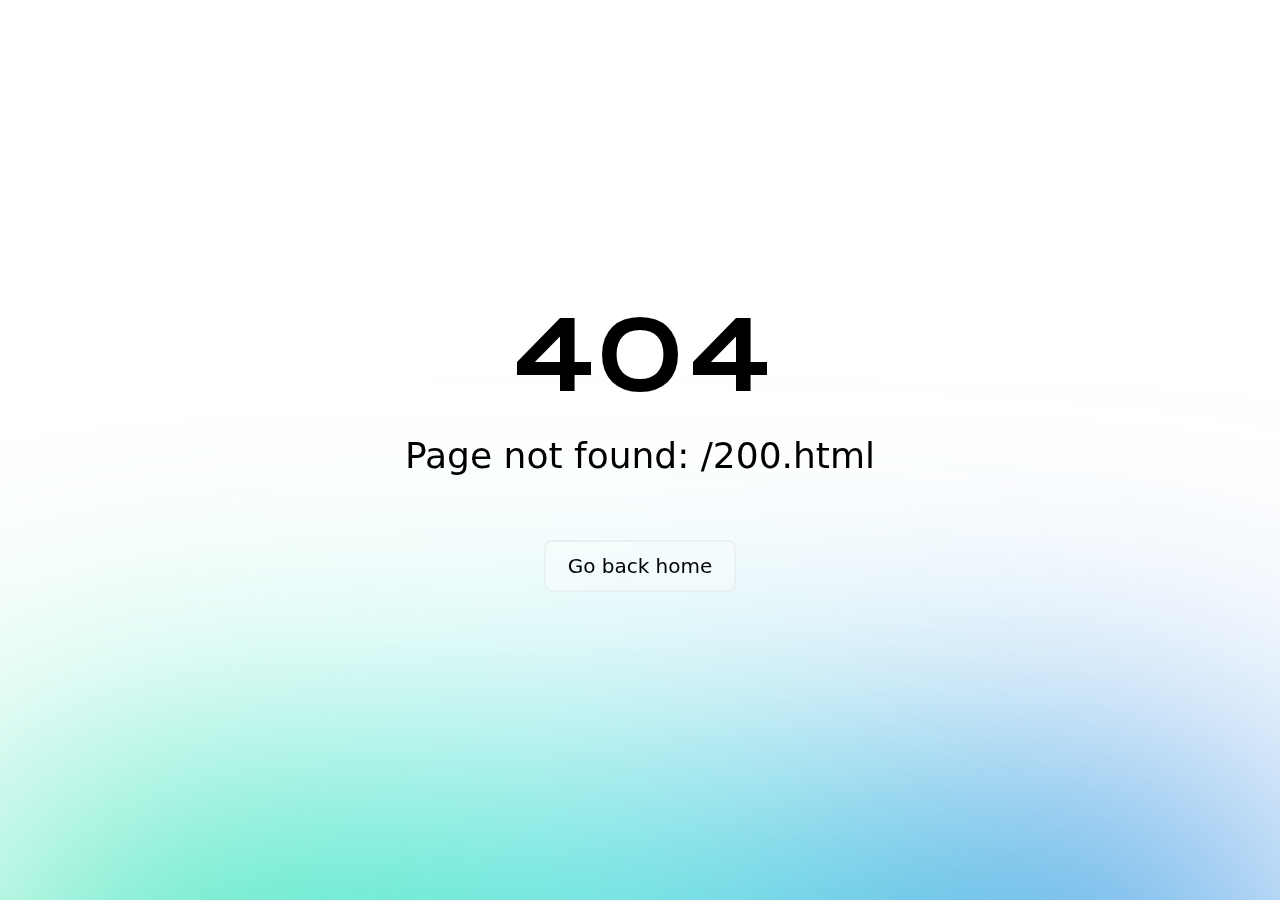
<file: 200.html>
<!DOCTYPE html><html  lang="en"><head><meta charset="utf-8">
<meta name="viewport" content="width=device-width, initial-scale=1">
<title>Camden Richter</title>
<link rel="stylesheet" href="https://cdnjs.cloudflare.com/ajax/libs/font-awesome/6.7.2/css/all.min.css">
<style>@font-face{font-family:Lexend Deca;src:local("Lexend Deca Variable"),url(/_fonts/K2F1fZFYk-dHSE0UPPuwQ5qoJy_YZ2ONtuQ-Sca8urTKUcfJ1VxnVzXxcrx3h1pV9FcgvU4VwcO5Iig.woff2) format(woff2);font-display:swap;unicode-range:U+0102-0103,U+0110-0111,U+0128-0129,U+0168-0169,U+01A0-01A1,U+01AF-01B0,U+0300-0301,U+0303-0304,U+0308-0309,U+0323,U+0329,U+1EA0-1EF9,U+20AB;font-weight:100 900;font-style:normal}@font-face{font-family:"Lexend Deca Fallback: Arial";src:local("Arial");size-adjust:109.9146%;ascent-override:90.9798%;descent-override:22.7449%;line-gap-override:0%}@font-face{font-family:Lexend Deca;src:local("Lexend Deca Variable"),url(/_fonts/K2F1fZFYk-dHSE0UPPuwQ5qpJy_YZ2ONtuQ-t9PwTYDpVpzAl16Cyi78MMOzFDD8niYTJZS4q0_kBBo.woff2) format(woff2);font-display:swap;unicode-range:U+0100-02BA,U+02BD-02C5,U+02C7-02CC,U+02CE-02D7,U+02DD-02FF,U+0304,U+0308,U+0329,U+1D00-1DBF,U+1E00-1E9F,U+1EF2-1EFF,U+2020,U+20A0-20AB,U+20AD-20C0,U+2113,U+2C60-2C7F,U+A720-A7FF;font-weight:100 900;font-style:normal}@font-face{font-family:Lexend Deca;src:local("Lexend Deca Variable"),url(/_fonts/K2F1fZFYk-dHSE0UPPuwQ5qnJy_YZ2ON-A5rIVigY4wxh_fRrNJ-whcWX6oP398w0TR4IaCZx0zA.woff2) format(woff2);font-display:swap;unicode-range:U+0000-00FF,U+0131,U+0152-0153,U+02BB-02BC,U+02C6,U+02DA,U+02DC,U+0304,U+0308,U+0329,U+2000-206F,U+20AC,U+2122,U+2191,U+2193,U+2212,U+2215,U+FEFF,U+FFFD;font-weight:100 900;font-style:normal}@font-face{font-family:Lexend Deca;src:local("Lexend Deca Thin"),url(/_fonts/K2FifZFYk-dHSE0UPPuwQ7CrD94i-NCKm-U48MxArw-8f3Lq64PoBlYJrTwQ7R89x6_h630FRcHejlRMDszPBk.woff) format(woff);font-display:swap;font-weight:100;font-style:normal}@font-face{font-family:Lexend Deca;src:local("Lexend Deca ExtraLight"),url(/_fonts/K2FifZFYk-dHSE0UPPuwQ7CrD94i-NCKm-U4cM1Arw-oZoUn5BwXxC8ZfX1RbC8VWR4QjVYsSo6tVS9p7_ZgEs.woff) format(woff);font-display:swap;font-weight:200;font-style:normal}@font-face{font-family:Lexend Deca;src:local("Lexend Deca Light"),url(/_fonts/K2FifZFYk-dHSE0UPPuwQ7CrD94i-NCKm-U4rs1Arw-h2R3vfEiuSx5456QkcdA4WeyrKy7Q0bOUcCz9f_tz30.woff) format(woff);font-display:swap;font-weight:300;font-style:normal}@font-face{font-family:Lexend Deca;src:local("Lexend Deca Regular"),local("Lexend Deca"),url(/_fonts/K2FifZFYk-dHSE0UPPuwQ7CrD94i-NCKm-U48M1Arw-e95l117CcuBWDi9Y58xABNef9YC48yCeRxiQ_F1_JVk.woff) format(woff);font-display:swap;font-weight:400;font-style:normal}@font-face{font-family:Lexend Deca;src:local("Lexend Deca Medium"),url(/_fonts/K2FifZFYk-dHSE0UPPuwQ7CrD94i-NCKm-U4ws1Arw-vmiGXE9vbBRLCjgH0S1YQ_HGEHWX3hKnretio3bFWlE.woff) format(woff);font-display:swap;font-weight:500;font-style:normal}@font-face{font-family:Lexend Deca;src:local("Lexend Deca SemiBold"),url(/_fonts/K2FifZFYk-dHSE0UPPuwQ7CrD94i-NCKm-U4LspArw-KHaeqct9_nau_EhhVelxJfqOzjOqdo3nV4ndhZjWNY0.woff) format(woff);font-display:swap;font-weight:600;font-style:normal}@font-face{font-family:Lexend Deca;src:local("Lexend Deca Bold"),url(/_fonts/K2FifZFYk-dHSE0UPPuwQ7CrD94i-NCKm-U4F8pArw-JnkvfIMWem7jEsMoGf_9fdspw0wp3m_Xh_Rp7tiPmws.woff) format(woff);font-display:swap;font-weight:700;font-style:normal}@font-face{font-family:Lexend Deca;src:local("Lexend Deca ExtraBold"),url(/_fonts/K2FifZFYk-dHSE0UPPuwQ7CrD94i-NCKm-U4cMpArw-FV9Zd4__fdbJyAxi8d4C0F_GQ_D7Keol9x2vkjOmwFk.woff) format(woff);font-display:swap;font-weight:800;font-style:normal}@font-face{font-family:Lexend Deca;src:local("Lexend Deca Black"),url(/_fonts/K2FifZFYk-dHSE0UPPuwQ7CrD94i-NCKm-U4WcpArw-PK_z5FRCupXcaBm4ZAQrsBg_LGB2JELGW5fc3wCHgTw.woff) format(woff);font-display:swap;font-weight:900;font-style:normal}@font-face{font-family:Krona One;src:local("Krona One Regular"),local("Krona One"),url(/_fonts/jAnEgHdjHcjgfIb1ZcUyOIWg_8a0Wy2V-MfGXScc0yD_HeQBRDeb3d0CY7yVk53MvbehUaJZREVo.woff2) format(woff2);font-display:swap;unicode-range:U+0100-02BA,U+02BD-02C5,U+02C7-02CC,U+02CE-02D7,U+02DD-02FF,U+0304,U+0308,U+0329,U+1D00-1DBF,U+1E00-1E9F,U+1EF2-1EFF,U+2020,U+20A0-20AB,U+20AD-20C0,U+2113,U+2C60-2C7F,U+A720-A7FF;font-weight:400;font-style:normal}@font-face{font-family:"Krona One Fallback: Arial";src:local("Arial");size-adjust:147.8642%;ascent-override:67.0352%;descent-override:17.5018%;line-gap-override:0%}@font-face{font-family:Krona One;src:local("Krona One Regular"),local("Krona One"),url(/_fonts/jAnEgHdjHcjgfIb1ZcUyNoWg_8a0Ww-nMuCzCb3110ZMVctuFvazDNd3k7wuooRmXvrds84x0Q.woff2) format(woff2);font-display:swap;unicode-range:U+0000-00FF,U+0131,U+0152-0153,U+02BB-02BC,U+02C6,U+02DA,U+02DC,U+0304,U+0308,U+0329,U+2000-206F,U+20AC,U+2122,U+2191,U+2193,U+2212,U+2215,U+FEFF,U+FFFD;font-weight:400;font-style:normal}@font-face{font-family:Krona One;src:local("Krona One Regular"),local("Krona One"),url(/_fonts/jAnEgHdjHcjgfIb1ZcUCMg-1VlMU6valvxmJXnG1IvDAZHB5TA_xNVpfzTiY5xWALs.woff) format(woff);font-display:swap;font-weight:400;font-style:normal}body{background-color:#202020;color:#fff;font-family:Lexend Deca,"Lexend Deca Fallback: Arial",sans-serif;margin:0;padding:0}h1{font-family:Krona One,"Krona One Fallback: Arial",sans-serif}main{align-items:center;display:flex;flex-direction:column;margin:10px 250px}main h1{font-size:2.5em;margin-bottom:40px}hr{background:#444;border:0;height:1px;margin:20px 0 0}a{color:#27a8e4}a:visited{color:#27e4d4}@media (max-width:1200px){main{margin:10px 150px}}@media (max-width:768px){main{margin:10px 50px}}</style>
<link rel="stylesheet" href="/_nuxt/entry.CRsMp4qs.css" crossorigin>
<link rel="modulepreload" as="script" crossorigin href="/_nuxt/DekIAo6A.js">
<link rel="prefetch" as="script" crossorigin href="/_nuxt/CRCmbUy5.js">
<link rel="prefetch" as="script" crossorigin href="/_nuxt/vPopPJP5.js">
<link rel="icon" type="image/x-icon" href="/favicon.ico">
<script type="module" src="/_nuxt/DekIAo6A.js" crossorigin></script>
<script id="unhead:payload" type="application/json">{"title":"Camden Richter"}</script><script>"use strict";(()=>{const t=window,e=document.documentElement,c=["dark","light"],n=getStorageValue("localStorage","nuxt-color-mode")||"system";let i=n==="system"?u():n;const r=e.getAttribute("data-color-mode-forced");r&&(i=r),l(i),t["__NUXT_COLOR_MODE__"]={preference:n,value:i,getColorScheme:u,addColorScheme:l,removeColorScheme:d};function l(o){const s=""+o+"",a="";e.classList?e.classList.add(s):e.className+=" "+s,a&&e.setAttribute("data-"+a,o)}function d(o){const s=""+o+"",a="";e.classList?e.classList.remove(s):e.className=e.className.replace(new RegExp(s,"g"),""),a&&e.removeAttribute("data-"+a)}function f(o){return t.matchMedia("(prefers-color-scheme"+o+")")}function u(){if(t.matchMedia&&f("").media!=="not all"){for(const o of c)if(f(":"+o).matches)return o}return"light"}})();function getStorageValue(t,e){switch(t){case"localStorage":return window.localStorage.getItem(e);case"sessionStorage":return window.sessionStorage.getItem(e);case"cookie":return getCookie(e);default:return null}}function getCookie(t){const c=("; "+window.document.cookie).split("; "+t+"=");if(c.length===2)return c.pop()?.split(";").shift()}</script></head><body><div id="__nuxt" class="isolate"></div><div id="teleports"></div><script type="application/json" data-nuxt-data="nuxt-app" data-ssr="false" id="__NUXT_DATA__">[{"prerenderedAt":1,"serverRendered":2},1744004112130,false]</script>
<script>window.__NUXT__={};window.__NUXT__.config={public:{},app:{baseURL:"/",buildId:"015453a6-6c24-4459-b6af-c7da86a44914",buildAssetsDir:"/_nuxt/",cdnURL:""}}</script></body></html>
</file>
<file: _nuxt/entry.CRsMp4qs.css>
@font-face{font-family:Lexend Deca;src:local("Lexend Deca Variable"),url(../_fonts/K2F1fZFYk-dHSE0UPPuwQ5qoJy_YZ2ONtuQ-Sca8urTKUcfJ1VxnVzXxcrx3h1pV9FcgvU4VwcO5Iig.woff2) format(woff2);font-display:swap;unicode-range:U+0102-0103,U+0110-0111,U+0128-0129,U+0168-0169,U+01A0-01A1,U+01AF-01B0,U+0300-0301,U+0303-0304,U+0308-0309,U+0323,U+0329,U+1EA0-1EF9,U+20AB;font-weight:100 900;font-style:normal}@font-face{font-family:"Lexend Deca Fallback: Arial";src:local("Arial");size-adjust:109.9146%;ascent-override:90.9798%;descent-override:22.7449%;line-gap-override:0%}@font-face{font-family:Lexend Deca;src:local("Lexend Deca Variable"),url(../_fonts/K2F1fZFYk-dHSE0UPPuwQ5qpJy_YZ2ONtuQ-t9PwTYDpVpzAl16Cyi78MMOzFDD8niYTJZS4q0_kBBo.woff2) format(woff2);font-display:swap;unicode-range:U+0100-02BA,U+02BD-02C5,U+02C7-02CC,U+02CE-02D7,U+02DD-02FF,U+0304,U+0308,U+0329,U+1D00-1DBF,U+1E00-1E9F,U+1EF2-1EFF,U+2020,U+20A0-20AB,U+20AD-20C0,U+2113,U+2C60-2C7F,U+A720-A7FF;font-weight:100 900;font-style:normal}@font-face{font-family:Lexend Deca;src:local("Lexend Deca Variable"),url(../_fonts/K2F1fZFYk-dHSE0UPPuwQ5qnJy_YZ2ON-A5rIVigY4wxh_fRrNJ-whcWX6oP398w0TR4IaCZx0zA.woff2) format(woff2);font-display:swap;unicode-range:U+0000-00FF,U+0131,U+0152-0153,U+02BB-02BC,U+02C6,U+02DA,U+02DC,U+0304,U+0308,U+0329,U+2000-206F,U+20AC,U+2122,U+2191,U+2193,U+2212,U+2215,U+FEFF,U+FFFD;font-weight:100 900;font-style:normal}@font-face{font-family:Lexend Deca;src:local("Lexend Deca Thin"),url(../_fonts/K2FifZFYk-dHSE0UPPuwQ7CrD94i-NCKm-U48MxArw-8f3Lq64PoBlYJrTwQ7R89x6_h630FRcHejlRMDszPBk.woff) format(woff);font-display:swap;font-weight:100;font-style:normal}@font-face{font-family:Lexend Deca;src:local("Lexend Deca ExtraLight"),url(../_fonts/K2FifZFYk-dHSE0UPPuwQ7CrD94i-NCKm-U4cM1Arw-oZoUn5BwXxC8ZfX1RbC8VWR4QjVYsSo6tVS9p7_ZgEs.woff) format(woff);font-display:swap;font-weight:200;font-style:normal}@font-face{font-family:Lexend Deca;src:local("Lexend Deca Light"),url(../_fonts/K2FifZFYk-dHSE0UPPuwQ7CrD94i-NCKm-U4rs1Arw-h2R3vfEiuSx5456QkcdA4WeyrKy7Q0bOUcCz9f_tz30.woff) format(woff);font-display:swap;font-weight:300;font-style:normal}@font-face{font-family:Lexend Deca;src:local("Lexend Deca Regular"),local("Lexend Deca"),url(../_fonts/K2FifZFYk-dHSE0UPPuwQ7CrD94i-NCKm-U48M1Arw-e95l117CcuBWDi9Y58xABNef9YC48yCeRxiQ_F1_JVk.woff) format(woff);font-display:swap;font-weight:400;font-style:normal}@font-face{font-family:Lexend Deca;src:local("Lexend Deca Medium"),url(../_fonts/K2FifZFYk-dHSE0UPPuwQ7CrD94i-NCKm-U4ws1Arw-vmiGXE9vbBRLCjgH0S1YQ_HGEHWX3hKnretio3bFWlE.woff) format(woff);font-display:swap;font-weight:500;font-style:normal}@font-face{font-family:Lexend Deca;src:local("Lexend Deca SemiBold"),url(../_fonts/K2FifZFYk-dHSE0UPPuwQ7CrD94i-NCKm-U4LspArw-KHaeqct9_nau_EhhVelxJfqOzjOqdo3nV4ndhZjWNY0.woff) format(woff);font-display:swap;font-weight:600;font-style:normal}@font-face{font-family:Lexend Deca;src:local("Lexend Deca Bold"),url(../_fonts/K2FifZFYk-dHSE0UPPuwQ7CrD94i-NCKm-U4F8pArw-JnkvfIMWem7jEsMoGf_9fdspw0wp3m_Xh_Rp7tiPmws.woff) format(woff);font-display:swap;font-weight:700;font-style:normal}@font-face{font-family:Lexend Deca;src:local("Lexend Deca ExtraBold"),url(../_fonts/K2FifZFYk-dHSE0UPPuwQ7CrD94i-NCKm-U4cMpArw-FV9Zd4__fdbJyAxi8d4C0F_GQ_D7Keol9x2vkjOmwFk.woff) format(woff);font-display:swap;font-weight:800;font-style:normal}@font-face{font-family:Lexend Deca;src:local("Lexend Deca Black"),url(../_fonts/K2FifZFYk-dHSE0UPPuwQ7CrD94i-NCKm-U4WcpArw-PK_z5FRCupXcaBm4ZAQrsBg_LGB2JELGW5fc3wCHgTw.woff) format(woff);font-display:swap;font-weight:900;font-style:normal}@font-face{font-family:Krona One;src:local("Krona One Regular"),local("Krona One"),url(../_fonts/jAnEgHdjHcjgfIb1ZcUyOIWg_8a0Wy2V-MfGXScc0yD_HeQBRDeb3d0CY7yVk53MvbehUaJZREVo.woff2) format(woff2);font-display:swap;unicode-range:U+0100-02BA,U+02BD-02C5,U+02C7-02CC,U+02CE-02D7,U+02DD-02FF,U+0304,U+0308,U+0329,U+1D00-1DBF,U+1E00-1E9F,U+1EF2-1EFF,U+2020,U+20A0-20AB,U+20AD-20C0,U+2113,U+2C60-2C7F,U+A720-A7FF;font-weight:400;font-style:normal}@font-face{font-family:Krona One;src:local("Krona One Regular"),local("Krona One"),url(../_fonts/jAnEgHdjHcjgfIb1ZcUyNoWg_8a0Ww-nMuCzCb3110ZMVctuFvazDNd3k7wuooRmXvrds84x0Q.woff2) format(woff2);font-display:swap;unicode-range:U+0000-00FF,U+0131,U+0152-0153,U+02BB-02BC,U+02C6,U+02DA,U+02DC,U+0304,U+0308,U+0329,U+2000-206F,U+20AC,U+2122,U+2191,U+2193,U+2212,U+2215,U+FEFF,U+FFFD;font-weight:400;font-style:normal}@font-face{font-family:Krona One;src:local("Krona One Regular"),local("Krona One"),url(../_fonts/jAnEgHdjHcjgfIb1ZcUCMg-1VlMU6valvxmJXnG1IvDAZHB5TA_xNVpfzTiY5xWALs.woff) format(woff);font-display:swap;font-weight:400;font-style:normal}body{background-color:#202020;color:#fff;font-family:Lexend Deca,"Lexend Deca Fallback: Arial",sans-serif;margin:0;padding:0}h1{font-family:Krona One,"Krona One Fallback: Arial",sans-serif}main{align-items:center;display:flex;flex-direction:column;margin:10px 250px}main h1{font-size:2.5em;margin-bottom:40px}hr{background:#444;border:0;height:1px;margin:20px 0 0}a{color:#27a8e4}a:visited{color:#27e4d4}@media (max-width:1200px){main{margin:10px 150px}}@media (max-width:768px){main{margin:10px 50px}}@font-face{font-family:Krona One;src:local("Krona One Regular"),local("Krona One"),url(../_fonts/jAnEgHdjHcjgfIb1ZcUyOIWg_8a0Wy2V-MfGXScc0yD_HeQBRDeb3d0CY7yVk53MvbehUaJZREVo.woff2) format(woff2);font-display:swap;unicode-range:U+0100-02BA,U+02BD-02C5,U+02C7-02CC,U+02CE-02D7,U+02DD-02FF,U+0304,U+0308,U+0329,U+1D00-1DBF,U+1E00-1E9F,U+1EF2-1EFF,U+2020,U+20A0-20AB,U+20AD-20C0,U+2113,U+2C60-2C7F,U+A720-A7FF;font-weight:400;font-style:normal}@font-face{font-family:"Krona One Fallback: Arial";src:local("Arial");size-adjust:147.8642%;ascent-override:67.0352%;descent-override:17.5018%;line-gap-override:0%}@font-face{font-family:Krona One;src:local("Krona One Regular"),local("Krona One"),url(../_fonts/jAnEgHdjHcjgfIb1ZcUyNoWg_8a0Ww-nMuCzCb3110ZMVctuFvazDNd3k7wuooRmXvrds84x0Q.woff2) format(woff2);font-display:swap;unicode-range:U+0000-00FF,U+0131,U+0152-0153,U+02BB-02BC,U+02C6,U+02DA,U+02DC,U+0304,U+0308,U+0329,U+2000-206F,U+20AC,U+2122,U+2191,U+2193,U+2212,U+2215,U+FEFF,U+FFFD;font-weight:400;font-style:normal}@font-face{font-family:Krona One;src:local("Krona One Regular"),local("Krona One"),url(../_fonts/jAnEgHdjHcjgfIb1ZcUCMg-1VlMU6valvxmJXnG1IvDAZHB5TA_xNVpfzTiY5xWALs.woff) format(woff);font-display:swap;font-weight:400;font-style:normal}nav[data-v-1360c641]{margin-top:10px}.branding[data-v-1360c641]{align-items:center;color:#ccb33f;display:flex;flex-direction:row;font-family:Krona One,"Krona One Fallback: Arial",sans-serif;gap:1rem;justify-content:center;letter-spacing:.5em;text-decoration:none;-webkit-user-select:none;-moz-user-select:none;user-select:none}#logo[data-v-1360c641],#logo[data-v-1360c641]:hover{transition:all .3s ease 0s}#logo[data-v-1360c641]:hover{scale:1.1}#main-menu[data-v-1360c641]{display:flex;flex-direction:row;gap:5rem;justify-content:center;list-style-type:none;margin:15px 0 0;padding:0}#main-menu li a[data-v-1360c641]{color:#fff;font-size:1.2rem;text-decoration:none;transition:all .3s ease 0s}#main-menu li a[data-v-1360c641]:active,#main-menu li a[data-v-1360c641]:focus,#main-menu li a[data-v-1360c641]:hover{color:#ccb33f;transition:all .3s ease 0s}#main-menu li a.router-link-active[data-v-1360c641],#pf-link.child-active[data-v-1360c641]{color:#ccb33f;text-decoration:underline}#sub-menu[data-v-1360c641]{background-color:#202020;border-radius:20px;box-shadow:10px 10px 10px #1a1a1a,-10px -10px 10px #262626;display:none;font-size:1rem;gap:3rem;list-style-type:none;margin:15px auto;max-width:-moz-fit-content;max-width:fit-content;padding:20px}#sub-menu li a[data-v-1360c641]{color:#fff;text-decoration:none;transition:all .3s ease 0s}#sub-menu li a[data-v-1360c641]:active,#sub-menu li a[data-v-1360c641]:focus,#sub-menu li a[data-v-1360c641]:hover{color:#ccb33f;transition:all .3s ease 0s}#sub-menu li a.router-link-active[data-v-1360c641]{color:#ccb33f;text-decoration:underline}@media (max-width:500px){.branding[data-v-1360c641]{display:grid;gap:0 .8rem;grid-template-areas:"logo logo first-name" "logo logo last-name";justify-content:left;padding-left:20px}#logo[data-v-1360c641]{grid-area:logo}#logo img[data-v-1360c641]{height:60px;width:60px}#first-name[data-v-1360c641]{grid-area:first-name}#first-name[data-v-1360c641],#last-name[data-v-1360c641]{line-height:.1em;margin:.1 0}#last-name[data-v-1360c641]{grid-area:last-name}#main-menu[data-v-1360c641]{align-items:center;display:flex;flex-direction:column;gap:1rem}.fa-chevron-down[data-v-1360c641],.fa-chevron-up[data-v-1360c641]{display:none}#sub-menu[data-v-1360c641]{align-items:center;display:flex!important;flex-direction:column;gap:1rem}}@media (max-width:400px){#logo img[data-v-1360c641]{height:45px;width:45px}#first-name[data-v-1360c641],#last-name[data-v-1360c641]{font-size:1rem}}footer[data-v-390ce882]{align-items:center;display:flex;justify-content:space-evenly;padding:2rem}.attribution a[data-v-390ce882]{color:#777;transition:all .3s ease 0s}.attribution a[data-v-390ce882]:active,.attribution a[data-v-390ce882]:focus,.attribution a[data-v-390ce882]:hover,.social-media a[data-v-390ce882]:active,.social-media a[data-v-390ce882]:focus,.social-media a[data-v-390ce882]:hover{color:#ccb33f;transition:all .3s ease 0s}.subtext[data-v-390ce882]{color:#777;font-size:.85rem;font-style:italic}.social-media[data-v-390ce882]{background-image:url(../img/swoosh.svg);background-position:50%;background-repeat:no-repeat;background-size:contain;display:flex;gap:2rem;padding:2rem 5rem}.social-media a[data-v-390ce882]{font-size:1.5rem;transition:all .3s ease 0s}.contact-info a[data-v-390ce882],.social-media a[data-v-390ce882]{color:#fff;text-decoration:none}@media (max-width:750px){footer[data-v-390ce882]{flex-direction:column;gap:1rem}}
</file>
<file: _nuxt/Card.BfVjFf2R.css>
@font-face{font-family:Krona One;src:local("Krona One Regular"),local("Krona One"),url(../_fonts/jAnEgHdjHcjgfIb1ZcUyOIWg_8a0Wy2V-MfGXScc0yD_HeQBRDeb3d0CY7yVk53MvbehUaJZREVo.woff2) format(woff2);font-display:swap;unicode-range:U+0100-02BA,U+02BD-02C5,U+02C7-02CC,U+02CE-02D7,U+02DD-02FF,U+0304,U+0308,U+0329,U+1D00-1DBF,U+1E00-1E9F,U+1EF2-1EFF,U+2020,U+20A0-20AB,U+20AD-20C0,U+2113,U+2C60-2C7F,U+A720-A7FF;font-weight:400;font-style:normal}@font-face{font-family:"Krona One Fallback: Arial";src:local("Arial");size-adjust:147.8642%;ascent-override:67.0352%;descent-override:17.5018%;line-gap-override:0%}@font-face{font-family:Krona One;src:local("Krona One Regular"),local("Krona One"),url(../_fonts/jAnEgHdjHcjgfIb1ZcUyNoWg_8a0Ww-nMuCzCb3110ZMVctuFvazDNd3k7wuooRmXvrds84x0Q.woff2) format(woff2);font-display:swap;unicode-range:U+0000-00FF,U+0131,U+0152-0153,U+02BB-02BC,U+02C6,U+02DA,U+02DC,U+0304,U+0308,U+0329,U+2000-206F,U+20AC,U+2122,U+2191,U+2193,U+2212,U+2215,U+FEFF,U+FFFD;font-weight:400;font-style:normal}@font-face{font-family:Krona One;src:local("Krona One Regular"),local("Krona One"),url(../_fonts/jAnEgHdjHcjgfIb1ZcUCMg-1VlMU6valvxmJXnG1IvDAZHB5TA_xNVpfzTiY5xWALs.woff) format(woff);font-display:swap;font-weight:400;font-style:normal}.card[data-v-1f528907]{background-color:#202020;border-radius:20px;box-shadow:10px 10px 10px #1a1a1a,-10px -10px 10px #262626;color:#fff;padding:25px 40px;transition:all .3s ease 0s}.card h2[data-v-1f528907]{margin-top:0}.card[data-v-1f528907]:hover{background-color:#252525;box-shadow:10px 10px 20px #1f1f1f,-10px -10px 20px #262626;opacity:.9;transform:scale(1.03);transition:all .3s ease 0s}.overlay[data-v-1f528907]{background-color:#303030;border-radius:40px;height:60%;justify-content:center;left:50%;position:fixed;top:50%;transform:translate(-50%,-50%);transition:all .3s ease 0s;width:80%;z-index:50}.overlay[data-v-1f528907],.overlay-content[data-v-1f528907]{align-items:center;display:flex}.overlay-content[data-v-1f528907]{gap:60px;justify-content:space-evenly;padding:0 120px}.close-button[data-v-1f528907]{background-color:#a94d4e;border:none;border-radius:100px;color:#fff;cursor:pointer;font-family:Krona One,"Krona One Fallback: Arial",sans-serif;padding:10px 20px;position:absolute;right:25px;top:25px;transition:all .2s ease 0s}.close-button[data-v-1f528907]:hover{background-color:#80393b;font-size:1em}.overlay-image[data-v-1f528907]{align-items:center}.overlay-image[data-v-1f528907],.overlay-info[data-v-1f528907]{display:flex;height:100%;justify-content:center;width:100%}.overlay-info[data-v-1f528907]{flex-direction:column}.overlay a[data-v-1f528907]{background-color:#27a8e4;border-radius:5px;color:#000;display:flex;justify-content:center;margin-top:10px;padding:10px 20px;text-decoration:none;transition:all .3s ease 0s}.overlay a[data-v-1f528907]:active,.overlay a[data-v-1f528907]:focus,.overlay a[data-v-1f528907]:hover{background-color:#27e4d4;transition:all .3s ease 0s}.overlay-image img[data-v-1f528907]{border-radius:20px;height:100%;width:100%}.card-footer p[data-v-1f528907]{color:#606060;font-size:.8em;margin:0;text-align:right;-webkit-user-select:none;-moz-user-select:none;user-select:none}@media (max-width:1000px){.card[data-v-1f528907]{padding:20px 30px}.overlay[data-v-1f528907]{height:80%;padding:20px;width:90%}.overlay-content[data-v-1f528907]{flex-direction:column;gap:20px;padding:0 20px}.overlay-image[data-v-1f528907]{height:auto;width:70%}.overlay-image img[data-v-1f528907]{height:auto;width:100%}}@media (max-width:600px){.card[data-v-1f528907]{padding:20px 30px}.overlay[data-v-1f528907]{height:85%;padding:20px;width:80%}.overlay-content[data-v-1f528907]{flex-direction:column;gap:20px;padding:0 20px}.overlay-image[data-v-1f528907],.overlay-image img[data-v-1f528907]{height:auto;width:100%}}
</file>
<file: _nuxt/portfolio.D8CwohqN.css>
@font-face{font-family:Krona One;src:local("Krona One Regular"),local("Krona One"),url(../_fonts/jAnEgHdjHcjgfIb1ZcUyOIWg_8a0Wy2V-MfGXScc0yD_HeQBRDeb3d0CY7yVk53MvbehUaJZREVo.woff2) format(woff2);font-display:swap;unicode-range:U+0100-02BA,U+02BD-02C5,U+02C7-02CC,U+02CE-02D7,U+02DD-02FF,U+0304,U+0308,U+0329,U+1D00-1DBF,U+1E00-1E9F,U+1EF2-1EFF,U+2020,U+20A0-20AB,U+20AD-20C0,U+2113,U+2C60-2C7F,U+A720-A7FF;font-weight:400;font-style:normal}@font-face{font-family:Krona One;src:local("Krona One Regular"),local("Krona One"),url(../_fonts/jAnEgHdjHcjgfIb1ZcUyNoWg_8a0Ww-nMuCzCb3110ZMVctuFvazDNd3k7wuooRmXvrds84x0Q.woff2) format(woff2);font-display:swap;unicode-range:U+0000-00FF,U+0131,U+0152-0153,U+02BB-02BC,U+02C6,U+02DA,U+02DC,U+0304,U+0308,U+0329,U+2000-206F,U+20AC,U+2122,U+2191,U+2193,U+2212,U+2215,U+FEFF,U+FFFD;font-weight:400;font-style:normal}@font-face{font-family:Krona One;src:local("Krona One Regular"),local("Krona One"),url(../_fonts/jAnEgHdjHcjgfIb1ZcUCMg-1VlMU6valvxmJXnG1IvDAZHB5TA_xNVpfzTiY5xWALs.woff) format(woff);font-display:swap;font-weight:400;font-style:normal}.banner-left[data-v-046decff]{align-items:top;background-color:#202020;border-radius:20px;box-shadow:10px 10px 10px #1a1a1a,-10px -10px 10px #262626;display:flex;gap:2rem;justify-content:space-between;margin:1rem 0;padding:2rem}img[data-v-046decff]{border-radius:10px}.banner-info[data-v-046decff]{font-size:x-large;max-width:auto}.banner-info h2[data-v-046decff]{font-family:Krona One,"Krona One Fallback: Arial",sans-serif}button[data-v-046decff]{background-color:#27a8e4;border:none;border-radius:5px;color:#000;cursor:pointer;font-size:.6em;padding:.5rem 1rem}button[data-v-046decff]:focus,button[data-v-046decff]:hover{background-color:#27e4d4}button[data-v-046decff]:active,button[data-v-046decff]:focus-visible{background-color:#0f5b8c}@media (max-width:850px){.banner-left[data-v-046decff]{flex-direction:column}.banner-info[data-v-046decff]{text-align:center}}@media (max-width:600px){.banner-left[data-v-046decff]{align-items:center;gap:0;padding:1rem}.banner-info[data-v-046decff]{font-size:medium}img[data-v-046decff]{flex:content;width:250px}button[data-v-046decff]{font-size:1em;margin-bottom:.5rem;padding:.5rem 1rem;width:100%}}@font-face{font-family:Krona One;src:local("Krona One Regular"),local("Krona One"),url(../_fonts/jAnEgHdjHcjgfIb1ZcUyOIWg_8a0Wy2V-MfGXScc0yD_HeQBRDeb3d0CY7yVk53MvbehUaJZREVo.woff2) format(woff2);font-display:swap;unicode-range:U+0100-02BA,U+02BD-02C5,U+02C7-02CC,U+02CE-02D7,U+02DD-02FF,U+0304,U+0308,U+0329,U+1D00-1DBF,U+1E00-1E9F,U+1EF2-1EFF,U+2020,U+20A0-20AB,U+20AD-20C0,U+2113,U+2C60-2C7F,U+A720-A7FF;font-weight:400;font-style:normal}@font-face{font-family:"Krona One Fallback: Arial";src:local("Arial");size-adjust:147.8642%;ascent-override:67.0352%;descent-override:17.5018%;line-gap-override:0%}@font-face{font-family:Krona One;src:local("Krona One Regular"),local("Krona One"),url(../_fonts/jAnEgHdjHcjgfIb1ZcUyNoWg_8a0Ww-nMuCzCb3110ZMVctuFvazDNd3k7wuooRmXvrds84x0Q.woff2) format(woff2);font-display:swap;unicode-range:U+0000-00FF,U+0131,U+0152-0153,U+02BB-02BC,U+02C6,U+02DA,U+02DC,U+0304,U+0308,U+0329,U+2000-206F,U+20AC,U+2122,U+2191,U+2193,U+2212,U+2215,U+FEFF,U+FFFD;font-weight:400;font-style:normal}@font-face{font-family:Krona One;src:local("Krona One Regular"),local("Krona One"),url(../_fonts/jAnEgHdjHcjgfIb1ZcUCMg-1VlMU6valvxmJXnG1IvDAZHB5TA_xNVpfzTiY5xWALs.woff) format(woff);font-display:swap;font-weight:400;font-style:normal}.banner-right[data-v-0e34be9b]{align-items:top;background-color:#202020;border-radius:20px;box-shadow:10px 10px 10px #1a1a1a,-10px -10px 10px #262626;display:flex;gap:2rem;justify-content:space-between;margin:1rem 0;padding:2rem}img[data-v-0e34be9b]{border-radius:10px}.banner-info[data-v-0e34be9b]{font-size:x-large;max-width:auto;text-align:right}.banner-info h2[data-v-0e34be9b]{font-family:Krona One,"Krona One Fallback: Arial",sans-serif}button[data-v-0e34be9b]{background-color:#27a8e4;border:none;border-radius:5px;color:#000;cursor:pointer;font-size:.6em;padding:.5rem 1rem}button[data-v-0e34be9b]:focus,button[data-v-0e34be9b]:hover{background-color:#27e4d4}button[data-v-0e34be9b]:active,button[data-v-0e34be9b]:focus-visible{background-color:#0f5b8c}@media (max-width:850px){.banner-right[data-v-0e34be9b]{flex-direction:column-reverse}.banner-info[data-v-0e34be9b]{text-align:center}}@media (max-width:600px){.banner-right[data-v-0e34be9b]{align-items:center;gap:0;padding:1rem}.banner-info[data-v-0e34be9b]{font-size:medium}img[data-v-0e34be9b]{flex:content;width:250px}button[data-v-0e34be9b]{font-size:1em;margin-bottom:.5rem;padding:.5rem 1rem;width:100%}}
</file>
